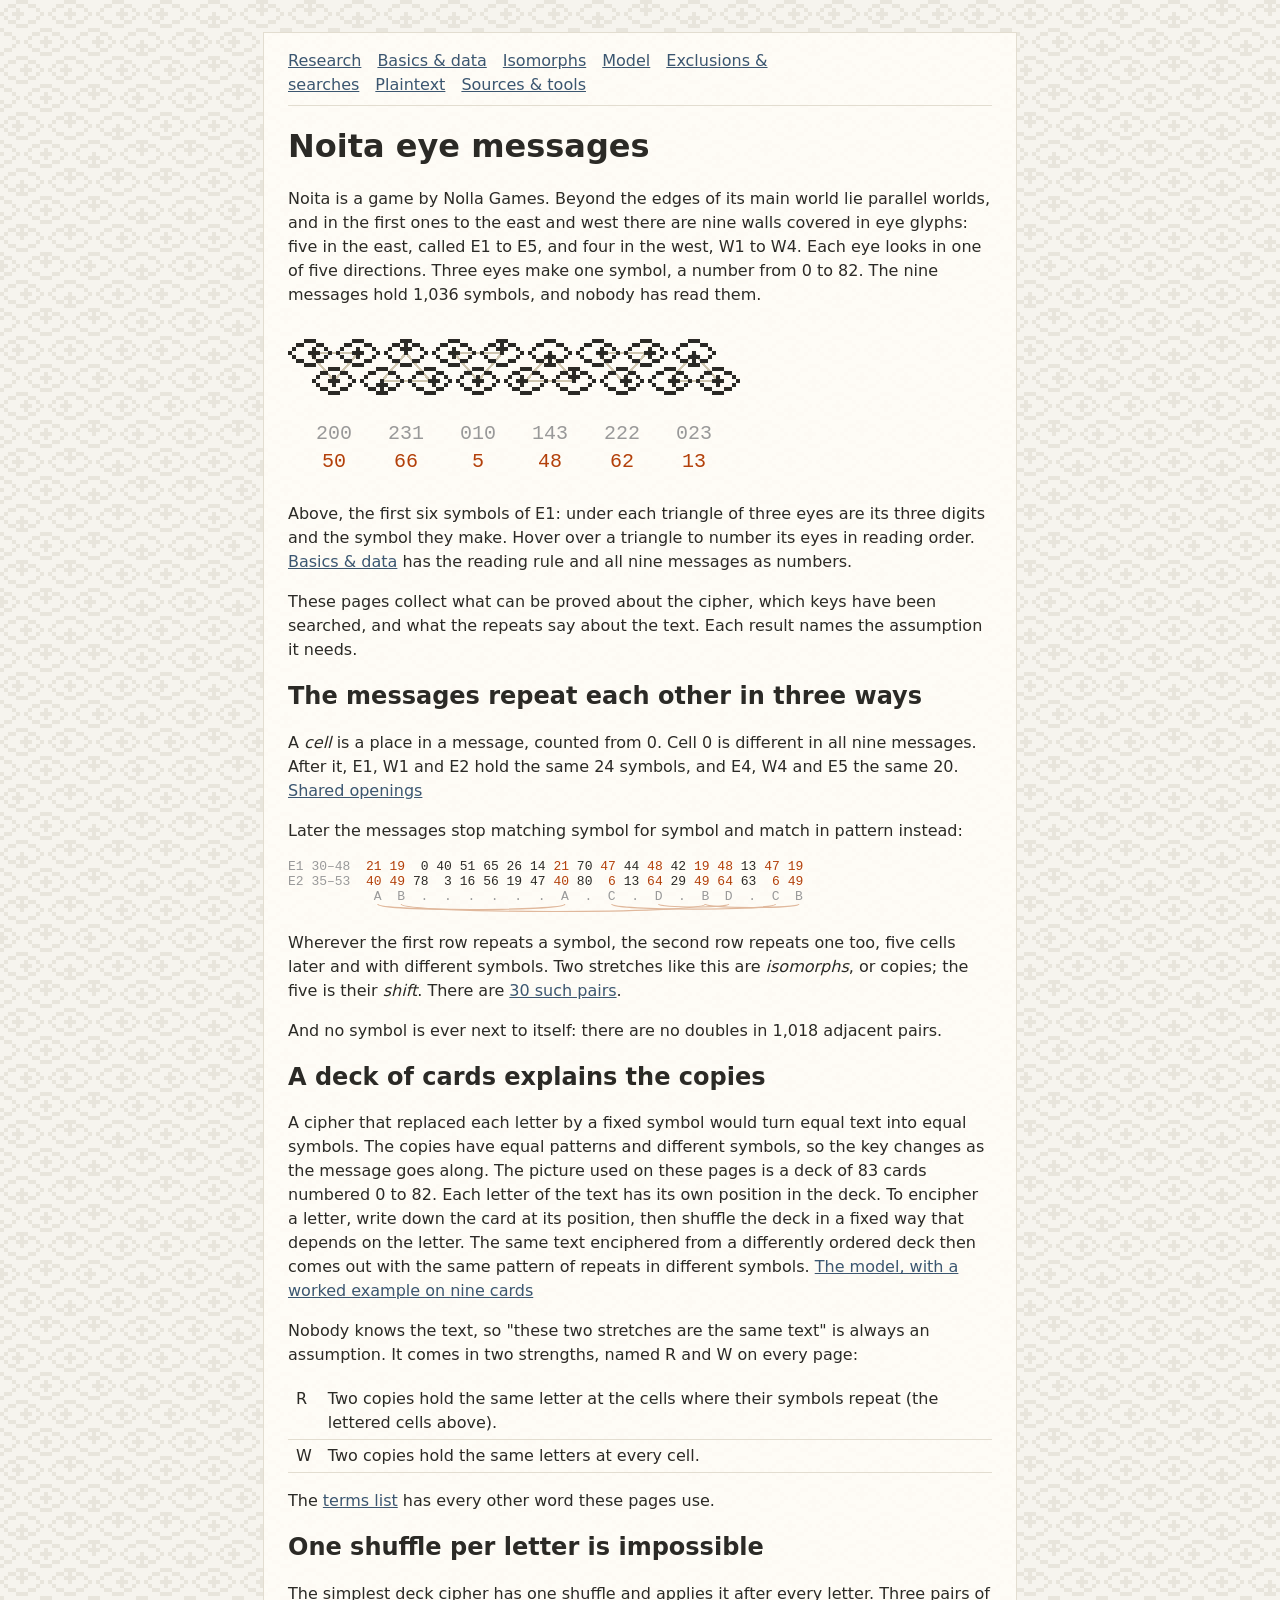
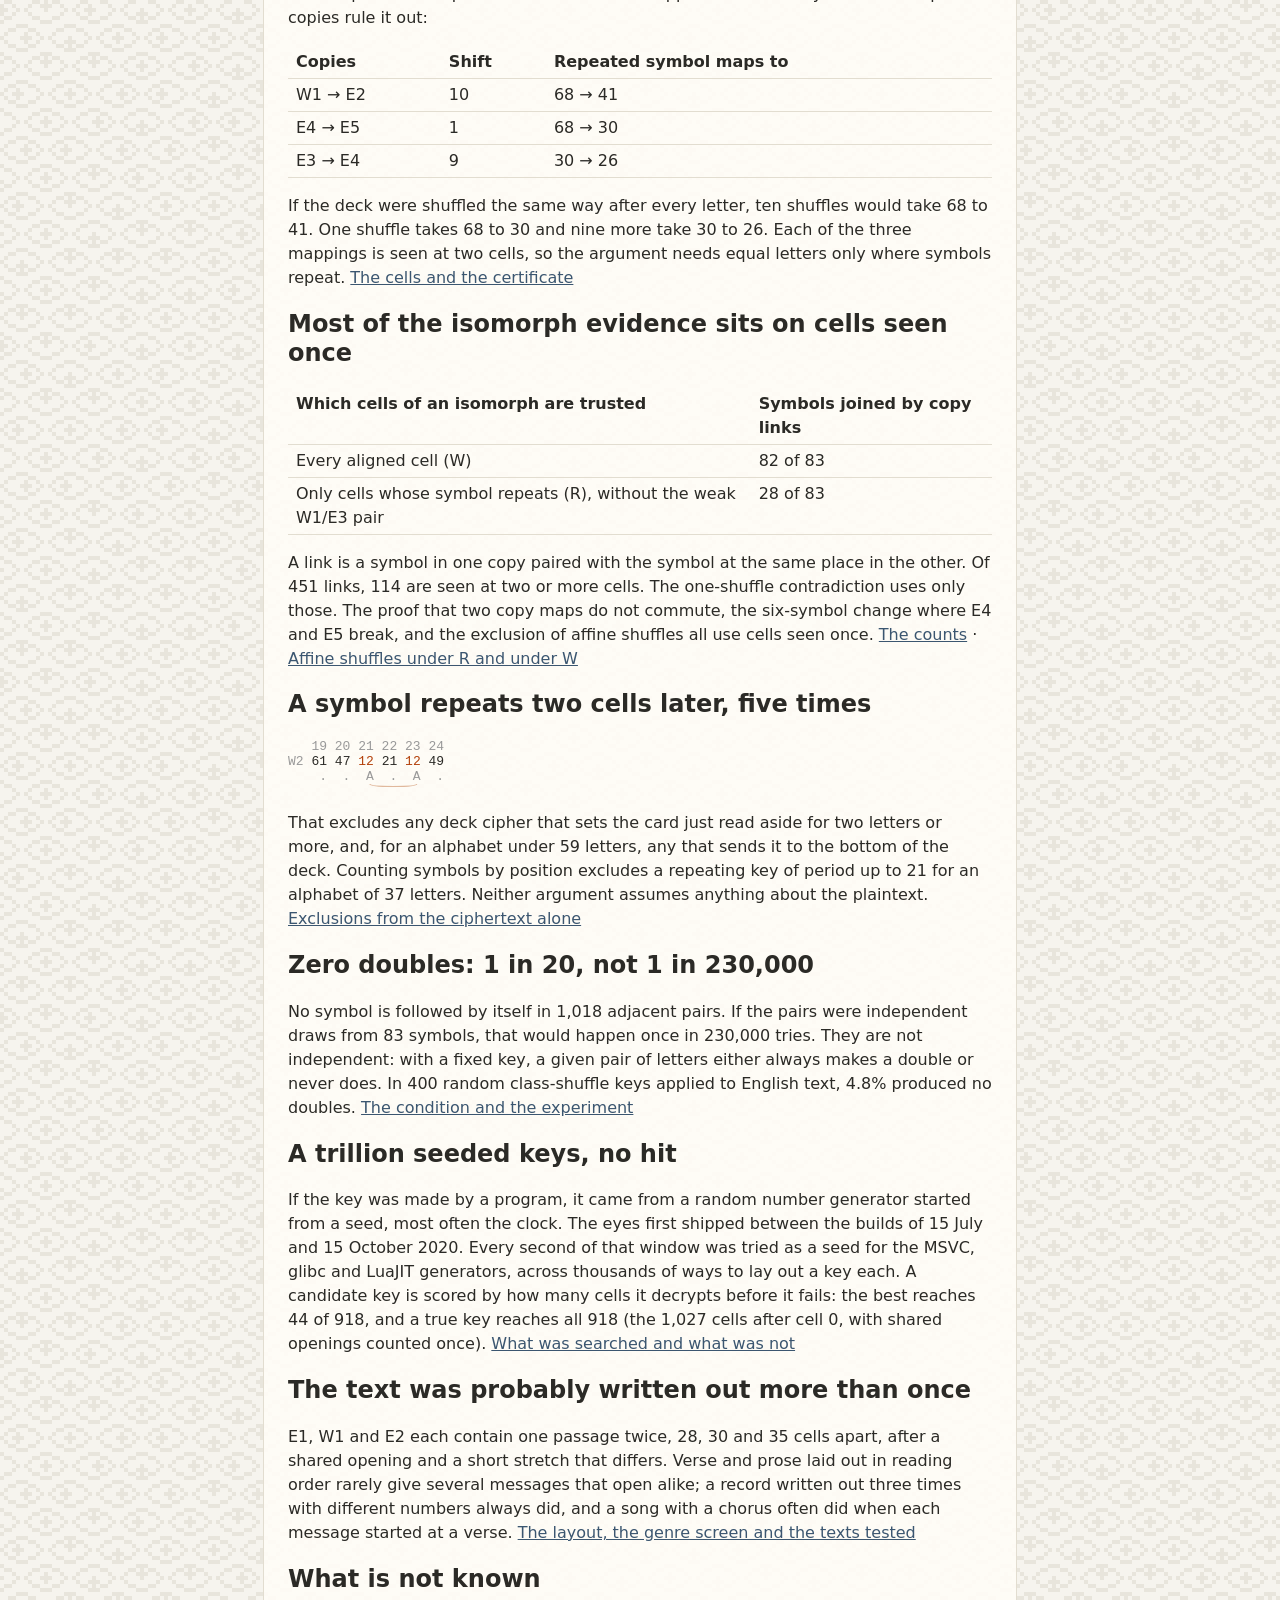
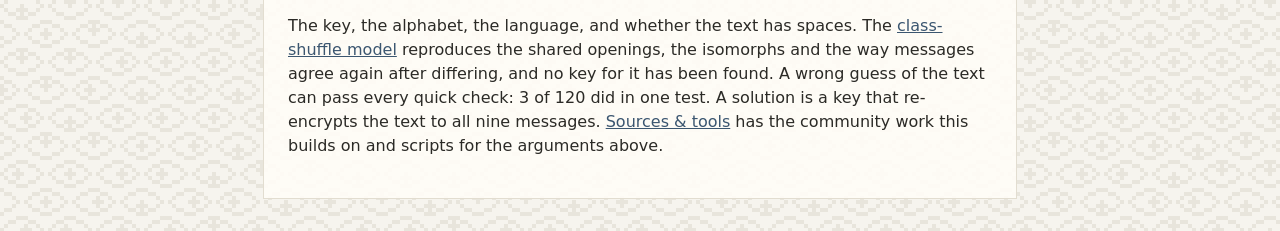
<file: index.html>
<!doctype html>
<html lang="en">
<meta charset="utf-8">
<meta name="viewport" content="width=device-width, initial-scale=1">
<title>Noita eye messages: research</title>
<link rel="icon" href="favicon.ico">
<link rel="stylesheet" href="style.css?v=6540533e">

<main>
<nav><a href="index.html">Research</a><a href="messages.html">Basics &amp; data</a><a href="isomorphs.html">Isomorphs</a><a href="model.html">Model</a><a href="ruled-out.html">Exclusions &amp; searches</a><a href="plaintext.html">Plaintext</a><a href="sources.html">Sources &amp; tools</a></nav>

<h1>Noita eye messages</h1>

<p>Noita is a game by Nolla Games. Beyond the edges of its main world lie parallel worlds, and
in the first ones to the east and west there are nine walls covered in eye glyphs: five in the
east, called E1 to E5, and four in the west, W1 to W4. Each eye looks in one of five directions.
Three eyes make one symbol, a number from 0 to 82. The nine messages hold 1,036 symbols, and
nobody has read them.</p>

<figure class="glyphs"><svg viewBox="0 0 114 39" width="456" height="156" role="img" aria-label="E1 cells 0 to 5 as eyes"><g class="cell up" tabindex="0"><title>cell 0: digits 2, 0, 0 make 50</title><polygon points="5.5,7.5 17.5,7.5 11.5,14.5"/><path d="M4 4h1v1h-1zM5 4h1v1h-1zM6 4h1v1h-1zM2 5h1v1h-1zM3 5h1v1h-1zM7 5h1v1h-1zM8 5h1v1h-1zM1 6h1v1h-1zM9 6h1v1h-1zM0 7h1v1h-1zM10 7h1v1h-1zM1 8h1v1h-1zM9 8h1v1h-1zM2 9h1v1h-1zM3 9h1v1h-1zM7 9h1v1h-1zM8 9h1v1h-1zM4 10h1v1h-1zM5 10h1v1h-1zM6 10h1v1h-1zM6 6h1v1h-1zM5 7h1v1h-1zM6 7h1v1h-1zM7 7h1v1h-1zM6 8h1v1h-1zM16 4h1v1h-1zM17 4h1v1h-1zM18 4h1v1h-1zM14 5h1v1h-1zM15 5h1v1h-1zM19 5h1v1h-1zM20 5h1v1h-1zM13 6h1v1h-1zM21 6h1v1h-1zM12 7h1v1h-1zM22 7h1v1h-1zM13 8h1v1h-1zM21 8h1v1h-1zM14 9h1v1h-1zM15 9h1v1h-1zM19 9h1v1h-1zM20 9h1v1h-1zM16 10h1v1h-1zM17 10h1v1h-1zM18 10h1v1h-1zM17 6h1v1h-1zM16 7h1v1h-1zM17 7h1v1h-1zM18 7h1v1h-1zM17 8h1v1h-1zM10 11h1v1h-1zM11 11h1v1h-1zM12 11h1v1h-1zM8 12h1v1h-1zM9 12h1v1h-1zM13 12h1v1h-1zM14 12h1v1h-1zM7 13h1v1h-1zM15 13h1v1h-1zM6 14h1v1h-1zM16 14h1v1h-1zM7 15h1v1h-1zM15 15h1v1h-1zM8 16h1v1h-1zM9 16h1v1h-1zM13 16h1v1h-1zM14 16h1v1h-1zM10 17h1v1h-1zM11 17h1v1h-1zM12 17h1v1h-1zM11 13h1v1h-1zM10 14h1v1h-1zM11 14h1v1h-1zM12 14h1v1h-1zM11 15h1v1h-1z"/><text class="order" x="5.5" y="3.0">1</text><text class="order" x="17.5" y="3.0">2</text><text class="order" x="11.5" y="21.5">3</text><text class="digits" x="11.5" y="29">200</text><text x="11.5" y="36">50</text></g><g class="cell down" tabindex="0"><title>cell 1: digits 2, 3, 1 make 66</title><polygon points="35.5,14.5 23.5,14.5 29.5,7.5"/><path d="M34 11h1v1h-1zM35 11h1v1h-1zM36 11h1v1h-1zM32 12h1v1h-1zM33 12h1v1h-1zM37 12h1v1h-1zM38 12h1v1h-1zM31 13h1v1h-1zM39 13h1v1h-1zM30 14h1v1h-1zM40 14h1v1h-1zM31 15h1v1h-1zM39 15h1v1h-1zM32 16h1v1h-1zM33 16h1v1h-1zM37 16h1v1h-1zM38 16h1v1h-1zM34 17h1v1h-1zM35 17h1v1h-1zM36 17h1v1h-1zM36 13h1v1h-1zM35 14h1v1h-1zM36 14h1v1h-1zM37 14h1v1h-1zM36 15h1v1h-1zM22 11h1v1h-1zM23 11h1v1h-1zM24 11h1v1h-1zM20 12h1v1h-1zM21 12h1v1h-1zM25 12h1v1h-1zM26 12h1v1h-1zM19 13h1v1h-1zM27 13h1v1h-1zM18 14h1v1h-1zM28 14h1v1h-1zM19 15h1v1h-1zM27 15h1v1h-1zM20 16h1v1h-1zM21 16h1v1h-1zM25 16h1v1h-1zM26 16h1v1h-1zM22 17h1v1h-1zM23 17h1v1h-1zM24 17h1v1h-1zM23 14h1v1h-1zM22 15h1v1h-1zM23 15h1v1h-1zM24 15h1v1h-1zM23 16h1v1h-1zM28 4h1v1h-1zM29 4h1v1h-1zM30 4h1v1h-1zM26 5h1v1h-1zM27 5h1v1h-1zM31 5h1v1h-1zM32 5h1v1h-1zM25 6h1v1h-1zM33 6h1v1h-1zM24 7h1v1h-1zM34 7h1v1h-1zM25 8h1v1h-1zM33 8h1v1h-1zM26 9h1v1h-1zM27 9h1v1h-1zM31 9h1v1h-1zM32 9h1v1h-1zM28 10h1v1h-1zM29 10h1v1h-1zM30 10h1v1h-1zM29 5h1v1h-1zM28 6h1v1h-1zM29 6h1v1h-1zM30 6h1v1h-1zM29 7h1v1h-1z"/><text class="order" x="35.5" y="21.5">1</text><text class="order" x="23.5" y="21.5">2</text><text class="order" x="29.5" y="3.0">3</text><text class="digits" x="29.5" y="29">231</text><text x="29.5" y="36">66</text></g><g class="cell up" tabindex="0"><title>cell 2: digits 0, 1, 0 make 5</title><polygon points="41.5,7.5 53.5,7.5 47.5,14.5"/><path d="M40 4h1v1h-1zM41 4h1v1h-1zM42 4h1v1h-1zM38 5h1v1h-1zM39 5h1v1h-1zM43 5h1v1h-1zM44 5h1v1h-1zM37 6h1v1h-1zM45 6h1v1h-1zM36 7h1v1h-1zM46 7h1v1h-1zM37 8h1v1h-1zM45 8h1v1h-1zM38 9h1v1h-1zM39 9h1v1h-1zM43 9h1v1h-1zM44 9h1v1h-1zM40 10h1v1h-1zM41 10h1v1h-1zM42 10h1v1h-1zM41 6h1v1h-1zM40 7h1v1h-1zM41 7h1v1h-1zM42 7h1v1h-1zM41 8h1v1h-1zM52 4h1v1h-1zM53 4h1v1h-1zM54 4h1v1h-1zM50 5h1v1h-1zM51 5h1v1h-1zM55 5h1v1h-1zM56 5h1v1h-1zM49 6h1v1h-1zM57 6h1v1h-1zM48 7h1v1h-1zM58 7h1v1h-1zM49 8h1v1h-1zM57 8h1v1h-1zM50 9h1v1h-1zM51 9h1v1h-1zM55 9h1v1h-1zM56 9h1v1h-1zM52 10h1v1h-1zM53 10h1v1h-1zM54 10h1v1h-1zM53 5h1v1h-1zM52 6h1v1h-1zM53 6h1v1h-1zM54 6h1v1h-1zM53 7h1v1h-1zM46 11h1v1h-1zM47 11h1v1h-1zM48 11h1v1h-1zM44 12h1v1h-1zM45 12h1v1h-1zM49 12h1v1h-1zM50 12h1v1h-1zM43 13h1v1h-1zM51 13h1v1h-1zM42 14h1v1h-1zM52 14h1v1h-1zM43 15h1v1h-1zM51 15h1v1h-1zM44 16h1v1h-1zM45 16h1v1h-1zM49 16h1v1h-1zM50 16h1v1h-1zM46 17h1v1h-1zM47 17h1v1h-1zM48 17h1v1h-1zM47 13h1v1h-1zM46 14h1v1h-1zM47 14h1v1h-1zM48 14h1v1h-1zM47 15h1v1h-1z"/><text class="order" x="41.5" y="3.0">1</text><text class="order" x="53.5" y="3.0">2</text><text class="order" x="47.5" y="21.5">3</text><text class="digits" x="47.5" y="29">010</text><text x="47.5" y="36">5</text></g><g class="cell down" tabindex="0"><title>cell 3: digits 1, 4, 3 make 48</title><polygon points="71.5,14.5 59.5,14.5 65.5,7.5"/><path d="M70 11h1v1h-1zM71 11h1v1h-1zM72 11h1v1h-1zM68 12h1v1h-1zM69 12h1v1h-1zM73 12h1v1h-1zM74 12h1v1h-1zM67 13h1v1h-1zM75 13h1v1h-1zM66 14h1v1h-1zM76 14h1v1h-1zM67 15h1v1h-1zM75 15h1v1h-1zM68 16h1v1h-1zM69 16h1v1h-1zM73 16h1v1h-1zM74 16h1v1h-1zM70 17h1v1h-1zM71 17h1v1h-1zM72 17h1v1h-1zM71 12h1v1h-1zM70 13h1v1h-1zM71 13h1v1h-1zM72 13h1v1h-1zM71 14h1v1h-1zM58 11h1v1h-1zM59 11h1v1h-1zM60 11h1v1h-1zM56 12h1v1h-1zM57 12h1v1h-1zM61 12h1v1h-1zM62 12h1v1h-1zM55 13h1v1h-1zM63 13h1v1h-1zM54 14h1v1h-1zM64 14h1v1h-1zM55 15h1v1h-1zM63 15h1v1h-1zM56 16h1v1h-1zM57 16h1v1h-1zM61 16h1v1h-1zM62 16h1v1h-1zM58 17h1v1h-1zM59 17h1v1h-1zM60 17h1v1h-1zM58 13h1v1h-1zM57 14h1v1h-1zM58 14h1v1h-1zM59 14h1v1h-1zM58 15h1v1h-1zM64 4h1v1h-1zM65 4h1v1h-1zM66 4h1v1h-1zM62 5h1v1h-1zM63 5h1v1h-1zM67 5h1v1h-1zM68 5h1v1h-1zM61 6h1v1h-1zM69 6h1v1h-1zM60 7h1v1h-1zM70 7h1v1h-1zM61 8h1v1h-1zM69 8h1v1h-1zM62 9h1v1h-1zM63 9h1v1h-1zM67 9h1v1h-1zM68 9h1v1h-1zM64 10h1v1h-1zM65 10h1v1h-1zM66 10h1v1h-1zM65 7h1v1h-1zM64 8h1v1h-1zM65 8h1v1h-1zM66 8h1v1h-1zM65 9h1v1h-1z"/><text class="order" x="71.5" y="21.5">1</text><text class="order" x="59.5" y="21.5">2</text><text class="order" x="65.5" y="3.0">3</text><text class="digits" x="65.5" y="29">143</text><text x="65.5" y="36">48</text></g><g class="cell up" tabindex="0"><title>cell 4: digits 2, 2, 2 make 62</title><polygon points="77.5,7.5 89.5,7.5 83.5,14.5"/><path d="M76 4h1v1h-1zM77 4h1v1h-1zM78 4h1v1h-1zM74 5h1v1h-1zM75 5h1v1h-1zM79 5h1v1h-1zM80 5h1v1h-1zM73 6h1v1h-1zM81 6h1v1h-1zM72 7h1v1h-1zM82 7h1v1h-1zM73 8h1v1h-1zM81 8h1v1h-1zM74 9h1v1h-1zM75 9h1v1h-1zM79 9h1v1h-1zM80 9h1v1h-1zM76 10h1v1h-1zM77 10h1v1h-1zM78 10h1v1h-1zM78 6h1v1h-1zM77 7h1v1h-1zM78 7h1v1h-1zM79 7h1v1h-1zM78 8h1v1h-1zM88 4h1v1h-1zM89 4h1v1h-1zM90 4h1v1h-1zM86 5h1v1h-1zM87 5h1v1h-1zM91 5h1v1h-1zM92 5h1v1h-1zM85 6h1v1h-1zM93 6h1v1h-1zM84 7h1v1h-1zM94 7h1v1h-1zM85 8h1v1h-1zM93 8h1v1h-1zM86 9h1v1h-1zM87 9h1v1h-1zM91 9h1v1h-1zM92 9h1v1h-1zM88 10h1v1h-1zM89 10h1v1h-1zM90 10h1v1h-1zM90 6h1v1h-1zM89 7h1v1h-1zM90 7h1v1h-1zM91 7h1v1h-1zM90 8h1v1h-1zM82 11h1v1h-1zM83 11h1v1h-1zM84 11h1v1h-1zM80 12h1v1h-1zM81 12h1v1h-1zM85 12h1v1h-1zM86 12h1v1h-1zM79 13h1v1h-1zM87 13h1v1h-1zM78 14h1v1h-1zM88 14h1v1h-1zM79 15h1v1h-1zM87 15h1v1h-1zM80 16h1v1h-1zM81 16h1v1h-1zM85 16h1v1h-1zM86 16h1v1h-1zM82 17h1v1h-1zM83 17h1v1h-1zM84 17h1v1h-1zM84 13h1v1h-1zM83 14h1v1h-1zM84 14h1v1h-1zM85 14h1v1h-1zM84 15h1v1h-1z"/><text class="order" x="77.5" y="3.0">1</text><text class="order" x="89.5" y="3.0">2</text><text class="order" x="83.5" y="21.5">3</text><text class="digits" x="83.5" y="29">222</text><text x="83.5" y="36">62</text></g><g class="cell down" tabindex="0"><title>cell 5: digits 0, 2, 3 make 13</title><polygon points="107.5,14.5 95.5,14.5 101.5,7.5"/><path d="M106 11h1v1h-1zM107 11h1v1h-1zM108 11h1v1h-1zM104 12h1v1h-1zM105 12h1v1h-1zM109 12h1v1h-1zM110 12h1v1h-1zM103 13h1v1h-1zM111 13h1v1h-1zM102 14h1v1h-1zM112 14h1v1h-1zM103 15h1v1h-1zM111 15h1v1h-1zM104 16h1v1h-1zM105 16h1v1h-1zM109 16h1v1h-1zM110 16h1v1h-1zM106 17h1v1h-1zM107 17h1v1h-1zM108 17h1v1h-1zM107 13h1v1h-1zM106 14h1v1h-1zM107 14h1v1h-1zM108 14h1v1h-1zM107 15h1v1h-1zM94 11h1v1h-1zM95 11h1v1h-1zM96 11h1v1h-1zM92 12h1v1h-1zM93 12h1v1h-1zM97 12h1v1h-1zM98 12h1v1h-1zM91 13h1v1h-1zM99 13h1v1h-1zM90 14h1v1h-1zM100 14h1v1h-1zM91 15h1v1h-1zM99 15h1v1h-1zM92 16h1v1h-1zM93 16h1v1h-1zM97 16h1v1h-1zM98 16h1v1h-1zM94 17h1v1h-1zM95 17h1v1h-1zM96 17h1v1h-1zM96 13h1v1h-1zM95 14h1v1h-1zM96 14h1v1h-1zM97 14h1v1h-1zM96 15h1v1h-1zM100 4h1v1h-1zM101 4h1v1h-1zM102 4h1v1h-1zM98 5h1v1h-1zM99 5h1v1h-1zM103 5h1v1h-1zM104 5h1v1h-1zM97 6h1v1h-1zM105 6h1v1h-1zM96 7h1v1h-1zM106 7h1v1h-1zM97 8h1v1h-1zM105 8h1v1h-1zM98 9h1v1h-1zM99 9h1v1h-1zM103 9h1v1h-1zM104 9h1v1h-1zM100 10h1v1h-1zM101 10h1v1h-1zM102 10h1v1h-1zM101 7h1v1h-1zM100 8h1v1h-1zM101 8h1v1h-1zM102 8h1v1h-1zM101 9h1v1h-1z"/><text class="order" x="107.5" y="21.5">1</text><text class="order" x="95.5" y="21.5">2</text><text class="order" x="101.5" y="3.0">3</text><text class="digits" x="101.5" y="29">023</text><text x="101.5" y="36">13</text></g></svg></figure>

<p>Above, the first six symbols of E1: under each triangle of three eyes are its three digits and
the symbol they make. Hover over a triangle to number its eyes in reading order.
<a href="messages.html">Basics &amp; data</a> has the reading rule and all
nine messages as numbers.</p>

<p>These pages collect what can be proved about the cipher, which keys have been searched, and
what the repeats say about the text. Each result names the assumption it needs.</p>

<h2>The messages repeat each other in three ways</h2>

<p>A <i>cell</i> is a place in a message, counted from 0. Cell 0 is different in all nine
messages. After it, E1, W1 and E2 hold the same 24 symbols, and E4, W4 and E5 the same 20.
<a href="messages.html#openings">Shared openings</a></p>

<p>Later the messages stop matching symbol for symbol and match in pattern instead:</p>

<pre class="exhibit"><span class="dim">E1 30–48 </span> <span data-i="0" data-k="0"><b>21</b></span> <span data-i="1" data-k="1"><b>19</b></span> <span data-i="2"> 0</span> <span data-i="3">40</span> <span data-i="4">51</span> <span data-i="5">65</span> <span data-i="6">26</span> <span data-i="7">14</span> <span data-i="8" data-k="0"><b>21</b></span> <span data-i="9">70</span> <span data-i="10" data-k="9"><b>47</b></span> <span data-i="11">44</span> <span data-i="12" data-k="11"><b>48</b></span> <span data-i="13">42</span> <span data-i="14" data-k="1"><b>19</b></span> <span data-i="15" data-k="11"><b>48</b></span> <span data-i="16">13</span> <span data-i="17" data-k="9"><b>47</b></span> <span data-i="18" data-k="1"><b>19</b></span>
<span class="dim">E2 35–53 </span> <span data-i="0" data-k="0"><b>40</b></span> <span data-i="1" data-k="1"><b>49</b></span> <span data-i="2">78</span> <span data-i="3"> 3</span> <span data-i="4">16</span> <span data-i="5">56</span> <span data-i="6">19</span> <span data-i="7">47</span> <span data-i="8" data-k="0"><b>40</b></span> <span data-i="9">80</span> <span data-i="10" data-k="9"><b> 6</b></span> <span data-i="11">13</span> <span data-i="12" data-k="11"><b>64</b></span> <span data-i="13">29</span> <span data-i="14" data-k="1"><b>49</b></span> <span data-i="15" data-k="11"><b>64</b></span> <span data-i="16">63</span> <span data-i="17" data-k="9"><b> 6</b></span> <span data-i="18" data-k="1"><b>49</b></span>
<span class="dim">           A  B  .  .  .  .  .  .  A  .  C  .  D  .  B  D  .  C  B</span>
<svg class="arcs" viewBox="0 0 66 11" preserveAspectRatio="none" style="width:66ch" aria-hidden="true"><path data-k="0" d="M11.5 0C11.5 7.3 35.5 7.3 35.5 0"/><path data-k="1" d="M14.5 0C14.5 10.0 53.5 10.0 53.5 0"/><path data-k="9" d="M41.5 0C41.5 6.7 62.5 6.7 62.5 0"/><path data-k="11" d="M47.5 0C47.5 4.0 56.5 4.0 56.5 0"/><path data-k="1" d="M53.5 0C53.5 4.7 65.5 4.7 65.5 0"/></svg></pre>

<p>Wherever the first row repeats a symbol, the second row repeats one too, five cells later and
with different symbols. Two stretches like this are <i>isomorphs</i>, or copies; the five is their
<i>shift</i>. There are <a href="isomorphs.html">30 such pairs</a>.</p>

<p>And no symbol is ever next to itself: there are no doubles in 1,018 adjacent pairs.</p>

<h2>A deck of cards explains the copies</h2>

<p>A cipher that replaced each letter by a fixed symbol would turn equal text into equal symbols.
The copies have equal patterns and different symbols, so the key changes as the message goes
along. The picture used on these pages is a deck of 83 cards numbered 0 to 82. Each letter of
the text has its own position in the deck. To encipher a letter, write down the card at its
position, then shuffle the deck in a fixed way that depends on the letter. The same text
enciphered from a differently ordered deck then comes out with the same pattern of repeats in
different symbols. <a href="model.html">The model, with a worked example on nine cards</a></p>

<p>Nobody knows the text, so "these two stretches are the same text" is always an assumption. It
comes in two strengths, named R and W on every page:</p>

<table>
  <tr><td>R</td><td>Two copies hold the same letter at the cells where their symbols repeat
    (the lettered cells above).</td></tr>
  <tr><td>W</td><td>Two copies hold the same letters at every cell.</td></tr>
</table>

<p>The <a href="model.html#terms">terms list</a> has every other word these pages use.</p>

<h2>One shuffle per letter is impossible</h2>

<p>The simplest deck cipher has one shuffle and applies it after every letter. Three pairs of
copies rule it out:</p>

<table>
  <tr><th>Copies</th><th>Shift</th><th>Repeated symbol maps to</th></tr>
  <tr><td>W1 → E2</td><td>10</td><td>68 → 41</td></tr>
  <tr><td>E4 → E5</td><td>1</td><td>68 → 30</td></tr>
  <tr><td>E3 → E4</td><td>9</td><td>30 → 26</td></tr>
</table>

<p>If the deck were shuffled the same way after every letter, ten shuffles would take 68 to 41.
One shuffle takes 68 to 30 and nine more take 30 to 26. Each of the three mappings is seen at two
cells, so the argument needs equal letters only where symbols repeat.
<a href="isomorphs.html#one-shuffle">The cells and the certificate</a></p>

<h2>Most of the isomorph evidence sits on cells seen once</h2>

<table>
  <tr><th>Which cells of an isomorph are trusted</th><th>Symbols joined by copy links</th></tr>
  <tr><td>Every aligned cell (W)</td><td>82 of 83</td></tr>
  <tr><td>Only cells whose symbol repeats (R), without the weak W1/E3 pair</td><td>28 of 83</td></tr>
</table>

<p>A link is a symbol in one copy paired with the symbol at the same place in the other. Of 451
links, 114 are seen at two or more cells. The one-shuffle
contradiction uses only those. The proof that two copy maps do not commute, the six-symbol change
where E4 and E5 break, and the exclusion of affine shuffles all use cells seen once.
<a href="isomorphs.html#support">The counts</a> ·
<a href="ruled-out.html#affine">Affine shuffles under R and under W</a></p>

<h2>A symbol repeats two cells later, five times</h2>

<pre class="exhibit"><span class="dim">   19 20 21 22 23 24</span>
<span class="dim">W2</span> <span data-i="0">61</span> <span data-i="1">47</span> <span data-i="2" data-k="2"><b>12</b></span> <span data-i="3">21</span> <span data-i="4" data-k="2"><b>12</b></span> <span data-i="5">49</span>
<span class="dim">    .  .  A  .  A  .</span>
<svg class="arcs" viewBox="0 0 20 11" preserveAspectRatio="none" style="width:20ch" aria-hidden="true"><path data-k="2" d="M10.5 0C10.5 3.3 16.5 3.3 16.5 0"/></svg></pre>

<p>That excludes any deck cipher that sets the card just read aside for two letters or more, and,
for an alphabet under 59 letters, any that sends it to the bottom of the deck. Counting symbols by position excludes a repeating key of period
up to 21 for an alphabet of 37 letters. Neither argument assumes anything about the plaintext.
<a href="ruled-out.html#free">Exclusions from the ciphertext alone</a></p>

<h2>Zero doubles: 1 in 20, not 1 in 230,000</h2>

<p>No symbol is followed by itself in 1,018 adjacent pairs. If the pairs were independent draws
from 83 symbols, that would happen once in 230,000 tries. They are not independent: with a fixed
key, a given pair of letters either always makes a double or never does. In 400 random
class-shuffle keys applied to English text, 4.8% produced no doubles.
<a href="model.html#doubles">The condition and the experiment</a></p>

<h2>A trillion seeded keys, no hit</h2>

<p>If the key was made by a program, it came from a random number generator started from a seed,
most often the clock. The eyes first shipped between the builds of 15 July and 15 October 2020.
Every second of that window was tried as a seed for the MSVC, glibc and LuaJIT generators, across
thousands of ways to lay out a key each. A candidate key is scored by how many cells it decrypts
before it fails: the best reaches 44 of 918, and a true key reaches all 918 (the 1,027 cells
after cell 0, with shared openings counted once).
<a href="ruled-out.html#searches">What was searched and what was not</a></p>

<h2>The text was probably written out more than once</h2>

<p>E1, W1 and E2 each contain one passage twice, 28, 30 and 35 cells apart, after a shared opening
and a short stretch that differs. Verse and prose laid out in reading order rarely give several
messages that open alike; a record written out three times with different numbers always did,
and a song with a chorus often did when each message started at a verse.
<a href="plaintext.html">The layout, the genre screen and the texts tested</a></p>

<h2>What is not known</h2>

<p>The key, the alphabet, the language, and whether the text has spaces. The
<a href="model.html">class-shuffle model</a> reproduces the shared openings, the isomorphs and the
way messages agree again after differing, and no key for it has been found. A wrong guess of
the text can pass every quick check: 3 of 120 did in one test. A solution is a key that
re-encrypts the text to all nine messages. <a href="sources.html">Sources &amp; tools</a> has the
community work this builds on and scripts for the arguments above.</p>
</main>
<script src="eyes-bg.js?v=bd0eac51" data-mode="random"></script>
<script src="site.js?v=1ce5df36"></script>
</file>
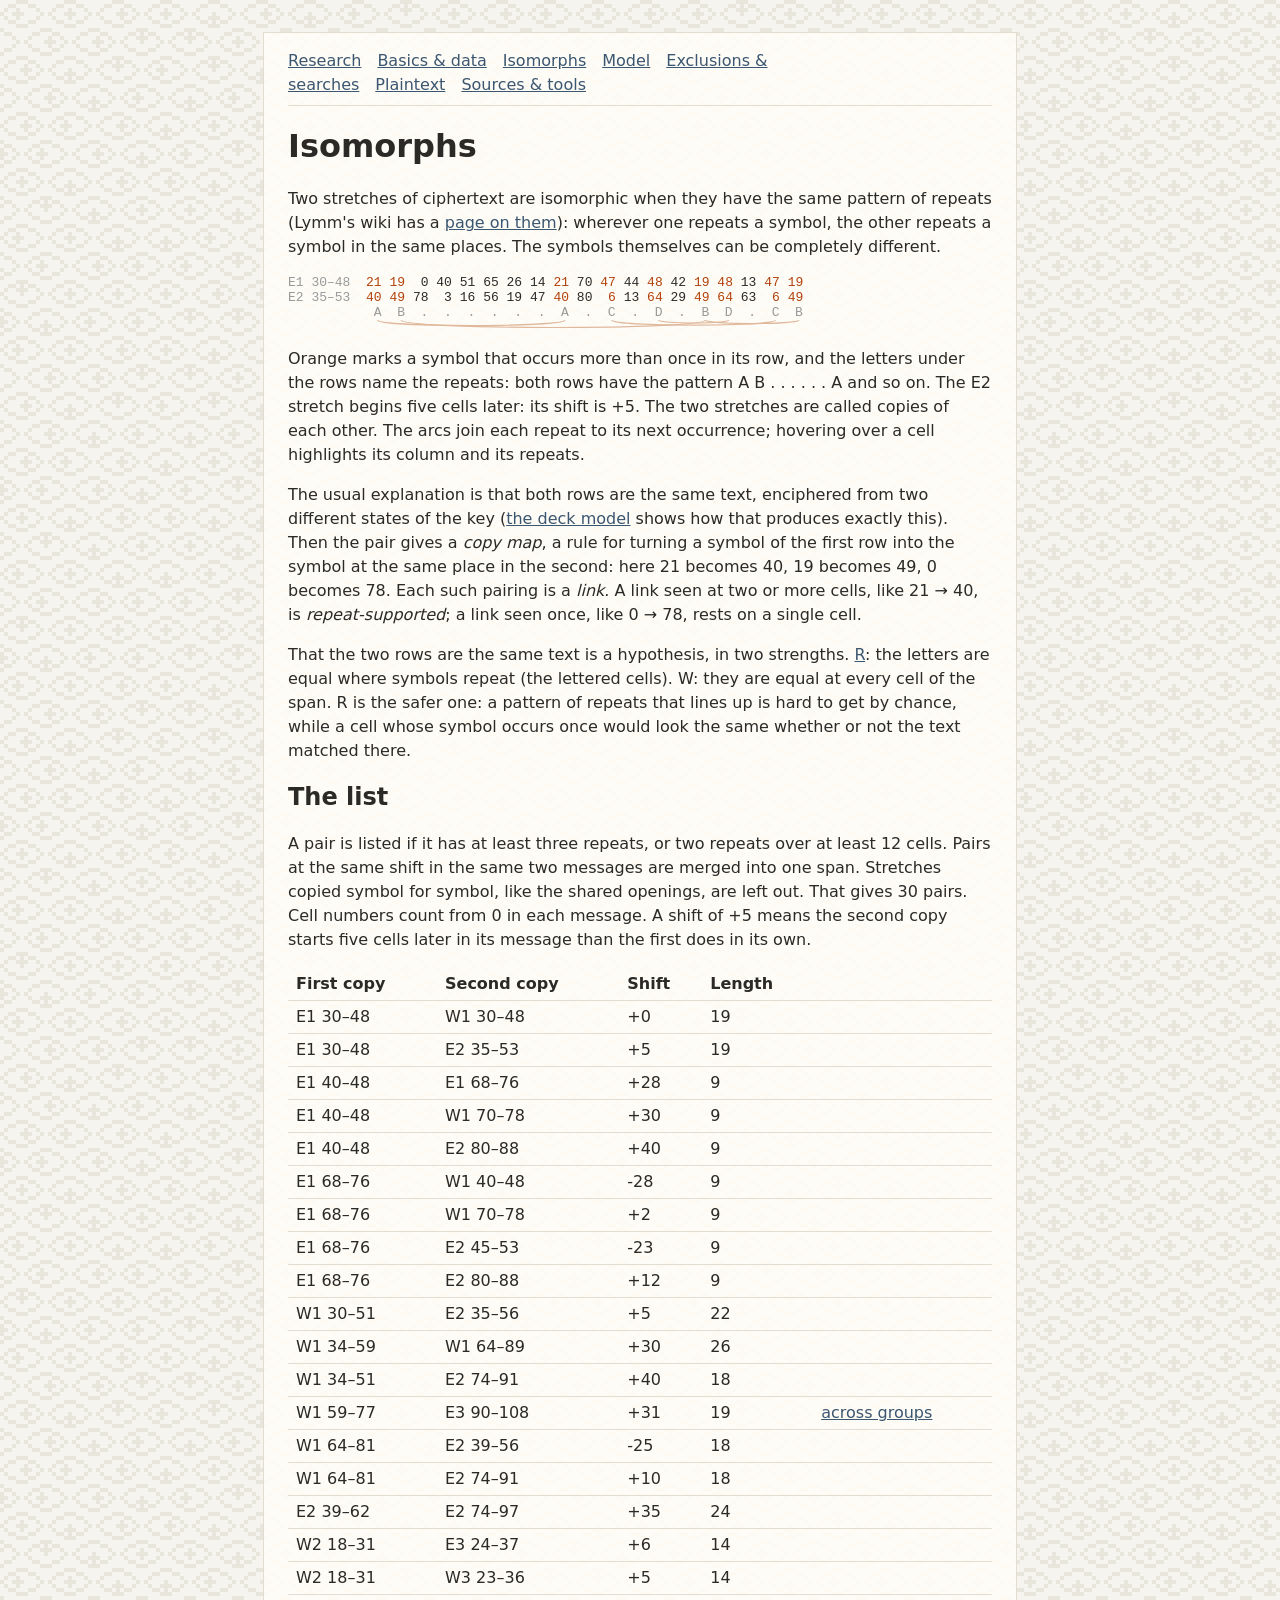
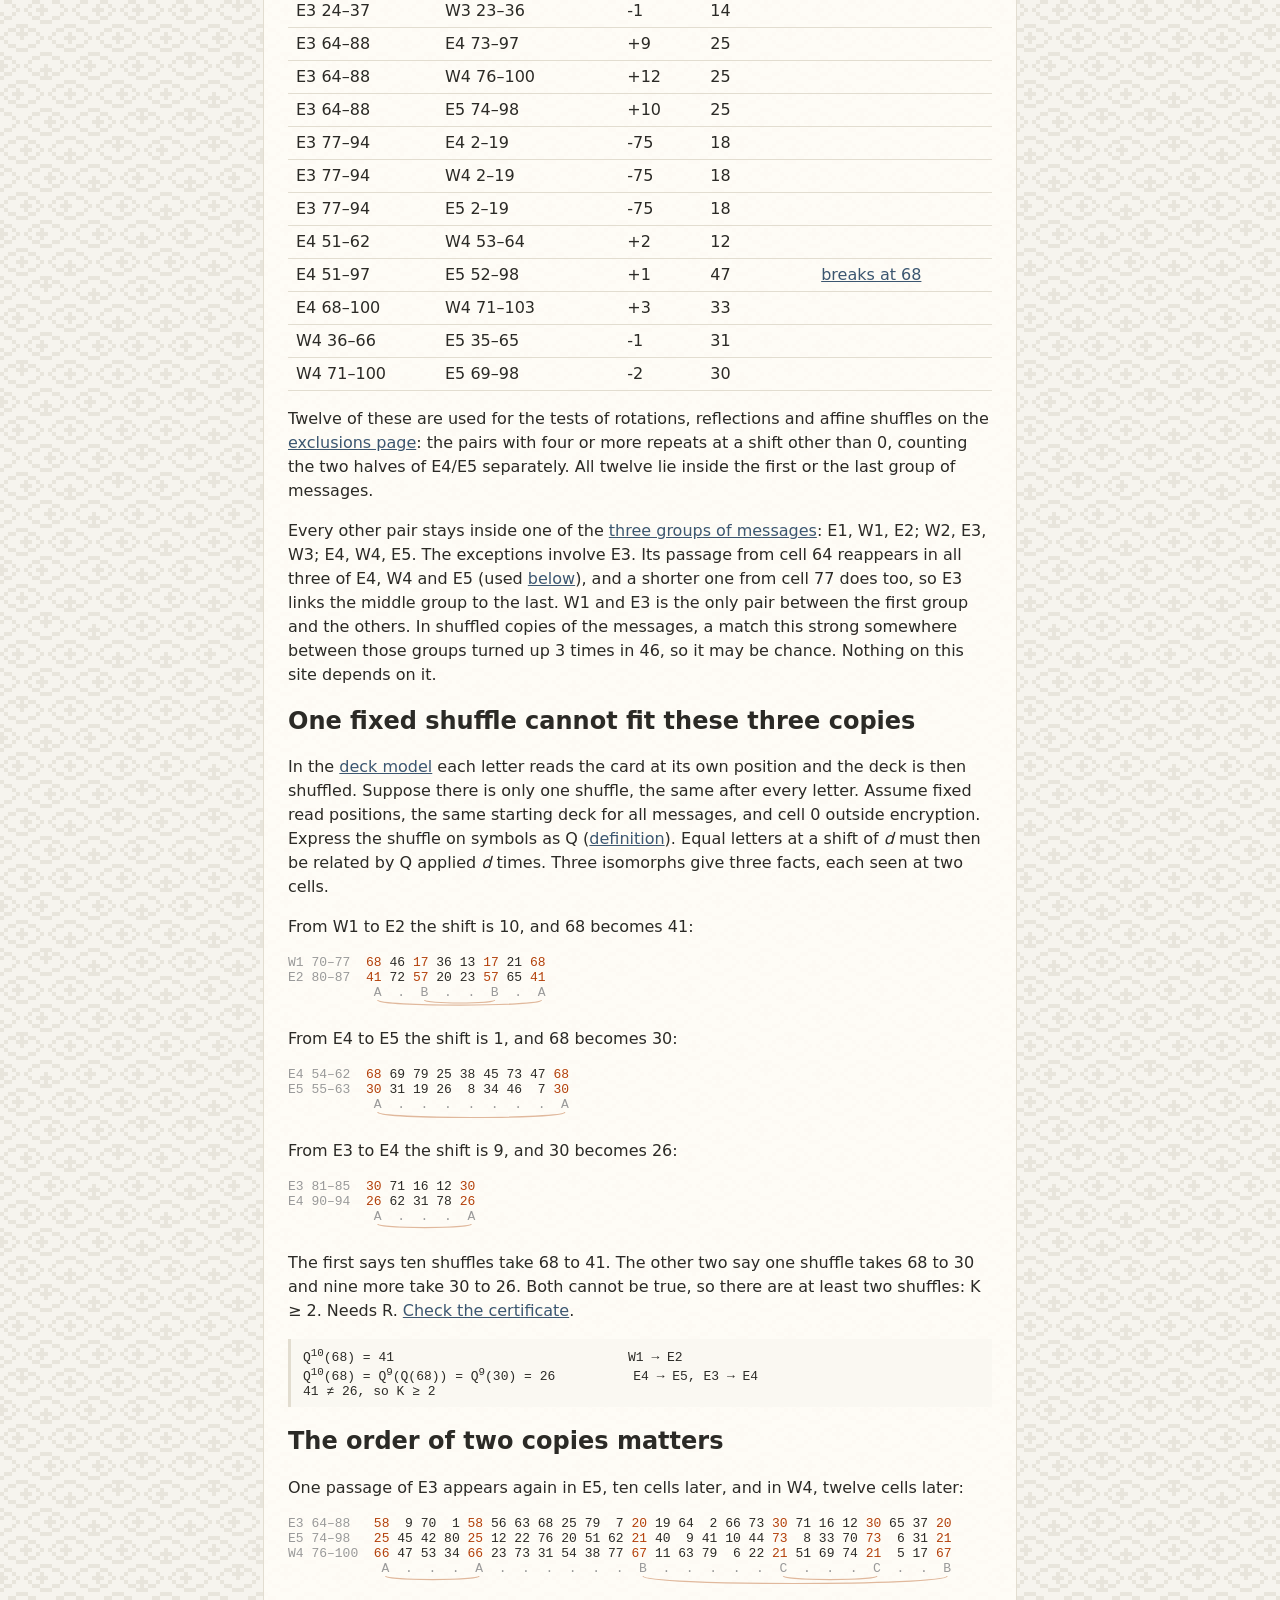
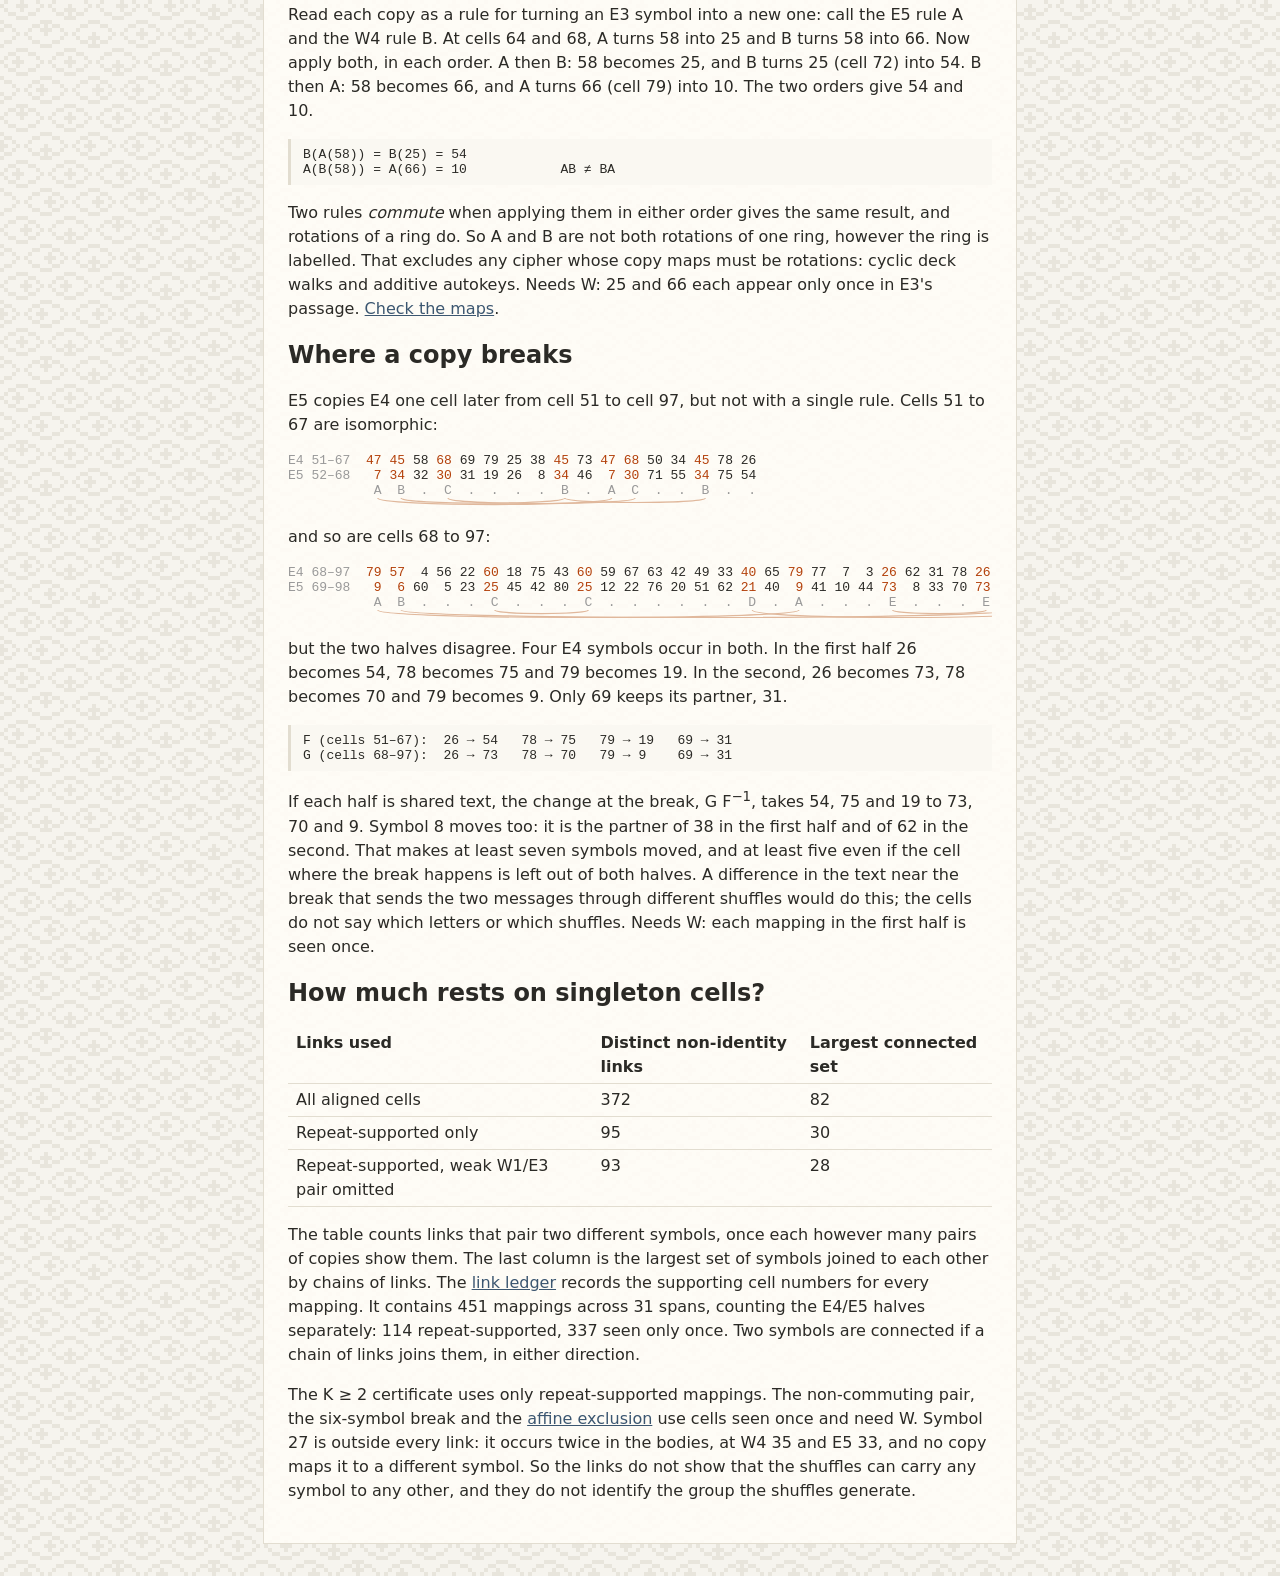
<file: isomorphs.html>
<!doctype html>
<html lang="en">
<meta charset="utf-8">
<meta name="viewport" content="width=device-width, initial-scale=1">
<title>Isomorphs: Noita eye messages</title>
<link rel="icon" href="favicon.ico">
<link rel="stylesheet" href="style.css?v=6540533e">

<main>
<nav><a href="index.html">Research</a><a href="messages.html">Basics &amp; data</a><a href="isomorphs.html">Isomorphs</a><a href="model.html">Model</a><a href="ruled-out.html">Exclusions &amp; searches</a><a href="plaintext.html">Plaintext</a><a href="sources.html">Sources &amp; tools</a></nav>

<h1>Isomorphs</h1>

<p>Two stretches of ciphertext are isomorphic when they have the same pattern of repeats
(Lymm's wiki has a
<a href="https://github.com/Lymm37/eye-messages/wiki/Isomorphs-(Gap-Patterns)">page on them</a>): wherever
one repeats a symbol, the other repeats a symbol in the same places. The symbols themselves can be
completely different.</p>

<pre class="exhibit"><span class="dim">E1 30–48 </span> <span data-i="0" data-k="0"><b>21</b></span> <span data-i="1" data-k="1"><b>19</b></span> <span data-i="2"> 0</span> <span data-i="3">40</span> <span data-i="4">51</span> <span data-i="5">65</span> <span data-i="6">26</span> <span data-i="7">14</span> <span data-i="8" data-k="0"><b>21</b></span> <span data-i="9">70</span> <span data-i="10" data-k="9"><b>47</b></span> <span data-i="11">44</span> <span data-i="12" data-k="11"><b>48</b></span> <span data-i="13">42</span> <span data-i="14" data-k="1"><b>19</b></span> <span data-i="15" data-k="11"><b>48</b></span> <span data-i="16">13</span> <span data-i="17" data-k="9"><b>47</b></span> <span data-i="18" data-k="1"><b>19</b></span>
<span class="dim">E2 35–53 </span> <span data-i="0" data-k="0"><b>40</b></span> <span data-i="1" data-k="1"><b>49</b></span> <span data-i="2">78</span> <span data-i="3"> 3</span> <span data-i="4">16</span> <span data-i="5">56</span> <span data-i="6">19</span> <span data-i="7">47</span> <span data-i="8" data-k="0"><b>40</b></span> <span data-i="9">80</span> <span data-i="10" data-k="9"><b> 6</b></span> <span data-i="11">13</span> <span data-i="12" data-k="11"><b>64</b></span> <span data-i="13">29</span> <span data-i="14" data-k="1"><b>49</b></span> <span data-i="15" data-k="11"><b>64</b></span> <span data-i="16">63</span> <span data-i="17" data-k="9"><b> 6</b></span> <span data-i="18" data-k="1"><b>49</b></span>
<span class="dim">           A  B  .  .  .  .  .  .  A  .  C  .  D  .  B  D  .  C  B</span>
<svg class="arcs" viewBox="0 0 66 11" preserveAspectRatio="none" style="width:66ch" aria-hidden="true"><path data-k="0" d="M11.5 0C11.5 7.3 35.5 7.3 35.5 0"/><path data-k="1" d="M14.5 0C14.5 10.0 53.5 10.0 53.5 0"/><path data-k="9" d="M41.5 0C41.5 6.7 62.5 6.7 62.5 0"/><path data-k="11" d="M47.5 0C47.5 4.0 56.5 4.0 56.5 0"/><path data-k="1" d="M53.5 0C53.5 4.7 65.5 4.7 65.5 0"/></svg></pre>

<p>Orange marks a symbol that occurs more than once in its row, and the letters under the rows
name the repeats: both rows have the pattern A B . . . . . . A and so on. The E2 stretch begins
five cells later: its shift is +5. The two stretches are called copies of each other. The arcs
join each repeat to its next occurrence; hovering over a cell highlights its column and its repeats.</p>

<p>The usual explanation is that both rows are the same text, enciphered from two different
states of the key (<a href="model.html#toy">the deck model</a> shows how that produces exactly
this). Then the pair gives a <i>copy map</i>, a rule for turning a symbol of the first row into
the symbol at the same place in the second: here 21 becomes 40, 19 becomes 49, 0 becomes 78. Each
such pairing is a <i>link</i>. A link seen at two or more cells, like 21 → 40, is
<i>repeat-supported</i>; a link seen once, like 0 → 78, rests on a single cell.</p>

<p>That the two rows are the same text is a hypothesis, in two strengths.
<a href="model.html#assumptions">R</a>: the letters are equal where symbols repeat (the lettered
cells). W: they are equal at every cell of the span. R is the safer one: a pattern of repeats
that lines up is hard to get by chance, while a cell whose symbol occurs once would look the
same whether or not the text matched there.</p>

<h2>The list</h2>

<p>A pair is listed if it has at least three repeats, or two repeats over at least 12 cells. Pairs
at the same shift in the same two messages are merged into one span. Stretches copied symbol for
symbol, like the shared openings, are left out. That gives 30 pairs. Cell numbers count from 0 in
each message. A shift of +5 means the second copy starts five cells later in its message than
the first does in its own.</p>

<table>
<tr><th>First copy</th><th>Second copy</th><th>Shift</th><th>Length</th><th></th></tr>
<tr><td>E1 30–48</td><td>W1 30–48</td><td>+0</td><td>19</td><td></td></tr>
<tr><td>E1 30–48</td><td>E2 35–53</td><td>+5</td><td>19</td><td></td></tr>
<tr><td>E1 40–48</td><td>E1 68–76</td><td>+28</td><td>9</td><td></td></tr>
<tr><td>E1 40–48</td><td>W1 70–78</td><td>+30</td><td>9</td><td></td></tr>
<tr><td>E1 40–48</td><td>E2 80–88</td><td>+40</td><td>9</td><td></td></tr>
<tr><td>E1 68–76</td><td>W1 40–48</td><td>-28</td><td>9</td><td></td></tr>
<tr><td>E1 68–76</td><td>W1 70–78</td><td>+2</td><td>9</td><td></td></tr>
<tr><td>E1 68–76</td><td>E2 45–53</td><td>-23</td><td>9</td><td></td></tr>
<tr><td>E1 68–76</td><td>E2 80–88</td><td>+12</td><td>9</td><td></td></tr>
<tr><td>W1 30–51</td><td>E2 35–56</td><td>+5</td><td>22</td><td></td></tr>
<tr><td>W1 34–59</td><td>W1 64–89</td><td>+30</td><td>26</td><td></td></tr>
<tr><td>W1 34–51</td><td>E2 74–91</td><td>+40</td><td>18</td><td></td></tr>
<tr><td>W1 59–77</td><td>E3 90–108</td><td>+31</td><td>19</td><td><a href="#weak">across groups</a></td></tr>
<tr><td>W1 64–81</td><td>E2 39–56</td><td>-25</td><td>18</td><td></td></tr>
<tr><td>W1 64–81</td><td>E2 74–91</td><td>+10</td><td>18</td><td></td></tr>
<tr><td>E2 39–62</td><td>E2 74–97</td><td>+35</td><td>24</td><td></td></tr>
<tr><td>W2 18–31</td><td>E3 24–37</td><td>+6</td><td>14</td><td></td></tr>
<tr><td>W2 18–31</td><td>W3 23–36</td><td>+5</td><td>14</td><td></td></tr>
<tr><td>E3 24–37</td><td>W3 23–36</td><td>-1</td><td>14</td><td></td></tr>
<tr><td>E3 64–88</td><td>E4 73–97</td><td>+9</td><td>25</td><td></td></tr>
<tr><td>E3 64–88</td><td>W4 76–100</td><td>+12</td><td>25</td><td></td></tr>
<tr><td>E3 64–88</td><td>E5 74–98</td><td>+10</td><td>25</td><td></td></tr>
<tr><td>E3 77–94</td><td>E4 2–19</td><td>-75</td><td>18</td><td></td></tr>
<tr><td>E3 77–94</td><td>W4 2–19</td><td>-75</td><td>18</td><td></td></tr>
<tr><td>E3 77–94</td><td>E5 2–19</td><td>-75</td><td>18</td><td></td></tr>
<tr><td>E4 51–62</td><td>W4 53–64</td><td>+2</td><td>12</td><td></td></tr>
<tr><td>E4 51–97</td><td>E5 52–98</td><td>+1</td><td>47</td><td><a href="#break">breaks at 68</a></td></tr>
<tr><td>E4 68–100</td><td>W4 71–103</td><td>+3</td><td>33</td><td></td></tr>
<tr><td>W4 36–66</td><td>E5 35–65</td><td>-1</td><td>31</td><td></td></tr>
<tr><td>W4 71–100</td><td>E5 69–98</td><td>-2</td><td>30</td><td></td></tr>
</table>

<p id="twelve">Twelve of these are used for the tests of rotations, reflections and affine
shuffles on the <a href="ruled-out.html#w">exclusions page</a>: the pairs with four or more
repeats at a shift other than 0, counting the two halves of E4/E5 separately. All twelve lie
inside the first or the last group of messages.</p>

<p id="weak">Every other pair stays inside one of the
<a href="messages.html#openings">three groups of messages</a>: E1, W1, E2; W2, E3, W3; E4, W4, E5.
The exceptions involve E3. Its passage from cell 64 reappears in all three of E4, W4 and E5
(used <a href="#commute">below</a>), and a shorter one from cell 77 does too, so E3 links the middle
group to the last. W1 and E3 is the only pair between the first group and the others.
In shuffled copies of the messages, a match this strong somewhere between those groups turned up 3
times in 46, so it may be chance. Nothing on this site depends on it.</p>

<h2 id="one-shuffle">One fixed shuffle cannot fit these three copies</h2>

<p>In the <a href="model.html">deck model</a> each letter reads the card at its own position and
the deck is then shuffled. Suppose there is only one shuffle, the same after every letter.
Assume fixed read positions, the same starting deck for all
messages, and cell 0 outside encryption. Express the shuffle on symbols as Q
(<a href="model.html#notation">definition</a>). Equal letters at a shift of <i>d</i> must then
be related by Q applied <i>d</i> times. Three isomorphs give three facts, each seen at two cells.</p>

<p>From W1 to E2 the shift is 10, and 68 becomes 41:</p>
<pre class="exhibit"><span class="dim">W1 70–77 </span> <span data-i="0" data-k="0"><b>68</b></span> <span data-i="1">46</span> <span data-i="2" data-k="2"><b>17</b></span> <span data-i="3">36</span> <span data-i="4">13</span> <span data-i="5" data-k="2"><b>17</b></span> <span data-i="6">21</span> <span data-i="7" data-k="0"><b>68</b></span>
<span class="dim">E2 80–87 </span> <span data-i="0" data-k="0"><b>41</b></span> <span data-i="1">72</span> <span data-i="2" data-k="2"><b>57</b></span> <span data-i="3">20</span> <span data-i="4">23</span> <span data-i="5" data-k="2"><b>57</b></span> <span data-i="6">65</span> <span data-i="7" data-k="0"><b>41</b></span>
<span class="dim">           A  .  B  .  .  B  .  A</span>
<svg class="arcs" viewBox="0 0 33 11" preserveAspectRatio="none" style="width:33ch" aria-hidden="true"><path data-k="0" d="M11.5 0C11.5 6.7 32.5 6.7 32.5 0"/><path data-k="2" d="M17.5 0C17.5 4.0 26.5 4.0 26.5 0"/></svg></pre>

<p>From E4 to E5 the shift is 1, and 68 becomes 30:</p>
<pre class="exhibit"><span class="dim">E4 54–62 </span> <span data-i="0" data-k="0"><b>68</b></span> <span data-i="1">69</span> <span data-i="2">79</span> <span data-i="3">25</span> <span data-i="4">38</span> <span data-i="5">45</span> <span data-i="6">73</span> <span data-i="7">47</span> <span data-i="8" data-k="0"><b>68</b></span>
<span class="dim">E5 55–63 </span> <span data-i="0" data-k="0"><b>30</b></span> <span data-i="1">31</span> <span data-i="2">19</span> <span data-i="3">26</span> <span data-i="4"> 8</span> <span data-i="5">34</span> <span data-i="6">46</span> <span data-i="7"> 7</span> <span data-i="8" data-k="0"><b>30</b></span>
<span class="dim">           A  .  .  .  .  .  .  .  A</span>
<svg class="arcs" viewBox="0 0 36 11" preserveAspectRatio="none" style="width:36ch" aria-hidden="true"><path data-k="0" d="M11.5 0C11.5 7.3 35.5 7.3 35.5 0"/></svg></pre>

<p>From E3 to E4 the shift is 9, and 30 becomes 26:</p>
<pre class="exhibit"><span class="dim">E3 81–85 </span> <span data-i="0" data-k="0"><b>30</b></span> <span data-i="1">71</span> <span data-i="2">16</span> <span data-i="3">12</span> <span data-i="4" data-k="0"><b>30</b></span>
<span class="dim">E4 90–94 </span> <span data-i="0" data-k="0"><b>26</b></span> <span data-i="1">62</span> <span data-i="2">31</span> <span data-i="3">78</span> <span data-i="4" data-k="0"><b>26</b></span>
<span class="dim">           A  .  .  .  A</span>
<svg class="arcs" viewBox="0 0 24 11" preserveAspectRatio="none" style="width:24ch" aria-hidden="true"><path data-k="0" d="M11.5 0C11.5 4.7 23.5 4.7 23.5 0"/></svg></pre>

<p>The first says ten shuffles take 68 to 41. The other two say one shuffle takes 68 to 30 and nine
more take 30 to 26. Both cannot be true, so there are at least two shuffles: K ≥ 2. Needs R.
<a href="tools/one_shuffle.py">Check the certificate</a>.</p>

<pre class="formal">
Q<sup>10</sup>(68) = 41                              W1 → E2
Q<sup>10</sup>(68) = Q<sup>9</sup>(Q(68)) = Q<sup>9</sup>(30) = 26          E4 → E5, E3 → E4
41 ≠ 26, so K ≥ 2
</pre>

<h2 id="commute">The order of two copies matters</h2>

<p>One passage of E3 appears again in E5, ten cells later, and in W4, twelve cells later:</p>

<pre class="exhibit"><span class="dim">E3 64–88  </span> <span data-i="0" data-k="0"><b>58</b></span> <span data-i="1"> 9</span> <span data-i="2">70</span> <span data-i="3"> 1</span> <span data-i="4" data-k="0"><b>58</b></span> <span data-i="5">56</span> <span data-i="6">63</span> <span data-i="7">68</span> <span data-i="8">25</span> <span data-i="9">79</span> <span data-i="10"> 7</span> <span data-i="11" data-k="10"><b>20</b></span> <span data-i="12">19</span> <span data-i="13">64</span> <span data-i="14"> 2</span> <span data-i="15">66</span> <span data-i="16">73</span> <span data-i="17" data-k="16"><b>30</b></span> <span data-i="18">71</span> <span data-i="19">16</span> <span data-i="20">12</span> <span data-i="21" data-k="16"><b>30</b></span> <span data-i="22">65</span> <span data-i="23">37</span> <span data-i="24" data-k="10"><b>20</b></span>
<span class="dim">E5 74–98  </span> <span data-i="0" data-k="0"><b>25</b></span> <span data-i="1">45</span> <span data-i="2">42</span> <span data-i="3">80</span> <span data-i="4" data-k="0"><b>25</b></span> <span data-i="5">12</span> <span data-i="6">22</span> <span data-i="7">76</span> <span data-i="8">20</span> <span data-i="9">51</span> <span data-i="10">62</span> <span data-i="11" data-k="10"><b>21</b></span> <span data-i="12">40</span> <span data-i="13"> 9</span> <span data-i="14">41</span> <span data-i="15">10</span> <span data-i="16">44</span> <span data-i="17" data-k="16"><b>73</b></span> <span data-i="18"> 8</span> <span data-i="19">33</span> <span data-i="20">70</span> <span data-i="21" data-k="16"><b>73</b></span> <span data-i="22"> 6</span> <span data-i="23">31</span> <span data-i="24" data-k="10"><b>21</b></span>
<span class="dim">W4 76–100 </span> <span data-i="0" data-k="0"><b>66</b></span> <span data-i="1">47</span> <span data-i="2">53</span> <span data-i="3">34</span> <span data-i="4" data-k="0"><b>66</b></span> <span data-i="5">23</span> <span data-i="6">73</span> <span data-i="7">31</span> <span data-i="8">54</span> <span data-i="9">38</span> <span data-i="10">77</span> <span data-i="11" data-k="10"><b>67</b></span> <span data-i="12">11</span> <span data-i="13">63</span> <span data-i="14">79</span> <span data-i="15"> 6</span> <span data-i="16">22</span> <span data-i="17" data-k="16"><b>21</b></span> <span data-i="18">51</span> <span data-i="19">69</span> <span data-i="20">74</span> <span data-i="21" data-k="16"><b>21</b></span> <span data-i="22"> 5</span> <span data-i="23">17</span> <span data-i="24" data-k="10"><b>67</b></span>
<span class="dim">            A  .  .  .  A  .  .  .  .  .  .  B  .  .  .  .  .  C  .  .  .  C  .  .  B</span>
<svg class="arcs" viewBox="0 0 85 11" preserveAspectRatio="none" style="width:85ch" aria-hidden="true"><path data-k="0" d="M12.5 0C12.5 4.7 24.5 4.7 24.5 0"/><path data-k="10" d="M45.5 0C45.5 10.0 84.5 10.0 84.5 0"/><path data-k="16" d="M63.5 0C63.5 4.7 75.5 4.7 75.5 0"/></svg></pre>

<p>Read each copy as a rule for turning an E3 symbol into a new one: call the E5 rule A and the W4
rule B. At cells 64 and 68, A turns 58 into 25 and B turns 58 into 66. Now apply both, in each
order. A then B: 58 becomes 25, and B turns 25 (cell 72) into 54. B then A: 58 becomes 66, and A
turns 66 (cell 79) into 10. The two orders give 54 and 10.</p>

<pre class="formal">
B(A(58)) = B(25) = 54
A(B(58)) = A(66) = 10            AB ≠ BA
</pre>

<p>Two rules <i>commute</i> when applying them in either order gives the same result, and
rotations of a ring do. So A and B are not both
rotations of one ring, however the ring is labelled. That excludes any cipher whose copy maps
must be rotations: cyclic deck walks and additive autokeys. Needs W:
25 and 66 each appear only once in E3's passage. <a href="tools/commute.py">Check the maps</a>.</p>

<h2 id="break">Where a copy breaks</h2>

<p>E5 copies E4 one cell later from cell 51 to cell 97, but not with a single rule. Cells 51 to 67
are isomorphic:</p>

<pre class="exhibit"><span class="dim">E4 51–67 </span> <span data-i="0" data-k="0"><b>47</b></span> <span data-i="1" data-k="1"><b>45</b></span> <span data-i="2">58</span> <span data-i="3" data-k="3"><b>68</b></span> <span data-i="4">69</span> <span data-i="5">79</span> <span data-i="6">25</span> <span data-i="7">38</span> <span data-i="8" data-k="1"><b>45</b></span> <span data-i="9">73</span> <span data-i="10" data-k="0"><b>47</b></span> <span data-i="11" data-k="3"><b>68</b></span> <span data-i="12">50</span> <span data-i="13">34</span> <span data-i="14" data-k="1"><b>45</b></span> <span data-i="15">78</span> <span data-i="16">26</span>
<span class="dim">E5 52–68 </span> <span data-i="0" data-k="0"><b> 7</b></span> <span data-i="1" data-k="1"><b>34</b></span> <span data-i="2">32</span> <span data-i="3" data-k="3"><b>30</b></span> <span data-i="4">31</span> <span data-i="5">19</span> <span data-i="6">26</span> <span data-i="7"> 8</span> <span data-i="8" data-k="1"><b>34</b></span> <span data-i="9">46</span> <span data-i="10" data-k="0"><b> 7</b></span> <span data-i="11" data-k="3"><b>30</b></span> <span data-i="12">71</span> <span data-i="13">55</span> <span data-i="14" data-k="1"><b>34</b></span> <span data-i="15">75</span> <span data-i="16">54</span>
<span class="dim">           A  B  .  C  .  .  .  .  B  .  A  C  .  .  B  .  .</span>
<svg class="arcs" viewBox="0 0 60 11" preserveAspectRatio="none" style="width:60ch" aria-hidden="true"><path data-k="0" d="M11.5 0C11.5 8.7 41.5 8.7 41.5 0"/><path data-k="1" d="M14.5 0C14.5 6.7 35.5 6.7 35.5 0"/><path data-k="3" d="M20.5 0C20.5 7.3 44.5 7.3 44.5 0"/><path data-k="1" d="M35.5 0C35.5 6.0 53.5 6.0 53.5 0"/></svg></pre>

<p>and so are cells 68 to 97:</p>

<pre class="exhibit"><span class="dim">E4 68–97 </span> <span data-i="0" data-k="0"><b>79</b></span> <span data-i="1" data-k="1"><b>57</b></span> <span data-i="2"> 4</span> <span data-i="3">56</span> <span data-i="4">22</span> <span data-i="5" data-k="5"><b>60</b></span> <span data-i="6">18</span> <span data-i="7">75</span> <span data-i="8">43</span> <span data-i="9" data-k="5"><b>60</b></span> <span data-i="10">59</span> <span data-i="11">67</span> <span data-i="12">63</span> <span data-i="13">42</span> <span data-i="14">49</span> <span data-i="15">33</span> <span data-i="16" data-k="15"><b>40</b></span> <span data-i="17">65</span> <span data-i="18" data-k="0"><b>79</b></span> <span data-i="19">77</span> <span data-i="20"> 7</span> <span data-i="21"> 3</span> <span data-i="22" data-k="20"><b>26</b></span> <span data-i="23">62</span> <span data-i="24">31</span> <span data-i="25">78</span> <span data-i="26" data-k="20"><b>26</b></span> <span data-i="27" data-k="1"><b>57</b></span> <span data-i="28">69</span> <span data-i="29" data-k="15"><b>40</b></span>
<span class="dim">E5 69–98 </span> <span data-i="0" data-k="0"><b> 9</b></span> <span data-i="1" data-k="1"><b> 6</b></span> <span data-i="2">60</span> <span data-i="3"> 5</span> <span data-i="4">23</span> <span data-i="5" data-k="5"><b>25</b></span> <span data-i="6">45</span> <span data-i="7">42</span> <span data-i="8">80</span> <span data-i="9" data-k="5"><b>25</b></span> <span data-i="10">12</span> <span data-i="11">22</span> <span data-i="12">76</span> <span data-i="13">20</span> <span data-i="14">51</span> <span data-i="15">62</span> <span data-i="16" data-k="15"><b>21</b></span> <span data-i="17">40</span> <span data-i="18" data-k="0"><b> 9</b></span> <span data-i="19">41</span> <span data-i="20">10</span> <span data-i="21">44</span> <span data-i="22" data-k="20"><b>73</b></span> <span data-i="23"> 8</span> <span data-i="24">33</span> <span data-i="25">70</span> <span data-i="26" data-k="20"><b>73</b></span> <span data-i="27" data-k="1"><b> 6</b></span> <span data-i="28">31</span> <span data-i="29" data-k="15"><b>21</b></span>
<span class="dim">           A  B  .  .  .  C  .  .  .  C  .  .  .  .  .  .  D  .  A  .  .  .  E  .  .  .  E  B  .  D</span>
<svg class="arcs" viewBox="0 0 99 11" preserveAspectRatio="none" style="width:99ch" aria-hidden="true"><path data-k="0" d="M11.5 0C11.5 10.0 65.5 10.0 65.5 0"/><path data-k="1" d="M14.5 0C14.5 10.0 92.5 10.0 92.5 0"/><path data-k="5" d="M26.5 0C26.5 4.7 38.5 4.7 38.5 0"/><path data-k="15" d="M59.5 0C59.5 10.0 98.5 10.0 98.5 0"/><path data-k="20" d="M77.5 0C77.5 4.7 89.5 4.7 89.5 0"/></svg></pre>

<p>but the two halves disagree. Four E4 symbols occur in both. In the first half 26 becomes 54, 78
becomes 75 and 79 becomes 19. In the second, 26 becomes 73, 78 becomes 70 and 79 becomes 9. Only
69 keeps its partner, 31.</p>

<pre class="formal">
F (cells 51–67):  26 → 54   78 → 75   79 → 19   69 → 31
G (cells 68–97):  26 → 73   78 → 70   79 → 9    69 → 31
</pre>

<p>If each half is shared text, the change at the break, G F<sup>−1</sup>, takes 54, 75 and 19 to
73, 70 and 9. Symbol 8 moves too: it is the partner of 38 in the first half and of 62 in the
second. That makes at least seven symbols moved, and at least five even if the cell where the
break happens is left out of both halves. A difference in the text near the break that sends the
two messages through different shuffles would do this; the cells do not say which letters or
which shuffles. Needs W: each mapping in the first half is seen once.</p>

<h2 id="support">How much rests on singleton cells?</h2>

<table>
  <tr><th>Links used</th><th>Distinct non-identity links</th><th>Largest connected set</th></tr>
  <tr><td>All aligned cells</td><td>372</td><td>82</td></tr>
  <tr><td>Repeat-supported only</td><td>95</td><td>30</td></tr>
  <tr><td>Repeat-supported, weak W1/E3 pair omitted</td><td>93</td><td>28</td></tr>
</table>

<p>The table counts links that pair two different symbols, once each however many pairs of
copies show them. The last column is the largest set of symbols joined to each other by chains
of links. The <a href="evidence/arrow-ledger-v1.json">link ledger</a> records the supporting cell
numbers for every mapping. It contains 451 mappings across 31 spans, counting the E4/E5 halves separately:
114 repeat-supported, 337 seen only once. Two symbols are connected if a chain of links joins
them, in either direction.</p>

<p>The K ≥ 2 certificate uses only repeat-supported mappings. The non-commuting pair, the
six-symbol break and the <a href="ruled-out.html#affine">affine exclusion</a> use cells seen
once and need W. Symbol 27 is outside every link: it occurs twice in the bodies, at W4 35 and
E5 33, and no copy maps it to a different symbol. So the links do not show that the shuffles can carry any
symbol to any other, and they do not identify the group the shuffles generate.</p>
</main>
<script src="eyes-bg.js?v=bd0eac51" data-mode="random"></script>
<script src="site.js?v=1ce5df36"></script>
</file>
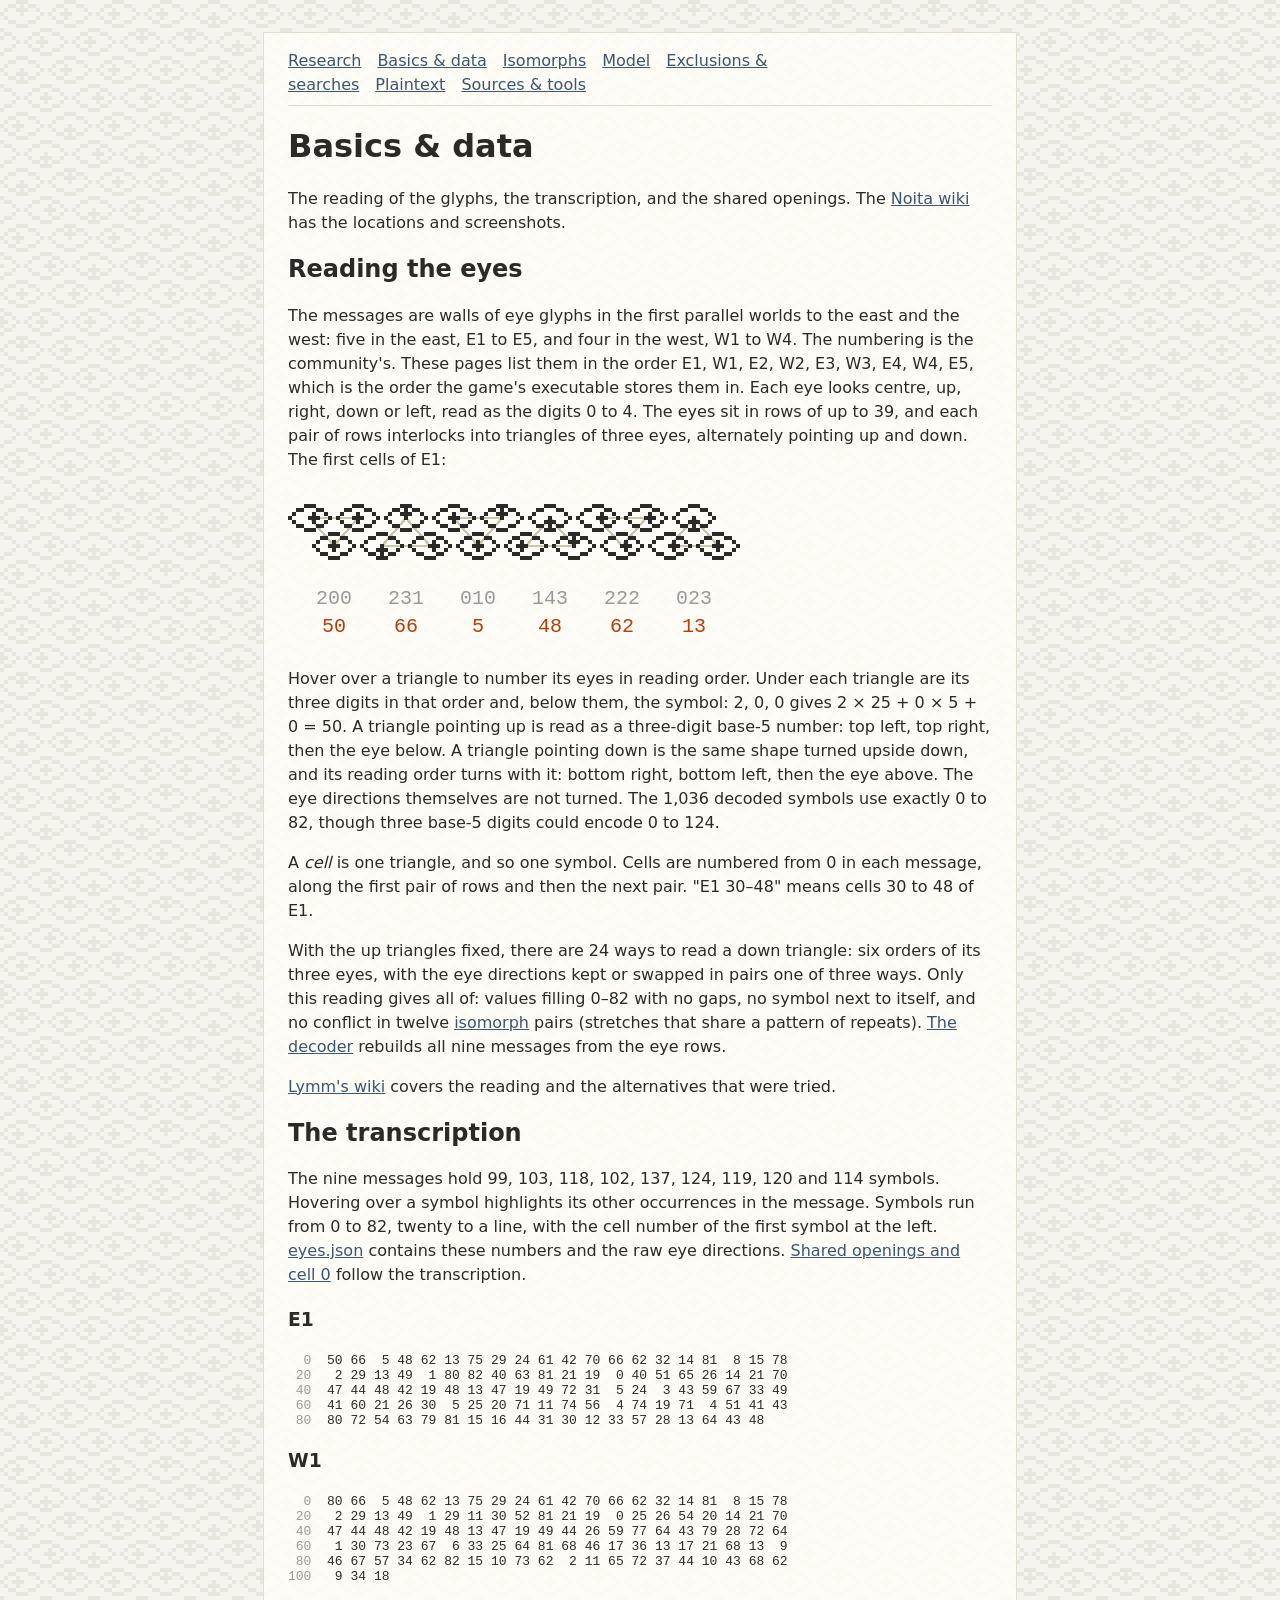
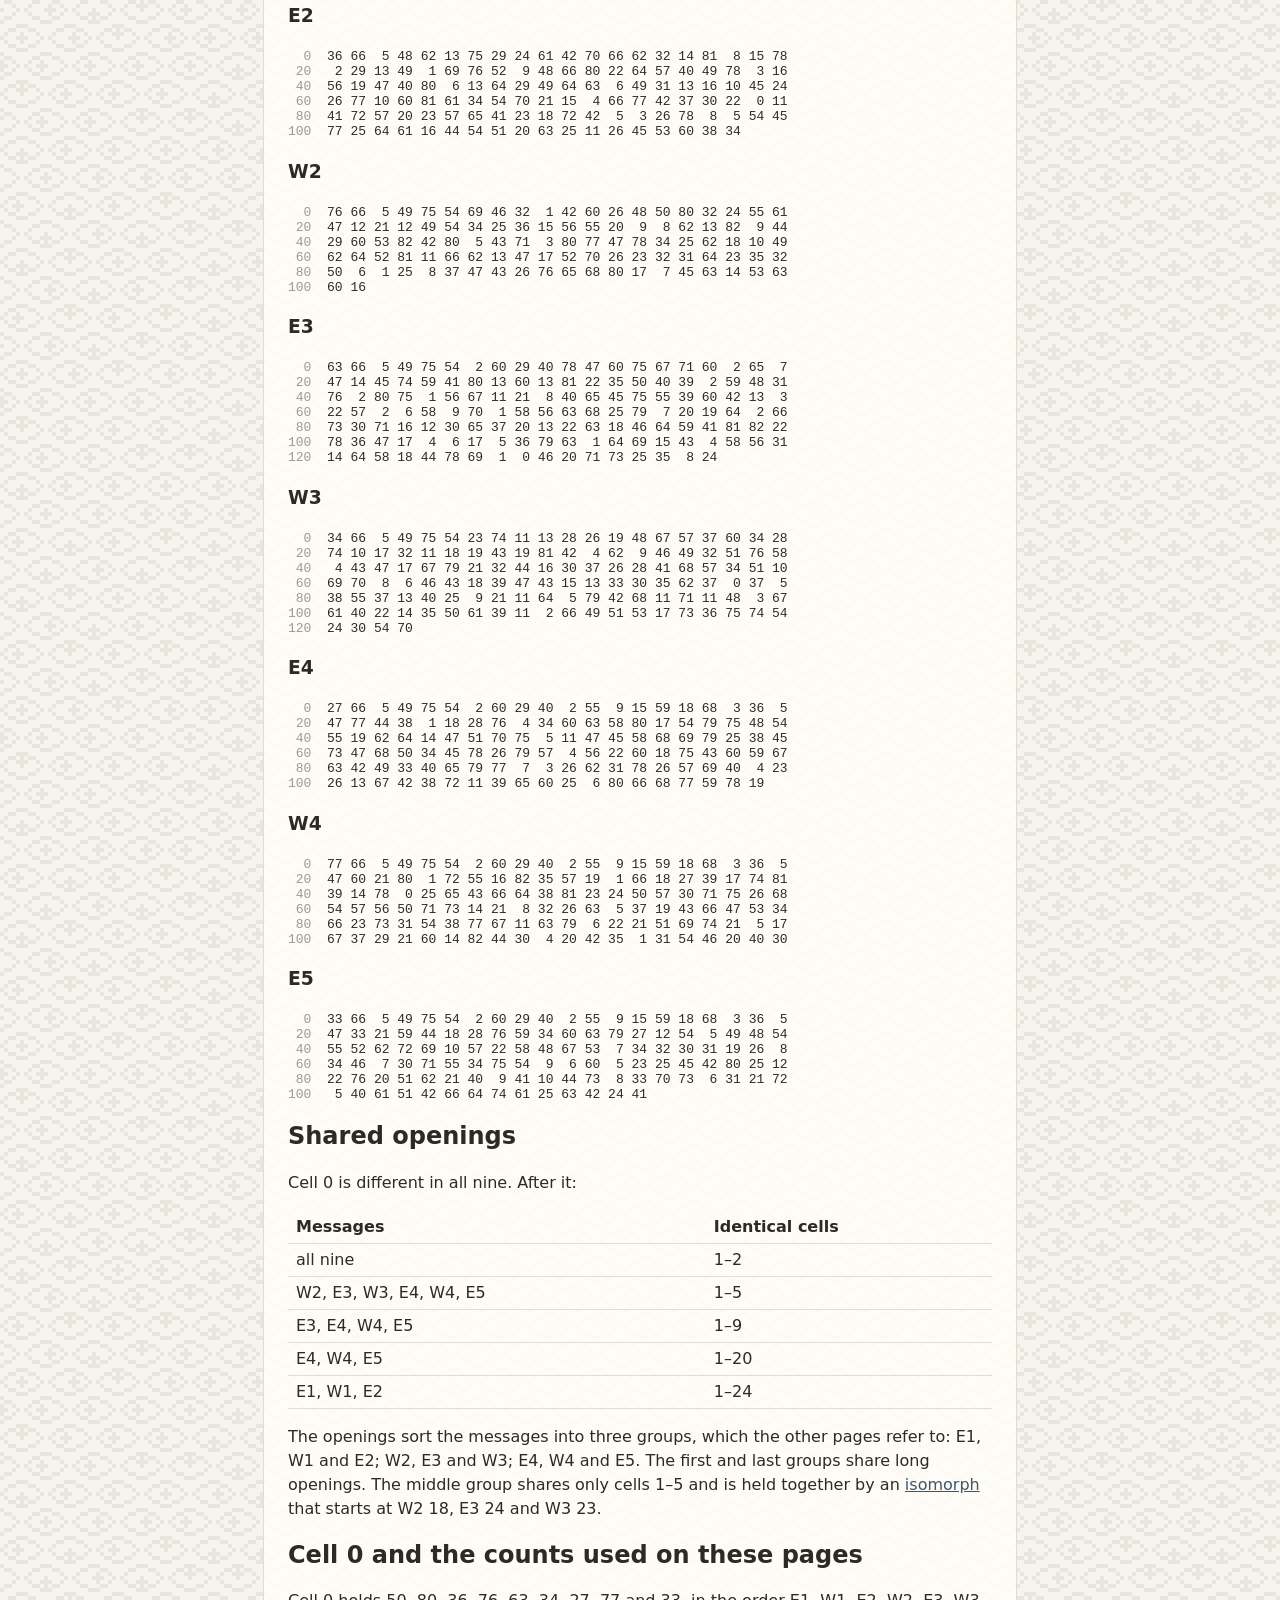
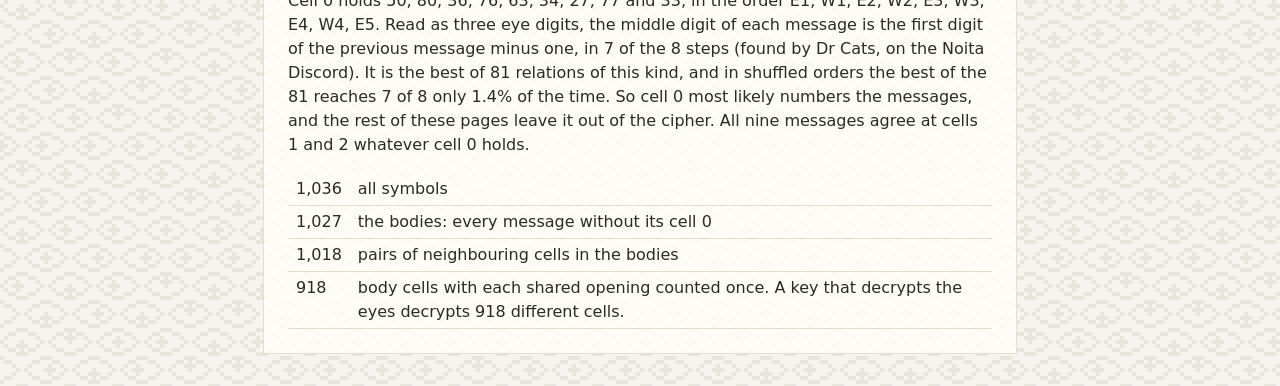
<file: messages.html>
<!doctype html>
<html lang="en">
<meta charset="utf-8">
<meta name="viewport" content="width=device-width, initial-scale=1">
<title>Basics and data: Noita eye messages</title>
<link rel="icon" href="favicon.ico">
<link rel="stylesheet" href="style.css?v=6540533e">

<main>
<nav><a href="index.html">Research</a><a href="messages.html">Basics &amp; data</a><a href="isomorphs.html">Isomorphs</a><a href="model.html">Model</a><a href="ruled-out.html">Exclusions &amp; searches</a><a href="plaintext.html">Plaintext</a><a href="sources.html">Sources &amp; tools</a></nav>

<h1>Basics &amp; data</h1>

<p>The reading of the glyphs, the transcription, and the shared openings. The
<a href="https://noita.wiki.gg/wiki/Eye_Messages">Noita wiki</a> has the locations and
screenshots.</p>

<h2>Reading the eyes</h2>

<p>The messages are walls of eye glyphs in the first parallel worlds to the east and the west:
five in the east, E1 to E5, and four in the west, W1 to W4. The numbering is the community's.
These pages list them in the order E1, W1, E2, W2, E3, W3, E4, W4, E5, which is the order the
game's executable stores them in.
Each eye looks centre, up, right, down or left, read as the digits 0 to 4. The eyes sit in rows
of up to 39, and each pair of rows interlocks into triangles of three eyes, alternately pointing up
and down. The first cells of E1:</p>

<figure class="glyphs"><svg viewBox="0 0 114 39" width="456" height="156" role="img" aria-label="E1 cells 0 to 5 as eyes"><g class="cell up" tabindex="0"><title>cell 0: digits 2, 0, 0 make 50</title><polygon points="5.5,7.5 17.5,7.5 11.5,14.5"/><path d="M4 4h1v1h-1zM5 4h1v1h-1zM6 4h1v1h-1zM2 5h1v1h-1zM3 5h1v1h-1zM7 5h1v1h-1zM8 5h1v1h-1zM1 6h1v1h-1zM9 6h1v1h-1zM0 7h1v1h-1zM10 7h1v1h-1zM1 8h1v1h-1zM9 8h1v1h-1zM2 9h1v1h-1zM3 9h1v1h-1zM7 9h1v1h-1zM8 9h1v1h-1zM4 10h1v1h-1zM5 10h1v1h-1zM6 10h1v1h-1zM6 6h1v1h-1zM5 7h1v1h-1zM6 7h1v1h-1zM7 7h1v1h-1zM6 8h1v1h-1zM16 4h1v1h-1zM17 4h1v1h-1zM18 4h1v1h-1zM14 5h1v1h-1zM15 5h1v1h-1zM19 5h1v1h-1zM20 5h1v1h-1zM13 6h1v1h-1zM21 6h1v1h-1zM12 7h1v1h-1zM22 7h1v1h-1zM13 8h1v1h-1zM21 8h1v1h-1zM14 9h1v1h-1zM15 9h1v1h-1zM19 9h1v1h-1zM20 9h1v1h-1zM16 10h1v1h-1zM17 10h1v1h-1zM18 10h1v1h-1zM17 6h1v1h-1zM16 7h1v1h-1zM17 7h1v1h-1zM18 7h1v1h-1zM17 8h1v1h-1zM10 11h1v1h-1zM11 11h1v1h-1zM12 11h1v1h-1zM8 12h1v1h-1zM9 12h1v1h-1zM13 12h1v1h-1zM14 12h1v1h-1zM7 13h1v1h-1zM15 13h1v1h-1zM6 14h1v1h-1zM16 14h1v1h-1zM7 15h1v1h-1zM15 15h1v1h-1zM8 16h1v1h-1zM9 16h1v1h-1zM13 16h1v1h-1zM14 16h1v1h-1zM10 17h1v1h-1zM11 17h1v1h-1zM12 17h1v1h-1zM11 13h1v1h-1zM10 14h1v1h-1zM11 14h1v1h-1zM12 14h1v1h-1zM11 15h1v1h-1z"/><text class="order" x="5.5" y="3.0">1</text><text class="order" x="17.5" y="3.0">2</text><text class="order" x="11.5" y="21.5">3</text><text class="digits" x="11.5" y="29">200</text><text x="11.5" y="36">50</text></g><g class="cell down" tabindex="0"><title>cell 1: digits 2, 3, 1 make 66</title><polygon points="35.5,14.5 23.5,14.5 29.5,7.5"/><path d="M34 11h1v1h-1zM35 11h1v1h-1zM36 11h1v1h-1zM32 12h1v1h-1zM33 12h1v1h-1zM37 12h1v1h-1zM38 12h1v1h-1zM31 13h1v1h-1zM39 13h1v1h-1zM30 14h1v1h-1zM40 14h1v1h-1zM31 15h1v1h-1zM39 15h1v1h-1zM32 16h1v1h-1zM33 16h1v1h-1zM37 16h1v1h-1zM38 16h1v1h-1zM34 17h1v1h-1zM35 17h1v1h-1zM36 17h1v1h-1zM36 13h1v1h-1zM35 14h1v1h-1zM36 14h1v1h-1zM37 14h1v1h-1zM36 15h1v1h-1zM22 11h1v1h-1zM23 11h1v1h-1zM24 11h1v1h-1zM20 12h1v1h-1zM21 12h1v1h-1zM25 12h1v1h-1zM26 12h1v1h-1zM19 13h1v1h-1zM27 13h1v1h-1zM18 14h1v1h-1zM28 14h1v1h-1zM19 15h1v1h-1zM27 15h1v1h-1zM20 16h1v1h-1zM21 16h1v1h-1zM25 16h1v1h-1zM26 16h1v1h-1zM22 17h1v1h-1zM23 17h1v1h-1zM24 17h1v1h-1zM23 14h1v1h-1zM22 15h1v1h-1zM23 15h1v1h-1zM24 15h1v1h-1zM23 16h1v1h-1zM28 4h1v1h-1zM29 4h1v1h-1zM30 4h1v1h-1zM26 5h1v1h-1zM27 5h1v1h-1zM31 5h1v1h-1zM32 5h1v1h-1zM25 6h1v1h-1zM33 6h1v1h-1zM24 7h1v1h-1zM34 7h1v1h-1zM25 8h1v1h-1zM33 8h1v1h-1zM26 9h1v1h-1zM27 9h1v1h-1zM31 9h1v1h-1zM32 9h1v1h-1zM28 10h1v1h-1zM29 10h1v1h-1zM30 10h1v1h-1zM29 5h1v1h-1zM28 6h1v1h-1zM29 6h1v1h-1zM30 6h1v1h-1zM29 7h1v1h-1z"/><text class="order" x="35.5" y="21.5">1</text><text class="order" x="23.5" y="21.5">2</text><text class="order" x="29.5" y="3.0">3</text><text class="digits" x="29.5" y="29">231</text><text x="29.5" y="36">66</text></g><g class="cell up" tabindex="0"><title>cell 2: digits 0, 1, 0 make 5</title><polygon points="41.5,7.5 53.5,7.5 47.5,14.5"/><path d="M40 4h1v1h-1zM41 4h1v1h-1zM42 4h1v1h-1zM38 5h1v1h-1zM39 5h1v1h-1zM43 5h1v1h-1zM44 5h1v1h-1zM37 6h1v1h-1zM45 6h1v1h-1zM36 7h1v1h-1zM46 7h1v1h-1zM37 8h1v1h-1zM45 8h1v1h-1zM38 9h1v1h-1zM39 9h1v1h-1zM43 9h1v1h-1zM44 9h1v1h-1zM40 10h1v1h-1zM41 10h1v1h-1zM42 10h1v1h-1zM41 6h1v1h-1zM40 7h1v1h-1zM41 7h1v1h-1zM42 7h1v1h-1zM41 8h1v1h-1zM52 4h1v1h-1zM53 4h1v1h-1zM54 4h1v1h-1zM50 5h1v1h-1zM51 5h1v1h-1zM55 5h1v1h-1zM56 5h1v1h-1zM49 6h1v1h-1zM57 6h1v1h-1zM48 7h1v1h-1zM58 7h1v1h-1zM49 8h1v1h-1zM57 8h1v1h-1zM50 9h1v1h-1zM51 9h1v1h-1zM55 9h1v1h-1zM56 9h1v1h-1zM52 10h1v1h-1zM53 10h1v1h-1zM54 10h1v1h-1zM53 5h1v1h-1zM52 6h1v1h-1zM53 6h1v1h-1zM54 6h1v1h-1zM53 7h1v1h-1zM46 11h1v1h-1zM47 11h1v1h-1zM48 11h1v1h-1zM44 12h1v1h-1zM45 12h1v1h-1zM49 12h1v1h-1zM50 12h1v1h-1zM43 13h1v1h-1zM51 13h1v1h-1zM42 14h1v1h-1zM52 14h1v1h-1zM43 15h1v1h-1zM51 15h1v1h-1zM44 16h1v1h-1zM45 16h1v1h-1zM49 16h1v1h-1zM50 16h1v1h-1zM46 17h1v1h-1zM47 17h1v1h-1zM48 17h1v1h-1zM47 13h1v1h-1zM46 14h1v1h-1zM47 14h1v1h-1zM48 14h1v1h-1zM47 15h1v1h-1z"/><text class="order" x="41.5" y="3.0">1</text><text class="order" x="53.5" y="3.0">2</text><text class="order" x="47.5" y="21.5">3</text><text class="digits" x="47.5" y="29">010</text><text x="47.5" y="36">5</text></g><g class="cell down" tabindex="0"><title>cell 3: digits 1, 4, 3 make 48</title><polygon points="71.5,14.5 59.5,14.5 65.5,7.5"/><path d="M70 11h1v1h-1zM71 11h1v1h-1zM72 11h1v1h-1zM68 12h1v1h-1zM69 12h1v1h-1zM73 12h1v1h-1zM74 12h1v1h-1zM67 13h1v1h-1zM75 13h1v1h-1zM66 14h1v1h-1zM76 14h1v1h-1zM67 15h1v1h-1zM75 15h1v1h-1zM68 16h1v1h-1zM69 16h1v1h-1zM73 16h1v1h-1zM74 16h1v1h-1zM70 17h1v1h-1zM71 17h1v1h-1zM72 17h1v1h-1zM71 12h1v1h-1zM70 13h1v1h-1zM71 13h1v1h-1zM72 13h1v1h-1zM71 14h1v1h-1zM58 11h1v1h-1zM59 11h1v1h-1zM60 11h1v1h-1zM56 12h1v1h-1zM57 12h1v1h-1zM61 12h1v1h-1zM62 12h1v1h-1zM55 13h1v1h-1zM63 13h1v1h-1zM54 14h1v1h-1zM64 14h1v1h-1zM55 15h1v1h-1zM63 15h1v1h-1zM56 16h1v1h-1zM57 16h1v1h-1zM61 16h1v1h-1zM62 16h1v1h-1zM58 17h1v1h-1zM59 17h1v1h-1zM60 17h1v1h-1zM58 13h1v1h-1zM57 14h1v1h-1zM58 14h1v1h-1zM59 14h1v1h-1zM58 15h1v1h-1zM64 4h1v1h-1zM65 4h1v1h-1zM66 4h1v1h-1zM62 5h1v1h-1zM63 5h1v1h-1zM67 5h1v1h-1zM68 5h1v1h-1zM61 6h1v1h-1zM69 6h1v1h-1zM60 7h1v1h-1zM70 7h1v1h-1zM61 8h1v1h-1zM69 8h1v1h-1zM62 9h1v1h-1zM63 9h1v1h-1zM67 9h1v1h-1zM68 9h1v1h-1zM64 10h1v1h-1zM65 10h1v1h-1zM66 10h1v1h-1zM65 7h1v1h-1zM64 8h1v1h-1zM65 8h1v1h-1zM66 8h1v1h-1zM65 9h1v1h-1z"/><text class="order" x="71.5" y="21.5">1</text><text class="order" x="59.5" y="21.5">2</text><text class="order" x="65.5" y="3.0">3</text><text class="digits" x="65.5" y="29">143</text><text x="65.5" y="36">48</text></g><g class="cell up" tabindex="0"><title>cell 4: digits 2, 2, 2 make 62</title><polygon points="77.5,7.5 89.5,7.5 83.5,14.5"/><path d="M76 4h1v1h-1zM77 4h1v1h-1zM78 4h1v1h-1zM74 5h1v1h-1zM75 5h1v1h-1zM79 5h1v1h-1zM80 5h1v1h-1zM73 6h1v1h-1zM81 6h1v1h-1zM72 7h1v1h-1zM82 7h1v1h-1zM73 8h1v1h-1zM81 8h1v1h-1zM74 9h1v1h-1zM75 9h1v1h-1zM79 9h1v1h-1zM80 9h1v1h-1zM76 10h1v1h-1zM77 10h1v1h-1zM78 10h1v1h-1zM78 6h1v1h-1zM77 7h1v1h-1zM78 7h1v1h-1zM79 7h1v1h-1zM78 8h1v1h-1zM88 4h1v1h-1zM89 4h1v1h-1zM90 4h1v1h-1zM86 5h1v1h-1zM87 5h1v1h-1zM91 5h1v1h-1zM92 5h1v1h-1zM85 6h1v1h-1zM93 6h1v1h-1zM84 7h1v1h-1zM94 7h1v1h-1zM85 8h1v1h-1zM93 8h1v1h-1zM86 9h1v1h-1zM87 9h1v1h-1zM91 9h1v1h-1zM92 9h1v1h-1zM88 10h1v1h-1zM89 10h1v1h-1zM90 10h1v1h-1zM90 6h1v1h-1zM89 7h1v1h-1zM90 7h1v1h-1zM91 7h1v1h-1zM90 8h1v1h-1zM82 11h1v1h-1zM83 11h1v1h-1zM84 11h1v1h-1zM80 12h1v1h-1zM81 12h1v1h-1zM85 12h1v1h-1zM86 12h1v1h-1zM79 13h1v1h-1zM87 13h1v1h-1zM78 14h1v1h-1zM88 14h1v1h-1zM79 15h1v1h-1zM87 15h1v1h-1zM80 16h1v1h-1zM81 16h1v1h-1zM85 16h1v1h-1zM86 16h1v1h-1zM82 17h1v1h-1zM83 17h1v1h-1zM84 17h1v1h-1zM84 13h1v1h-1zM83 14h1v1h-1zM84 14h1v1h-1zM85 14h1v1h-1zM84 15h1v1h-1z"/><text class="order" x="77.5" y="3.0">1</text><text class="order" x="89.5" y="3.0">2</text><text class="order" x="83.5" y="21.5">3</text><text class="digits" x="83.5" y="29">222</text><text x="83.5" y="36">62</text></g><g class="cell down" tabindex="0"><title>cell 5: digits 0, 2, 3 make 13</title><polygon points="107.5,14.5 95.5,14.5 101.5,7.5"/><path d="M106 11h1v1h-1zM107 11h1v1h-1zM108 11h1v1h-1zM104 12h1v1h-1zM105 12h1v1h-1zM109 12h1v1h-1zM110 12h1v1h-1zM103 13h1v1h-1zM111 13h1v1h-1zM102 14h1v1h-1zM112 14h1v1h-1zM103 15h1v1h-1zM111 15h1v1h-1zM104 16h1v1h-1zM105 16h1v1h-1zM109 16h1v1h-1zM110 16h1v1h-1zM106 17h1v1h-1zM107 17h1v1h-1zM108 17h1v1h-1zM107 13h1v1h-1zM106 14h1v1h-1zM107 14h1v1h-1zM108 14h1v1h-1zM107 15h1v1h-1zM94 11h1v1h-1zM95 11h1v1h-1zM96 11h1v1h-1zM92 12h1v1h-1zM93 12h1v1h-1zM97 12h1v1h-1zM98 12h1v1h-1zM91 13h1v1h-1zM99 13h1v1h-1zM90 14h1v1h-1zM100 14h1v1h-1zM91 15h1v1h-1zM99 15h1v1h-1zM92 16h1v1h-1zM93 16h1v1h-1zM97 16h1v1h-1zM98 16h1v1h-1zM94 17h1v1h-1zM95 17h1v1h-1zM96 17h1v1h-1zM96 13h1v1h-1zM95 14h1v1h-1zM96 14h1v1h-1zM97 14h1v1h-1zM96 15h1v1h-1zM100 4h1v1h-1zM101 4h1v1h-1zM102 4h1v1h-1zM98 5h1v1h-1zM99 5h1v1h-1zM103 5h1v1h-1zM104 5h1v1h-1zM97 6h1v1h-1zM105 6h1v1h-1zM96 7h1v1h-1zM106 7h1v1h-1zM97 8h1v1h-1zM105 8h1v1h-1zM98 9h1v1h-1zM99 9h1v1h-1zM103 9h1v1h-1zM104 9h1v1h-1zM100 10h1v1h-1zM101 10h1v1h-1zM102 10h1v1h-1zM101 7h1v1h-1zM100 8h1v1h-1zM101 8h1v1h-1zM102 8h1v1h-1zM101 9h1v1h-1z"/><text class="order" x="107.5" y="21.5">1</text><text class="order" x="95.5" y="21.5">2</text><text class="order" x="101.5" y="3.0">3</text><text class="digits" x="101.5" y="29">023</text><text x="101.5" y="36">13</text></g></svg></figure>

<p>Hover over a triangle to number its eyes in reading order. Under each triangle are its three
digits in that order and, below them, the symbol:
2, 0, 0 gives 2 × 25 + 0 × 5 + 0 = 50.
A triangle pointing up is read as a three-digit base-5 number: top left, top right, then the
eye below. A triangle pointing down is the same shape turned upside down, and its reading order
turns with it: bottom right, bottom left, then the eye above. The eye directions themselves are
not turned. The 1,036 decoded symbols use exactly 0 to 82, though three base-5 digits could encode
0 to 124.</p>

<p>A <i>cell</i> is one triangle, and so one symbol. Cells are numbered from 0 in each message,
along the first pair of rows and then the next pair. "E1 30–48" means cells 30 to 48 of E1.</p>

<p>With the up triangles fixed, there are 24 ways to read a down triangle: six orders of its
three eyes, with the eye directions kept or swapped in pairs one of three ways. Only this reading
gives all of: values filling 0–82 with no gaps, no symbol next to itself, and no conflict in twelve
<a href="isomorphs.html">isomorph</a> pairs (stretches that share a pattern of repeats). <a href="tools/eyes.py">The decoder</a> rebuilds all nine messages from the eye
rows.</p>

<p><a href="https://github.com/Lymm37/eye-messages/wiki">Lymm's wiki</a> covers the reading and
the alternatives that were tried.</p>

<h2 id="transcription">The transcription</h2>

<p>The nine messages hold 99, 103, 118, 102, 137, 124, 119, 120 and 114 symbols.
Hovering over a symbol highlights its other occurrences in the message. Symbols run from 0 to 82, twenty to a line, with the cell number of the first symbol at the
left. <a href="eyes.json">eyes.json</a> contains these numbers and the raw eye directions.
<a href="#openings">Shared openings and cell 0</a> follow the transcription.</p>

<h3>E1</h3>
<pre class="exhibit"><span class="dim">  0 </span> <span data-k="50">50</span> <span data-k="66">66</span> <span data-k="5"> 5</span> <span data-k="48">48</span> <span data-k="62">62</span> <span data-k="13">13</span> <span data-k="75">75</span> <span data-k="29">29</span> <span data-k="24">24</span> <span data-k="61">61</span> <span data-k="42">42</span> <span data-k="70">70</span> <span data-k="66">66</span> <span data-k="62">62</span> <span data-k="32">32</span> <span data-k="14">14</span> <span data-k="81">81</span> <span data-k="8"> 8</span> <span data-k="15">15</span> <span data-k="78">78</span>
<span class="dim"> 20 </span> <span data-k="2"> 2</span> <span data-k="29">29</span> <span data-k="13">13</span> <span data-k="49">49</span> <span data-k="1"> 1</span> <span data-k="80">80</span> <span data-k="82">82</span> <span data-k="40">40</span> <span data-k="63">63</span> <span data-k="81">81</span> <span data-k="21">21</span> <span data-k="19">19</span> <span data-k="0"> 0</span> <span data-k="40">40</span> <span data-k="51">51</span> <span data-k="65">65</span> <span data-k="26">26</span> <span data-k="14">14</span> <span data-k="21">21</span> <span data-k="70">70</span>
<span class="dim"> 40 </span> <span data-k="47">47</span> <span data-k="44">44</span> <span data-k="48">48</span> <span data-k="42">42</span> <span data-k="19">19</span> <span data-k="48">48</span> <span data-k="13">13</span> <span data-k="47">47</span> <span data-k="19">19</span> <span data-k="49">49</span> <span data-k="72">72</span> <span data-k="31">31</span> <span data-k="5"> 5</span> <span data-k="24">24</span> <span data-k="3"> 3</span> <span data-k="43">43</span> <span data-k="59">59</span> <span data-k="67">67</span> <span data-k="33">33</span> <span data-k="49">49</span>
<span class="dim"> 60 </span> <span data-k="41">41</span> <span data-k="60">60</span> <span data-k="21">21</span> <span data-k="26">26</span> <span data-k="30">30</span> <span data-k="5"> 5</span> <span data-k="25">25</span> <span data-k="20">20</span> <span data-k="71">71</span> <span data-k="11">11</span> <span data-k="74">74</span> <span data-k="56">56</span> <span data-k="4"> 4</span> <span data-k="74">74</span> <span data-k="19">19</span> <span data-k="71">71</span> <span data-k="4"> 4</span> <span data-k="51">51</span> <span data-k="41">41</span> <span data-k="43">43</span>
<span class="dim"> 80 </span> <span data-k="80">80</span> <span data-k="72">72</span> <span data-k="54">54</span> <span data-k="63">63</span> <span data-k="79">79</span> <span data-k="81">81</span> <span data-k="15">15</span> <span data-k="16">16</span> <span data-k="44">44</span> <span data-k="31">31</span> <span data-k="30">30</span> <span data-k="12">12</span> <span data-k="33">33</span> <span data-k="57">57</span> <span data-k="28">28</span> <span data-k="13">13</span> <span data-k="64">64</span> <span data-k="43">43</span> <span data-k="48">48</span></pre>
<h3>W1</h3>
<pre class="exhibit"><span class="dim">  0 </span> <span data-k="80">80</span> <span data-k="66">66</span> <span data-k="5"> 5</span> <span data-k="48">48</span> <span data-k="62">62</span> <span data-k="13">13</span> <span data-k="75">75</span> <span data-k="29">29</span> <span data-k="24">24</span> <span data-k="61">61</span> <span data-k="42">42</span> <span data-k="70">70</span> <span data-k="66">66</span> <span data-k="62">62</span> <span data-k="32">32</span> <span data-k="14">14</span> <span data-k="81">81</span> <span data-k="8"> 8</span> <span data-k="15">15</span> <span data-k="78">78</span>
<span class="dim"> 20 </span> <span data-k="2"> 2</span> <span data-k="29">29</span> <span data-k="13">13</span> <span data-k="49">49</span> <span data-k="1"> 1</span> <span data-k="29">29</span> <span data-k="11">11</span> <span data-k="30">30</span> <span data-k="52">52</span> <span data-k="81">81</span> <span data-k="21">21</span> <span data-k="19">19</span> <span data-k="0"> 0</span> <span data-k="25">25</span> <span data-k="26">26</span> <span data-k="54">54</span> <span data-k="20">20</span> <span data-k="14">14</span> <span data-k="21">21</span> <span data-k="70">70</span>
<span class="dim"> 40 </span> <span data-k="47">47</span> <span data-k="44">44</span> <span data-k="48">48</span> <span data-k="42">42</span> <span data-k="19">19</span> <span data-k="48">48</span> <span data-k="13">13</span> <span data-k="47">47</span> <span data-k="19">19</span> <span data-k="49">49</span> <span data-k="44">44</span> <span data-k="26">26</span> <span data-k="59">59</span> <span data-k="77">77</span> <span data-k="64">64</span> <span data-k="43">43</span> <span data-k="79">79</span> <span data-k="28">28</span> <span data-k="72">72</span> <span data-k="64">64</span>
<span class="dim"> 60 </span> <span data-k="1"> 1</span> <span data-k="30">30</span> <span data-k="73">73</span> <span data-k="23">23</span> <span data-k="67">67</span> <span data-k="6"> 6</span> <span data-k="33">33</span> <span data-k="25">25</span> <span data-k="64">64</span> <span data-k="81">81</span> <span data-k="68">68</span> <span data-k="46">46</span> <span data-k="17">17</span> <span data-k="36">36</span> <span data-k="13">13</span> <span data-k="17">17</span> <span data-k="21">21</span> <span data-k="68">68</span> <span data-k="13">13</span> <span data-k="9"> 9</span>
<span class="dim"> 80 </span> <span data-k="46">46</span> <span data-k="67">67</span> <span data-k="57">57</span> <span data-k="34">34</span> <span data-k="62">62</span> <span data-k="82">82</span> <span data-k="15">15</span> <span data-k="10">10</span> <span data-k="73">73</span> <span data-k="62">62</span> <span data-k="2"> 2</span> <span data-k="11">11</span> <span data-k="65">65</span> <span data-k="72">72</span> <span data-k="37">37</span> <span data-k="44">44</span> <span data-k="10">10</span> <span data-k="43">43</span> <span data-k="68">68</span> <span data-k="62">62</span>
<span class="dim">100 </span> <span data-k="9"> 9</span> <span data-k="34">34</span> <span data-k="18">18</span></pre>
<h3>E2</h3>
<pre class="exhibit"><span class="dim">  0 </span> <span data-k="36">36</span> <span data-k="66">66</span> <span data-k="5"> 5</span> <span data-k="48">48</span> <span data-k="62">62</span> <span data-k="13">13</span> <span data-k="75">75</span> <span data-k="29">29</span> <span data-k="24">24</span> <span data-k="61">61</span> <span data-k="42">42</span> <span data-k="70">70</span> <span data-k="66">66</span> <span data-k="62">62</span> <span data-k="32">32</span> <span data-k="14">14</span> <span data-k="81">81</span> <span data-k="8"> 8</span> <span data-k="15">15</span> <span data-k="78">78</span>
<span class="dim"> 20 </span> <span data-k="2"> 2</span> <span data-k="29">29</span> <span data-k="13">13</span> <span data-k="49">49</span> <span data-k="1"> 1</span> <span data-k="69">69</span> <span data-k="76">76</span> <span data-k="52">52</span> <span data-k="9"> 9</span> <span data-k="48">48</span> <span data-k="66">66</span> <span data-k="80">80</span> <span data-k="22">22</span> <span data-k="64">64</span> <span data-k="57">57</span> <span data-k="40">40</span> <span data-k="49">49</span> <span data-k="78">78</span> <span data-k="3"> 3</span> <span data-k="16">16</span>
<span class="dim"> 40 </span> <span data-k="56">56</span> <span data-k="19">19</span> <span data-k="47">47</span> <span data-k="40">40</span> <span data-k="80">80</span> <span data-k="6"> 6</span> <span data-k="13">13</span> <span data-k="64">64</span> <span data-k="29">29</span> <span data-k="49">49</span> <span data-k="64">64</span> <span data-k="63">63</span> <span data-k="6"> 6</span> <span data-k="49">49</span> <span data-k="31">31</span> <span data-k="13">13</span> <span data-k="16">16</span> <span data-k="10">10</span> <span data-k="45">45</span> <span data-k="24">24</span>
<span class="dim"> 60 </span> <span data-k="26">26</span> <span data-k="77">77</span> <span data-k="10">10</span> <span data-k="60">60</span> <span data-k="81">81</span> <span data-k="61">61</span> <span data-k="34">34</span> <span data-k="54">54</span> <span data-k="70">70</span> <span data-k="21">21</span> <span data-k="15">15</span> <span data-k="4"> 4</span> <span data-k="66">66</span> <span data-k="77">77</span> <span data-k="42">42</span> <span data-k="37">37</span> <span data-k="30">30</span> <span data-k="22">22</span> <span data-k="0"> 0</span> <span data-k="11">11</span>
<span class="dim"> 80 </span> <span data-k="41">41</span> <span data-k="72">72</span> <span data-k="57">57</span> <span data-k="20">20</span> <span data-k="23">23</span> <span data-k="57">57</span> <span data-k="65">65</span> <span data-k="41">41</span> <span data-k="23">23</span> <span data-k="18">18</span> <span data-k="72">72</span> <span data-k="42">42</span> <span data-k="5"> 5</span> <span data-k="3"> 3</span> <span data-k="26">26</span> <span data-k="78">78</span> <span data-k="8"> 8</span> <span data-k="5"> 5</span> <span data-k="54">54</span> <span data-k="45">45</span>
<span class="dim">100 </span> <span data-k="77">77</span> <span data-k="25">25</span> <span data-k="64">64</span> <span data-k="61">61</span> <span data-k="16">16</span> <span data-k="44">44</span> <span data-k="54">54</span> <span data-k="51">51</span> <span data-k="20">20</span> <span data-k="63">63</span> <span data-k="25">25</span> <span data-k="11">11</span> <span data-k="26">26</span> <span data-k="45">45</span> <span data-k="53">53</span> <span data-k="60">60</span> <span data-k="38">38</span> <span data-k="34">34</span></pre>
<h3>W2</h3>
<pre class="exhibit"><span class="dim">  0 </span> <span data-k="76">76</span> <span data-k="66">66</span> <span data-k="5"> 5</span> <span data-k="49">49</span> <span data-k="75">75</span> <span data-k="54">54</span> <span data-k="69">69</span> <span data-k="46">46</span> <span data-k="32">32</span> <span data-k="1"> 1</span> <span data-k="42">42</span> <span data-k="60">60</span> <span data-k="26">26</span> <span data-k="48">48</span> <span data-k="50">50</span> <span data-k="80">80</span> <span data-k="32">32</span> <span data-k="24">24</span> <span data-k="55">55</span> <span data-k="61">61</span>
<span class="dim"> 20 </span> <span data-k="47">47</span> <span data-k="12">12</span> <span data-k="21">21</span> <span data-k="12">12</span> <span data-k="49">49</span> <span data-k="54">54</span> <span data-k="34">34</span> <span data-k="25">25</span> <span data-k="36">36</span> <span data-k="15">15</span> <span data-k="56">56</span> <span data-k="55">55</span> <span data-k="20">20</span> <span data-k="9"> 9</span> <span data-k="8"> 8</span> <span data-k="62">62</span> <span data-k="13">13</span> <span data-k="82">82</span> <span data-k="9"> 9</span> <span data-k="44">44</span>
<span class="dim"> 40 </span> <span data-k="29">29</span> <span data-k="60">60</span> <span data-k="53">53</span> <span data-k="82">82</span> <span data-k="42">42</span> <span data-k="80">80</span> <span data-k="5"> 5</span> <span data-k="43">43</span> <span data-k="71">71</span> <span data-k="3"> 3</span> <span data-k="80">80</span> <span data-k="77">77</span> <span data-k="47">47</span> <span data-k="78">78</span> <span data-k="34">34</span> <span data-k="25">25</span> <span data-k="62">62</span> <span data-k="18">18</span> <span data-k="10">10</span> <span data-k="49">49</span>
<span class="dim"> 60 </span> <span data-k="62">62</span> <span data-k="64">64</span> <span data-k="52">52</span> <span data-k="81">81</span> <span data-k="11">11</span> <span data-k="66">66</span> <span data-k="62">62</span> <span data-k="13">13</span> <span data-k="47">47</span> <span data-k="17">17</span> <span data-k="52">52</span> <span data-k="70">70</span> <span data-k="26">26</span> <span data-k="23">23</span> <span data-k="32">32</span> <span data-k="31">31</span> <span data-k="64">64</span> <span data-k="23">23</span> <span data-k="35">35</span> <span data-k="32">32</span>
<span class="dim"> 80 </span> <span data-k="50">50</span> <span data-k="6"> 6</span> <span data-k="1"> 1</span> <span data-k="25">25</span> <span data-k="8"> 8</span> <span data-k="37">37</span> <span data-k="47">47</span> <span data-k="43">43</span> <span data-k="26">26</span> <span data-k="76">76</span> <span data-k="65">65</span> <span data-k="68">68</span> <span data-k="80">80</span> <span data-k="17">17</span> <span data-k="7"> 7</span> <span data-k="45">45</span> <span data-k="63">63</span> <span data-k="14">14</span> <span data-k="53">53</span> <span data-k="63">63</span>
<span class="dim">100 </span> <span data-k="60">60</span> <span data-k="16">16</span></pre>
<h3>E3</h3>
<pre class="exhibit"><span class="dim">  0 </span> <span data-k="63">63</span> <span data-k="66">66</span> <span data-k="5"> 5</span> <span data-k="49">49</span> <span data-k="75">75</span> <span data-k="54">54</span> <span data-k="2"> 2</span> <span data-k="60">60</span> <span data-k="29">29</span> <span data-k="40">40</span> <span data-k="78">78</span> <span data-k="47">47</span> <span data-k="60">60</span> <span data-k="75">75</span> <span data-k="67">67</span> <span data-k="71">71</span> <span data-k="60">60</span> <span data-k="2"> 2</span> <span data-k="65">65</span> <span data-k="7"> 7</span>
<span class="dim"> 20 </span> <span data-k="47">47</span> <span data-k="14">14</span> <span data-k="45">45</span> <span data-k="74">74</span> <span data-k="59">59</span> <span data-k="41">41</span> <span data-k="80">80</span> <span data-k="13">13</span> <span data-k="60">60</span> <span data-k="13">13</span> <span data-k="81">81</span> <span data-k="22">22</span> <span data-k="35">35</span> <span data-k="50">50</span> <span data-k="40">40</span> <span data-k="39">39</span> <span data-k="2"> 2</span> <span data-k="59">59</span> <span data-k="48">48</span> <span data-k="31">31</span>
<span class="dim"> 40 </span> <span data-k="76">76</span> <span data-k="2"> 2</span> <span data-k="80">80</span> <span data-k="75">75</span> <span data-k="1"> 1</span> <span data-k="56">56</span> <span data-k="67">67</span> <span data-k="11">11</span> <span data-k="21">21</span> <span data-k="8"> 8</span> <span data-k="40">40</span> <span data-k="65">65</span> <span data-k="45">45</span> <span data-k="75">75</span> <span data-k="55">55</span> <span data-k="39">39</span> <span data-k="60">60</span> <span data-k="42">42</span> <span data-k="13">13</span> <span data-k="3"> 3</span>
<span class="dim"> 60 </span> <span data-k="22">22</span> <span data-k="57">57</span> <span data-k="2"> 2</span> <span data-k="6"> 6</span> <span data-k="58">58</span> <span data-k="9"> 9</span> <span data-k="70">70</span> <span data-k="1"> 1</span> <span data-k="58">58</span> <span data-k="56">56</span> <span data-k="63">63</span> <span data-k="68">68</span> <span data-k="25">25</span> <span data-k="79">79</span> <span data-k="7"> 7</span> <span data-k="20">20</span> <span data-k="19">19</span> <span data-k="64">64</span> <span data-k="2"> 2</span> <span data-k="66">66</span>
<span class="dim"> 80 </span> <span data-k="73">73</span> <span data-k="30">30</span> <span data-k="71">71</span> <span data-k="16">16</span> <span data-k="12">12</span> <span data-k="30">30</span> <span data-k="65">65</span> <span data-k="37">37</span> <span data-k="20">20</span> <span data-k="13">13</span> <span data-k="22">22</span> <span data-k="63">63</span> <span data-k="18">18</span> <span data-k="46">46</span> <span data-k="64">64</span> <span data-k="59">59</span> <span data-k="41">41</span> <span data-k="81">81</span> <span data-k="82">82</span> <span data-k="22">22</span>
<span class="dim">100 </span> <span data-k="78">78</span> <span data-k="36">36</span> <span data-k="47">47</span> <span data-k="17">17</span> <span data-k="4"> 4</span> <span data-k="6"> 6</span> <span data-k="17">17</span> <span data-k="5"> 5</span> <span data-k="36">36</span> <span data-k="79">79</span> <span data-k="63">63</span> <span data-k="1"> 1</span> <span data-k="64">64</span> <span data-k="69">69</span> <span data-k="15">15</span> <span data-k="43">43</span> <span data-k="4"> 4</span> <span data-k="58">58</span> <span data-k="56">56</span> <span data-k="31">31</span>
<span class="dim">120 </span> <span data-k="14">14</span> <span data-k="64">64</span> <span data-k="58">58</span> <span data-k="18">18</span> <span data-k="44">44</span> <span data-k="78">78</span> <span data-k="69">69</span> <span data-k="1"> 1</span> <span data-k="0"> 0</span> <span data-k="46">46</span> <span data-k="20">20</span> <span data-k="71">71</span> <span data-k="73">73</span> <span data-k="25">25</span> <span data-k="35">35</span> <span data-k="8"> 8</span> <span data-k="24">24</span></pre>
<h3>W3</h3>
<pre class="exhibit"><span class="dim">  0 </span> <span data-k="34">34</span> <span data-k="66">66</span> <span data-k="5"> 5</span> <span data-k="49">49</span> <span data-k="75">75</span> <span data-k="54">54</span> <span data-k="23">23</span> <span data-k="74">74</span> <span data-k="11">11</span> <span data-k="13">13</span> <span data-k="28">28</span> <span data-k="26">26</span> <span data-k="19">19</span> <span data-k="48">48</span> <span data-k="67">67</span> <span data-k="57">57</span> <span data-k="37">37</span> <span data-k="60">60</span> <span data-k="34">34</span> <span data-k="28">28</span>
<span class="dim"> 20 </span> <span data-k="74">74</span> <span data-k="10">10</span> <span data-k="17">17</span> <span data-k="32">32</span> <span data-k="11">11</span> <span data-k="18">18</span> <span data-k="19">19</span> <span data-k="43">43</span> <span data-k="19">19</span> <span data-k="81">81</span> <span data-k="42">42</span> <span data-k="4"> 4</span> <span data-k="62">62</span> <span data-k="9"> 9</span> <span data-k="46">46</span> <span data-k="49">49</span> <span data-k="32">32</span> <span data-k="51">51</span> <span data-k="76">76</span> <span data-k="58">58</span>
<span class="dim"> 40 </span> <span data-k="4"> 4</span> <span data-k="43">43</span> <span data-k="47">47</span> <span data-k="17">17</span> <span data-k="67">67</span> <span data-k="79">79</span> <span data-k="21">21</span> <span data-k="32">32</span> <span data-k="44">44</span> <span data-k="16">16</span> <span data-k="30">30</span> <span data-k="37">37</span> <span data-k="26">26</span> <span data-k="28">28</span> <span data-k="41">41</span> <span data-k="68">68</span> <span data-k="57">57</span> <span data-k="34">34</span> <span data-k="51">51</span> <span data-k="10">10</span>
<span class="dim"> 60 </span> <span data-k="69">69</span> <span data-k="70">70</span> <span data-k="8"> 8</span> <span data-k="6"> 6</span> <span data-k="46">46</span> <span data-k="43">43</span> <span data-k="18">18</span> <span data-k="39">39</span> <span data-k="47">47</span> <span data-k="43">43</span> <span data-k="15">15</span> <span data-k="13">13</span> <span data-k="33">33</span> <span data-k="30">30</span> <span data-k="35">35</span> <span data-k="62">62</span> <span data-k="37">37</span> <span data-k="0"> 0</span> <span data-k="37">37</span> <span data-k="5"> 5</span>
<span class="dim"> 80 </span> <span data-k="38">38</span> <span data-k="55">55</span> <span data-k="37">37</span> <span data-k="13">13</span> <span data-k="40">40</span> <span data-k="25">25</span> <span data-k="9"> 9</span> <span data-k="21">21</span> <span data-k="11">11</span> <span data-k="64">64</span> <span data-k="5"> 5</span> <span data-k="79">79</span> <span data-k="42">42</span> <span data-k="68">68</span> <span data-k="11">11</span> <span data-k="71">71</span> <span data-k="11">11</span> <span data-k="48">48</span> <span data-k="3"> 3</span> <span data-k="67">67</span>
<span class="dim">100 </span> <span data-k="61">61</span> <span data-k="40">40</span> <span data-k="22">22</span> <span data-k="14">14</span> <span data-k="35">35</span> <span data-k="50">50</span> <span data-k="61">61</span> <span data-k="39">39</span> <span data-k="11">11</span> <span data-k="2"> 2</span> <span data-k="66">66</span> <span data-k="49">49</span> <span data-k="51">51</span> <span data-k="53">53</span> <span data-k="17">17</span> <span data-k="73">73</span> <span data-k="36">36</span> <span data-k="75">75</span> <span data-k="74">74</span> <span data-k="54">54</span>
<span class="dim">120 </span> <span data-k="24">24</span> <span data-k="30">30</span> <span data-k="54">54</span> <span data-k="70">70</span></pre>
<h3>E4</h3>
<pre class="exhibit"><span class="dim">  0 </span> <span data-k="27">27</span> <span data-k="66">66</span> <span data-k="5"> 5</span> <span data-k="49">49</span> <span data-k="75">75</span> <span data-k="54">54</span> <span data-k="2"> 2</span> <span data-k="60">60</span> <span data-k="29">29</span> <span data-k="40">40</span> <span data-k="2"> 2</span> <span data-k="55">55</span> <span data-k="9"> 9</span> <span data-k="15">15</span> <span data-k="59">59</span> <span data-k="18">18</span> <span data-k="68">68</span> <span data-k="3"> 3</span> <span data-k="36">36</span> <span data-k="5"> 5</span>
<span class="dim"> 20 </span> <span data-k="47">47</span> <span data-k="77">77</span> <span data-k="44">44</span> <span data-k="38">38</span> <span data-k="1"> 1</span> <span data-k="18">18</span> <span data-k="28">28</span> <span data-k="76">76</span> <span data-k="4"> 4</span> <span data-k="34">34</span> <span data-k="60">60</span> <span data-k="63">63</span> <span data-k="58">58</span> <span data-k="80">80</span> <span data-k="17">17</span> <span data-k="54">54</span> <span data-k="79">79</span> <span data-k="75">75</span> <span data-k="48">48</span> <span data-k="54">54</span>
<span class="dim"> 40 </span> <span data-k="55">55</span> <span data-k="19">19</span> <span data-k="62">62</span> <span data-k="64">64</span> <span data-k="14">14</span> <span data-k="47">47</span> <span data-k="51">51</span> <span data-k="70">70</span> <span data-k="75">75</span> <span data-k="5"> 5</span> <span data-k="11">11</span> <span data-k="47">47</span> <span data-k="45">45</span> <span data-k="58">58</span> <span data-k="68">68</span> <span data-k="69">69</span> <span data-k="79">79</span> <span data-k="25">25</span> <span data-k="38">38</span> <span data-k="45">45</span>
<span class="dim"> 60 </span> <span data-k="73">73</span> <span data-k="47">47</span> <span data-k="68">68</span> <span data-k="50">50</span> <span data-k="34">34</span> <span data-k="45">45</span> <span data-k="78">78</span> <span data-k="26">26</span> <span data-k="79">79</span> <span data-k="57">57</span> <span data-k="4"> 4</span> <span data-k="56">56</span> <span data-k="22">22</span> <span data-k="60">60</span> <span data-k="18">18</span> <span data-k="75">75</span> <span data-k="43">43</span> <span data-k="60">60</span> <span data-k="59">59</span> <span data-k="67">67</span>
<span class="dim"> 80 </span> <span data-k="63">63</span> <span data-k="42">42</span> <span data-k="49">49</span> <span data-k="33">33</span> <span data-k="40">40</span> <span data-k="65">65</span> <span data-k="79">79</span> <span data-k="77">77</span> <span data-k="7"> 7</span> <span data-k="3"> 3</span> <span data-k="26">26</span> <span data-k="62">62</span> <span data-k="31">31</span> <span data-k="78">78</span> <span data-k="26">26</span> <span data-k="57">57</span> <span data-k="69">69</span> <span data-k="40">40</span> <span data-k="4"> 4</span> <span data-k="23">23</span>
<span class="dim">100 </span> <span data-k="26">26</span> <span data-k="13">13</span> <span data-k="67">67</span> <span data-k="42">42</span> <span data-k="38">38</span> <span data-k="72">72</span> <span data-k="11">11</span> <span data-k="39">39</span> <span data-k="65">65</span> <span data-k="60">60</span> <span data-k="25">25</span> <span data-k="6"> 6</span> <span data-k="80">80</span> <span data-k="66">66</span> <span data-k="68">68</span> <span data-k="77">77</span> <span data-k="59">59</span> <span data-k="78">78</span> <span data-k="19">19</span></pre>
<h3>W4</h3>
<pre class="exhibit"><span class="dim">  0 </span> <span data-k="77">77</span> <span data-k="66">66</span> <span data-k="5"> 5</span> <span data-k="49">49</span> <span data-k="75">75</span> <span data-k="54">54</span> <span data-k="2"> 2</span> <span data-k="60">60</span> <span data-k="29">29</span> <span data-k="40">40</span> <span data-k="2"> 2</span> <span data-k="55">55</span> <span data-k="9"> 9</span> <span data-k="15">15</span> <span data-k="59">59</span> <span data-k="18">18</span> <span data-k="68">68</span> <span data-k="3"> 3</span> <span data-k="36">36</span> <span data-k="5"> 5</span>
<span class="dim"> 20 </span> <span data-k="47">47</span> <span data-k="60">60</span> <span data-k="21">21</span> <span data-k="80">80</span> <span data-k="1"> 1</span> <span data-k="72">72</span> <span data-k="55">55</span> <span data-k="16">16</span> <span data-k="82">82</span> <span data-k="35">35</span> <span data-k="57">57</span> <span data-k="19">19</span> <span data-k="1"> 1</span> <span data-k="66">66</span> <span data-k="18">18</span> <span data-k="27">27</span> <span data-k="39">39</span> <span data-k="17">17</span> <span data-k="74">74</span> <span data-k="81">81</span>
<span class="dim"> 40 </span> <span data-k="39">39</span> <span data-k="14">14</span> <span data-k="78">78</span> <span data-k="0"> 0</span> <span data-k="25">25</span> <span data-k="65">65</span> <span data-k="43">43</span> <span data-k="66">66</span> <span data-k="64">64</span> <span data-k="38">38</span> <span data-k="81">81</span> <span data-k="23">23</span> <span data-k="24">24</span> <span data-k="50">50</span> <span data-k="57">57</span> <span data-k="30">30</span> <span data-k="71">71</span> <span data-k="75">75</span> <span data-k="26">26</span> <span data-k="68">68</span>
<span class="dim"> 60 </span> <span data-k="54">54</span> <span data-k="57">57</span> <span data-k="56">56</span> <span data-k="50">50</span> <span data-k="71">71</span> <span data-k="73">73</span> <span data-k="14">14</span> <span data-k="21">21</span> <span data-k="8"> 8</span> <span data-k="32">32</span> <span data-k="26">26</span> <span data-k="63">63</span> <span data-k="5"> 5</span> <span data-k="37">37</span> <span data-k="19">19</span> <span data-k="43">43</span> <span data-k="66">66</span> <span data-k="47">47</span> <span data-k="53">53</span> <span data-k="34">34</span>
<span class="dim"> 80 </span> <span data-k="66">66</span> <span data-k="23">23</span> <span data-k="73">73</span> <span data-k="31">31</span> <span data-k="54">54</span> <span data-k="38">38</span> <span data-k="77">77</span> <span data-k="67">67</span> <span data-k="11">11</span> <span data-k="63">63</span> <span data-k="79">79</span> <span data-k="6"> 6</span> <span data-k="22">22</span> <span data-k="21">21</span> <span data-k="51">51</span> <span data-k="69">69</span> <span data-k="74">74</span> <span data-k="21">21</span> <span data-k="5"> 5</span> <span data-k="17">17</span>
<span class="dim">100 </span> <span data-k="67">67</span> <span data-k="37">37</span> <span data-k="29">29</span> <span data-k="21">21</span> <span data-k="60">60</span> <span data-k="14">14</span> <span data-k="82">82</span> <span data-k="44">44</span> <span data-k="30">30</span> <span data-k="4"> 4</span> <span data-k="20">20</span> <span data-k="42">42</span> <span data-k="35">35</span> <span data-k="1"> 1</span> <span data-k="31">31</span> <span data-k="54">54</span> <span data-k="46">46</span> <span data-k="20">20</span> <span data-k="40">40</span> <span data-k="30">30</span></pre>
<h3>E5</h3>
<pre class="exhibit"><span class="dim">  0 </span> <span data-k="33">33</span> <span data-k="66">66</span> <span data-k="5"> 5</span> <span data-k="49">49</span> <span data-k="75">75</span> <span data-k="54">54</span> <span data-k="2"> 2</span> <span data-k="60">60</span> <span data-k="29">29</span> <span data-k="40">40</span> <span data-k="2"> 2</span> <span data-k="55">55</span> <span data-k="9"> 9</span> <span data-k="15">15</span> <span data-k="59">59</span> <span data-k="18">18</span> <span data-k="68">68</span> <span data-k="3"> 3</span> <span data-k="36">36</span> <span data-k="5"> 5</span>
<span class="dim"> 20 </span> <span data-k="47">47</span> <span data-k="33">33</span> <span data-k="21">21</span> <span data-k="59">59</span> <span data-k="44">44</span> <span data-k="18">18</span> <span data-k="28">28</span> <span data-k="76">76</span> <span data-k="59">59</span> <span data-k="34">34</span> <span data-k="60">60</span> <span data-k="63">63</span> <span data-k="79">79</span> <span data-k="27">27</span> <span data-k="12">12</span> <span data-k="54">54</span> <span data-k="5"> 5</span> <span data-k="49">49</span> <span data-k="48">48</span> <span data-k="54">54</span>
<span class="dim"> 40 </span> <span data-k="55">55</span> <span data-k="52">52</span> <span data-k="62">62</span> <span data-k="72">72</span> <span data-k="69">69</span> <span data-k="10">10</span> <span data-k="57">57</span> <span data-k="22">22</span> <span data-k="58">58</span> <span data-k="48">48</span> <span data-k="67">67</span> <span data-k="53">53</span> <span data-k="7"> 7</span> <span data-k="34">34</span> <span data-k="32">32</span> <span data-k="30">30</span> <span data-k="31">31</span> <span data-k="19">19</span> <span data-k="26">26</span> <span data-k="8"> 8</span>
<span class="dim"> 60 </span> <span data-k="34">34</span> <span data-k="46">46</span> <span data-k="7"> 7</span> <span data-k="30">30</span> <span data-k="71">71</span> <span data-k="55">55</span> <span data-k="34">34</span> <span data-k="75">75</span> <span data-k="54">54</span> <span data-k="9"> 9</span> <span data-k="6"> 6</span> <span data-k="60">60</span> <span data-k="5"> 5</span> <span data-k="23">23</span> <span data-k="25">25</span> <span data-k="45">45</span> <span data-k="42">42</span> <span data-k="80">80</span> <span data-k="25">25</span> <span data-k="12">12</span>
<span class="dim"> 80 </span> <span data-k="22">22</span> <span data-k="76">76</span> <span data-k="20">20</span> <span data-k="51">51</span> <span data-k="62">62</span> <span data-k="21">21</span> <span data-k="40">40</span> <span data-k="9"> 9</span> <span data-k="41">41</span> <span data-k="10">10</span> <span data-k="44">44</span> <span data-k="73">73</span> <span data-k="8"> 8</span> <span data-k="33">33</span> <span data-k="70">70</span> <span data-k="73">73</span> <span data-k="6"> 6</span> <span data-k="31">31</span> <span data-k="21">21</span> <span data-k="72">72</span>
<span class="dim">100 </span> <span data-k="5"> 5</span> <span data-k="40">40</span> <span data-k="61">61</span> <span data-k="51">51</span> <span data-k="42">42</span> <span data-k="66">66</span> <span data-k="64">64</span> <span data-k="74">74</span> <span data-k="61">61</span> <span data-k="25">25</span> <span data-k="63">63</span> <span data-k="42">42</span> <span data-k="24">24</span> <span data-k="41">41</span></pre>

<h2 id="openings">Shared openings</h2>

<p>Cell 0 is different in all nine. After it:</p>

<table>
  <tr><th>Messages</th><th>Identical cells</th></tr>
  <tr><td>all nine</td><td>1–2</td></tr>
  <tr><td>W2, E3, W3, E4, W4, E5</td><td>1–5</td></tr>
  <tr><td>E3, E4, W4, E5</td><td>1–9</td></tr>
  <tr><td>E4, W4, E5</td><td>1–20</td></tr>
  <tr><td>E1, W1, E2</td><td>1–24</td></tr>
</table>

<p>The openings sort the messages into three groups, which the other pages refer to: E1, W1 and
E2; W2, E3 and W3; E4, W4 and E5. The first and last groups share long openings. The middle
group shares only cells 1–5 and is held together by an
<a href="isomorphs.html">isomorph</a> that starts at W2 18, E3 24 and W3 23.</p>

<h2 id="counts">Cell 0 and the counts used on these pages</h2>

<p>Cell 0 holds 50, 80, 36, 76, 63, 34, 27, 77 and 33, in the order E1, W1, E2, W2, E3, W3, E4,
W4, E5. Read as three eye digits, the middle digit of each message is the first digit of the
previous message minus one, in 7 of the 8 steps (found by Dr Cats, on the Noita Discord). It
is the best of 81 relations of this kind, and in shuffled orders the best of the 81 reaches 7
of 8 only 1.4% of the time. So cell 0 most likely numbers the messages, and the rest of these
pages leave it out of the cipher. All nine messages agree at cells 1 and 2 whatever cell 0
holds.</p>

<table>
  <tr><td>1,036</td><td>all symbols</td></tr>
  <tr><td>1,027</td><td>the bodies: every message without its cell 0</td></tr>
  <tr><td>1,018</td><td>pairs of neighbouring cells in the bodies</td></tr>
  <tr><td>918</td><td>body cells with each shared opening counted once. A key that decrypts the
    eyes decrypts 918 different cells.</td></tr>
</table>
</main>
<script src="eyes-bg.js?v=bd0eac51" data-mode="random"></script>
<script src="site.js?v=1ce5df36"></script>
</file>
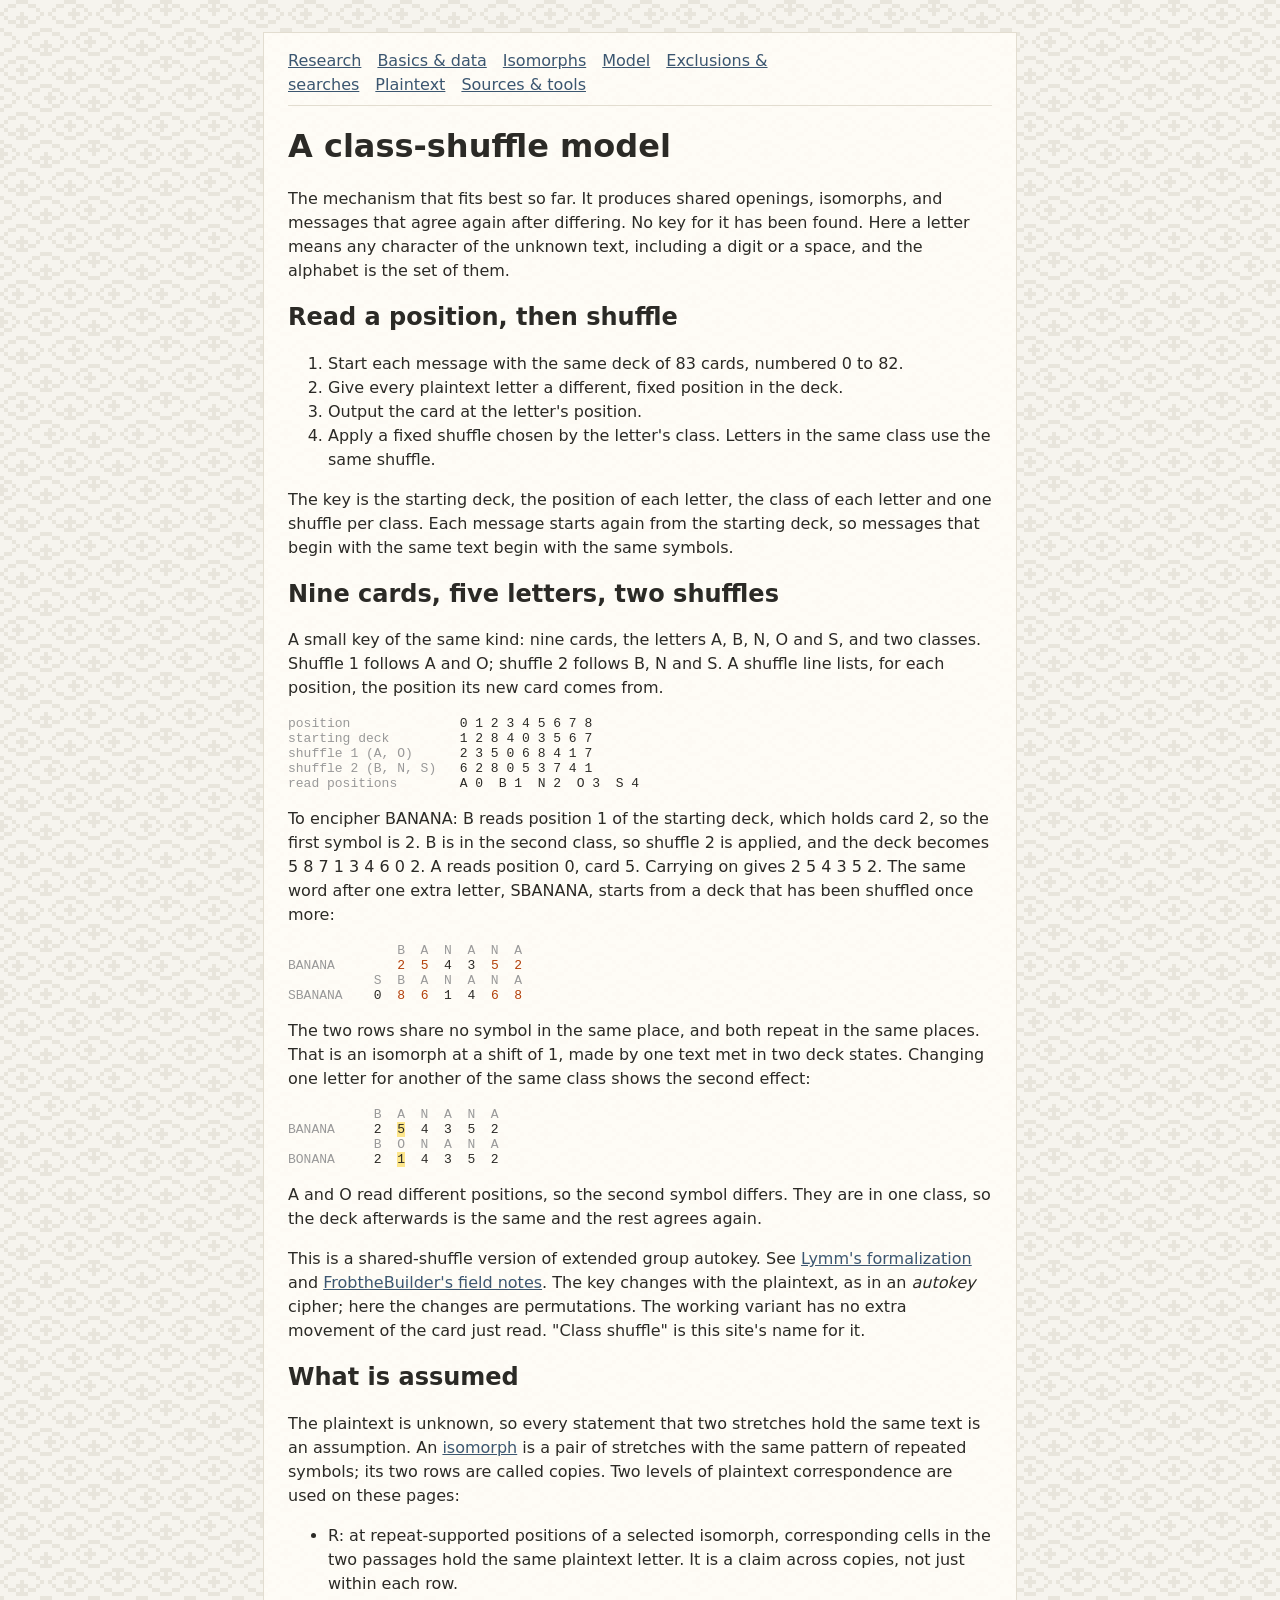
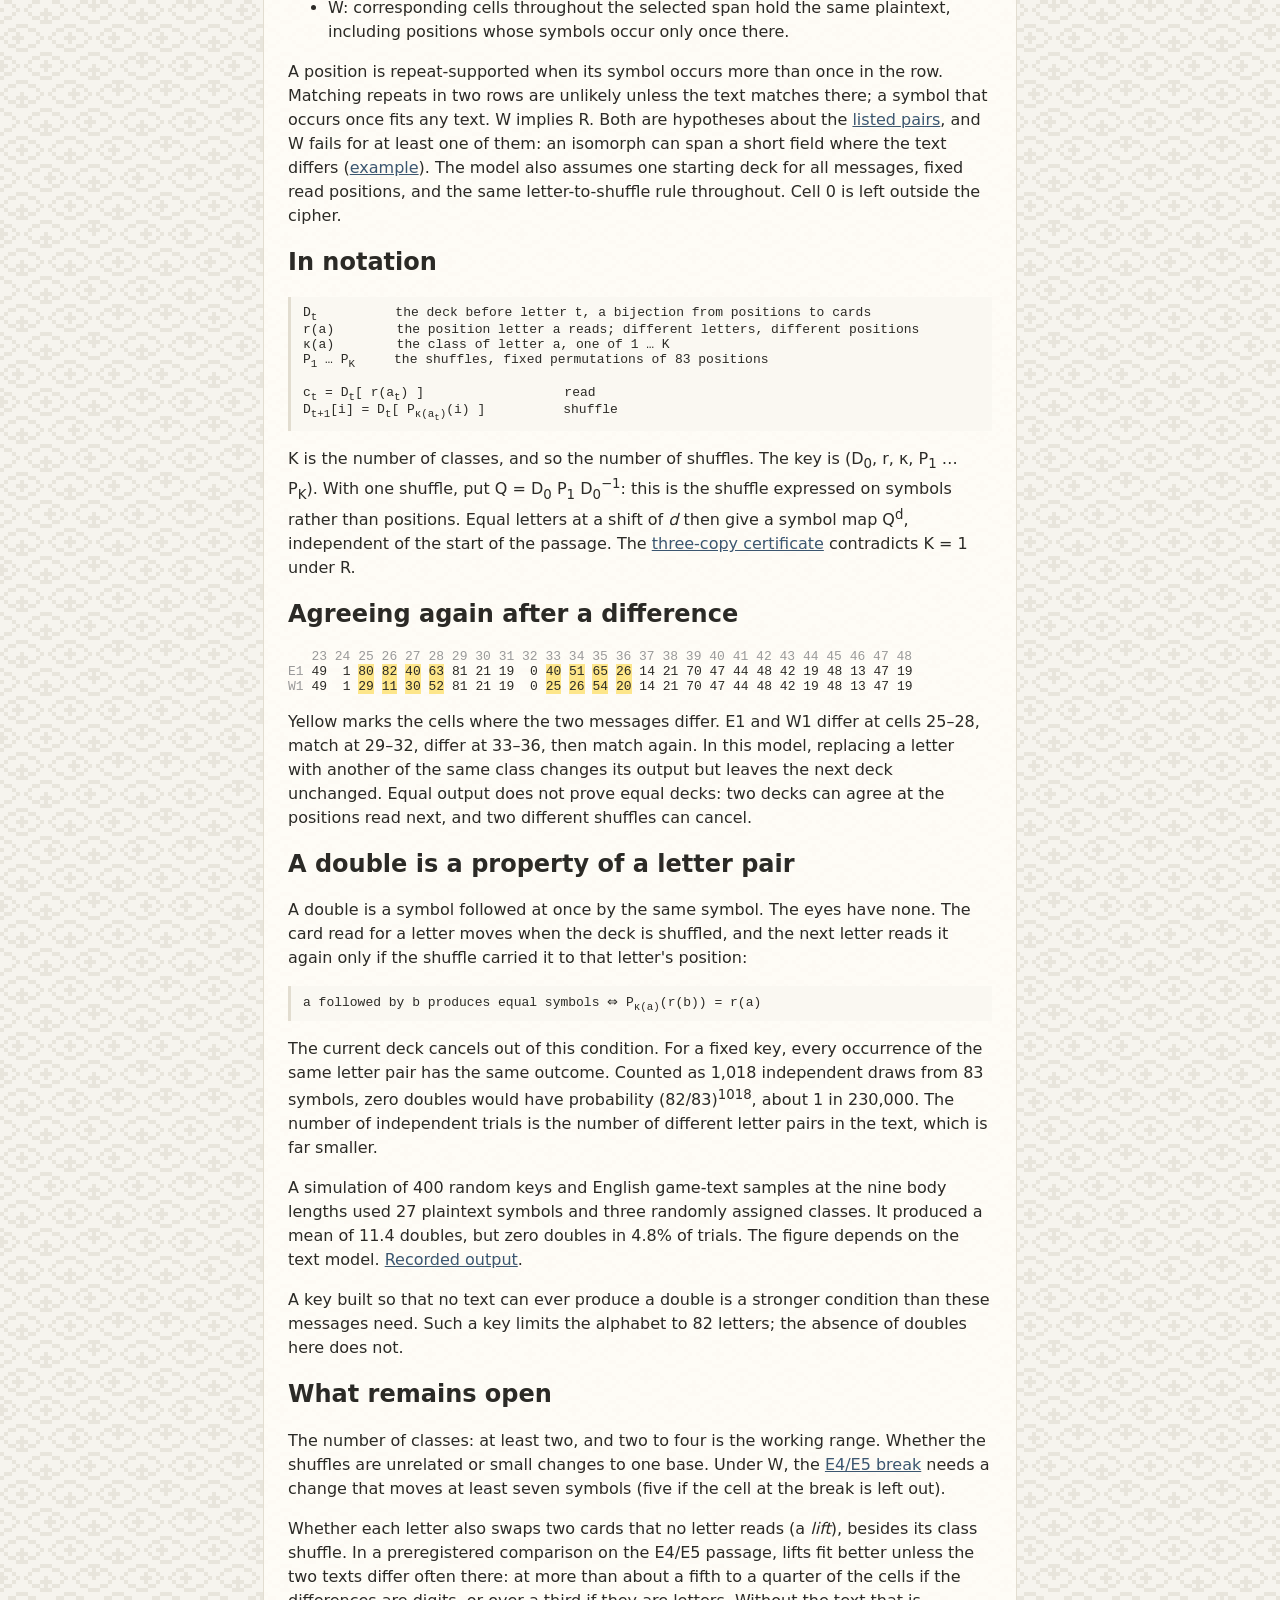
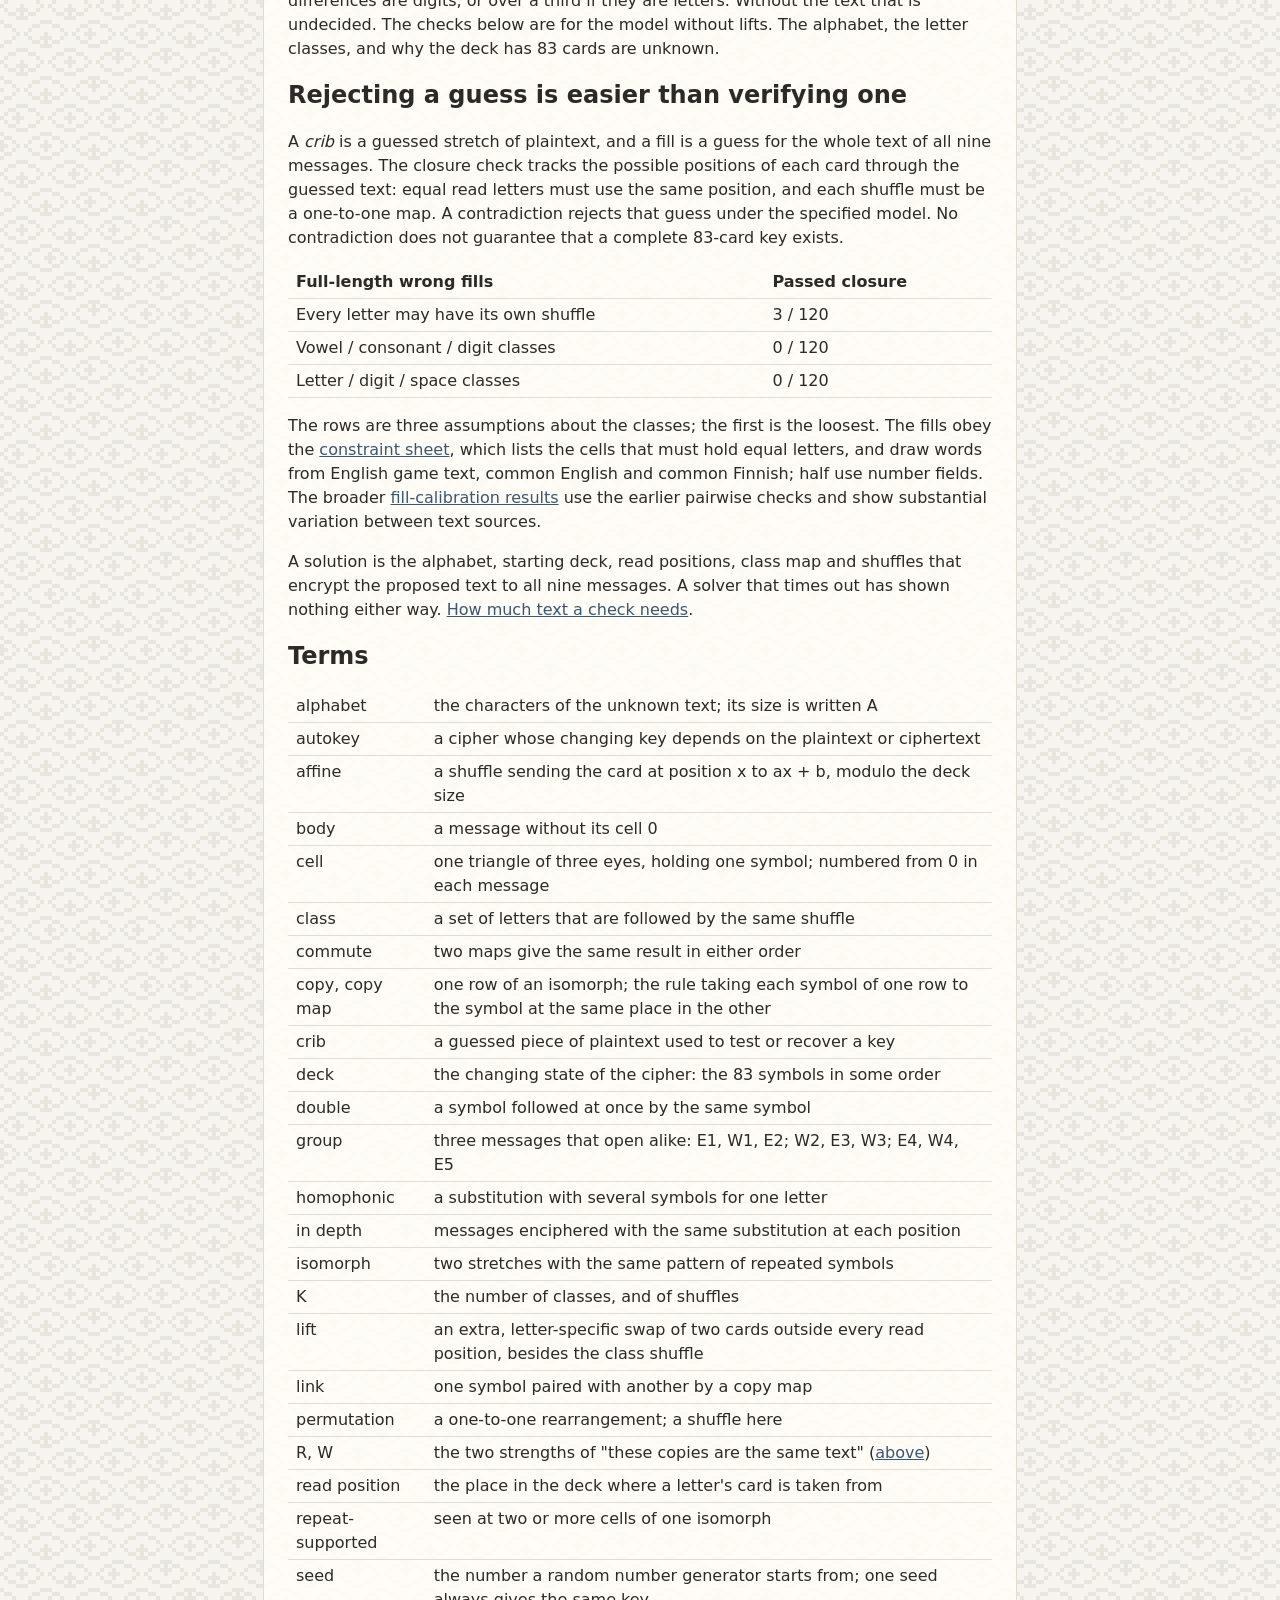
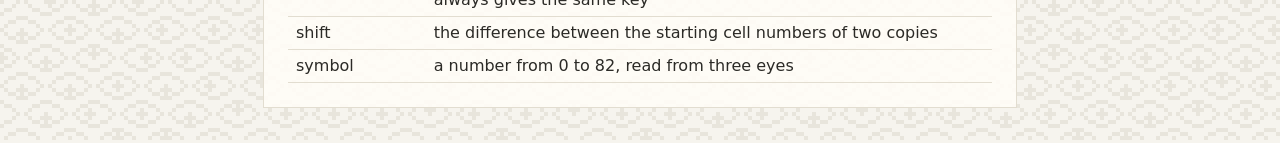
<file: model.html>
<!doctype html>
<html lang="en">
<meta charset="utf-8">
<meta name="viewport" content="width=device-width, initial-scale=1">
<title>A class-shuffle model: Noita eye messages</title>
<link rel="icon" href="favicon.ico">
<link rel="stylesheet" href="style.css?v=6540533e">

<main>
<nav><a href="index.html">Research</a><a href="messages.html">Basics &amp; data</a><a href="isomorphs.html">Isomorphs</a><a href="model.html">Model</a><a href="ruled-out.html">Exclusions &amp; searches</a><a href="plaintext.html">Plaintext</a><a href="sources.html">Sources &amp; tools</a></nav>

<h1>A class-shuffle model</h1>

<p>The mechanism that fits best so far. It produces shared openings, isomorphs, and messages that
agree again after differing. No key for it has been found. Here a letter means any character of
the unknown text, including a digit or a space, and the alphabet is the set of them.</p>

<h2>Read a position, then shuffle</h2>

<ol>
  <li>Start each message with the same deck of 83 cards, numbered 0 to 82.</li>
  <li>Give every plaintext letter a different, fixed position in the deck.</li>
  <li>Output the card at the letter's position.</li>
  <li>Apply a fixed shuffle chosen by the letter's class. Letters in the same class use the same
    shuffle.</li>
</ol>

<p>The key is the starting deck, the position of each letter, the class of each letter and one
shuffle per class. Each message starts again from the starting deck, so messages that begin
with the same text begin with the same symbols.</p>

<h2 id="toy">Nine cards, five letters, two shuffles</h2>

<p>A small key of the same kind: nine cards, the letters A, B, N, O and S, and two classes.
Shuffle 1 follows A and O; shuffle 2 follows B, N and S. A shuffle line lists, for each position,
the position its new card comes from.</p>

<pre><span class="dim">position              </span>0 1 2 3 4 5 6 7 8
<span class="dim">starting deck         </span>1 2 8 4 0 3 5 6 7
<span class="dim">shuffle 1 (A, O)      </span>2 3 5 0 6 8 4 1 7
<span class="dim">shuffle 2 (B, N, S)   </span>6 2 8 0 5 3 7 4 1
<span class="dim">read positions        </span>A 0  B 1  N 2  O 3  S 4</pre>

<p>To encipher BANANA: B reads position 1 of the starting deck, which holds card 2, so the first
symbol is 2. B is in the second class, so shuffle 2 is applied, and the deck becomes
5 8 7 1 3 4 6 0 2. A reads position 0, card 5. Carrying on gives 2 5 4 3 5 2. The same word after
one extra letter, SBANANA, starts from a deck that has been shuffled once more:</p>

<pre><span class="dim">              B  A  N  A  N  A</span>
<span class="dim">BANANA   </span>     <b>2</b>  <b>5</b>  4  3  <b>5</b>  <b>2</b>
<span class="dim">           S  B  A  N  A  N  A</span>
<span class="dim">SBANANA  </span>  0  <b>8</b>  <b>6</b>  1  4  <b>6</b>  <b>8</b></pre>

<p>The two rows share no symbol in the same place, and both repeat in the same places. That is an
isomorph at a shift of 1, made by one text met in two deck states. Changing one letter for
another of the same class shows the second effect:</p>

<pre><span class="dim">           B  A  N  A  N  A</span>
<span class="dim">BANANA   </span>  2  <mark>5</mark>  4  3  5  2
<span class="dim">           B  O  N  A  N  A</span>
<span class="dim">BONANA   </span>  2  <mark>1</mark>  4  3  5  2</pre>

<p>A and O read different positions, so the second symbol differs. They are in one class, so the
deck afterwards is the same and the rest agrees again.</p>

<p>This is a shared-shuffle version of extended group autokey. See
<a href="https://github.com/Lymm37/eye-messages/wiki/Extended-Group-Autokey-(XGAK)">Lymm's
formalization</a> and <a href="https://frobthebuilder.github.io/eye-cipher-field-notes/">FrobtheBuilder's
field notes</a>. The key changes with the plaintext, as in an <i>autokey</i> cipher; here the
changes are permutations. The working variant has no extra movement of the card just read.
"Class shuffle" is this site's name for it.</p>

<h2 id="assumptions">What is assumed</h2>

<p>The plaintext is unknown, so every statement that two stretches hold the same text is an
assumption. An <a href="isomorphs.html">isomorph</a> is a pair of stretches with the same
pattern of repeated symbols; its two rows are called copies. Two levels of plaintext
correspondence are used on these pages:</p>
<ul>
  <li>R: at repeat-supported positions of a selected isomorph, corresponding cells in the two
    passages hold the same plaintext letter. It is a claim across copies, not just within each row.</li>
  <li>W: corresponding cells throughout the selected span hold the same plaintext, including
    positions whose symbols occur only once there.</li>
</ul>
<p>A position is repeat-supported when its symbol occurs more than once in the row. Matching
repeats in two rows are unlikely unless the text matches there; a symbol that occurs once fits
any text. W implies R. Both are hypotheses about the <a href="isomorphs.html">listed pairs</a>, and W
fails for at least one of them: an isomorph can span a short field where the text differs
(<a href="plaintext.html#sheet">example</a>). The model also assumes one starting deck for all
messages, fixed read positions, and the same letter-to-shuffle rule throughout. Cell 0 is left
outside the cipher.</p>

<h2 id="notation">In notation</h2>

<pre class="formal">
D<sub>t</sub>          the deck before letter t, a bijection from positions to cards
r(a)        the position letter a reads; different letters, different positions
κ(a)        the class of letter a, one of 1 … K
P<sub>1</sub> … P<sub>K</sub>     the shuffles, fixed permutations of 83 positions

c<sub>t</sub> = D<sub>t</sub>[ r(a<sub>t</sub>) ]                  read
D<sub>t+1</sub>[i] = D<sub>t</sub>[ P<sub>κ(a<sub>t</sub>)</sub>(i) ]          shuffle
</pre>

<p>K is the number of classes, and so the number of shuffles.
The key is (D<sub>0</sub>, r, κ, P<sub>1</sub> … P<sub>K</sub>). With one shuffle, put
Q = D<sub>0</sub> P<sub>1</sub> D<sub>0</sub><sup>−1</sup>: this is the shuffle expressed on
symbols rather than positions. Equal letters at a shift of <i>d</i> then give a symbol map
Q<sup>d</sup>, independent of the start of the passage. The
<a href="isomorphs.html#one-shuffle">three-copy certificate</a> contradicts K = 1 under R.</p>

<h2 id="resync">Agreeing again after a difference</h2>

<pre class="exhibit"><span class="dim">   23 24 25 26 27 28 29 30 31 32 33 34 35 36 37 38 39 40 41 42 43 44 45 46 47 48</span>
<span class="dim">E1</span> <span data-i="0">49</span> <span data-i="1"> 1</span> <span data-i="2"><mark>80</mark></span> <span data-i="3"><mark>82</mark></span> <span data-i="4"><mark>40</mark></span> <span data-i="5"><mark>63</mark></span> <span data-i="6">81</span> <span data-i="7">21</span> <span data-i="8">19</span> <span data-i="9"> 0</span> <span data-i="10"><mark>40</mark></span> <span data-i="11"><mark>51</mark></span> <span data-i="12"><mark>65</mark></span> <span data-i="13"><mark>26</mark></span> <span data-i="14">14</span> <span data-i="15">21</span> <span data-i="16">70</span> <span data-i="17">47</span> <span data-i="18">44</span> <span data-i="19">48</span> <span data-i="20">42</span> <span data-i="21">19</span> <span data-i="22">48</span> <span data-i="23">13</span> <span data-i="24">47</span> <span data-i="25">19</span>
<span class="dim">W1</span> <span data-i="0">49</span> <span data-i="1"> 1</span> <span data-i="2"><mark>29</mark></span> <span data-i="3"><mark>11</mark></span> <span data-i="4"><mark>30</mark></span> <span data-i="5"><mark>52</mark></span> <span data-i="6">81</span> <span data-i="7">21</span> <span data-i="8">19</span> <span data-i="9"> 0</span> <span data-i="10"><mark>25</mark></span> <span data-i="11"><mark>26</mark></span> <span data-i="12"><mark>54</mark></span> <span data-i="13"><mark>20</mark></span> <span data-i="14">14</span> <span data-i="15">21</span> <span data-i="16">70</span> <span data-i="17">47</span> <span data-i="18">44</span> <span data-i="19">48</span> <span data-i="20">42</span> <span data-i="21">19</span> <span data-i="22">48</span> <span data-i="23">13</span> <span data-i="24">47</span> <span data-i="25">19</span></pre>

<p>Yellow marks the cells where the two messages differ.
E1 and W1 differ at cells 25–28, match at 29–32, differ at 33–36, then match again. In this
model, replacing a letter with another of the same class changes its output but leaves the next
deck unchanged. Equal output does not prove equal decks: two decks can agree at the positions
read next, and two different shuffles can cancel.</p>

<h2 id="doubles">A double is a property of a letter pair</h2>

<p>A double is a symbol followed at once by the same symbol. The eyes have none. The card read
for a letter moves when the deck is shuffled, and the next letter reads it again only if the
shuffle carried it to that letter's position:</p>

<pre class="formal">
a followed by b produces equal symbols ⇔ P<sub>κ(a)</sub>(r(b)) = r(a)
</pre>

<p>The current deck cancels out of this condition. For a fixed key, every occurrence of the same
letter pair has the same outcome. Counted as 1,018 independent draws from 83 symbols, zero
doubles would have probability (82/83)<sup>1018</sup>, about 1 in 230,000. The number of
independent trials is the number of different letter pairs in the text, which is far smaller.</p>

<p>A simulation of 400 random keys and English game-text samples at the nine body lengths used
27 plaintext symbols and three randomly assigned classes. It produced a mean of 11.4 doubles,
but zero doubles in 4.8% of trials. The figure depends on the text model.
<a href="evidence/assumption-p5-v1.txt">Recorded output</a>.</p>

<p>A key built so that no text can ever produce a double is a stronger condition than these
messages need. Such a key limits the alphabet to 82 letters; the absence of doubles here does
not.</p>

<h2>What remains open</h2>

<p>The number of classes: at least two, and two to four is the working range. Whether the
shuffles are unrelated or small changes to one base. Under W, the
<a href="isomorphs.html#break">E4/E5 break</a> needs a change that moves at least seven symbols (five if the cell at the break is left
out).</p>

<p>Whether each letter also swaps two cards that no letter reads (a <i>lift</i>), besides its
class shuffle. In a preregistered comparison on the
E4/E5 passage, lifts fit better unless the two texts differ often there: at more than about a
fifth to a quarter of the cells if the differences are digits, or over a third if they are
letters. Without the
text that is undecided. The checks below are for the model
without lifts. The alphabet, the letter classes, and why the deck has 83 cards are unknown.</p>

<h2 id="checking">Rejecting a guess is easier than verifying one</h2>

<p>A <i>crib</i> is a guessed stretch of plaintext, and a fill is a guess for the whole text of
all nine messages. The closure check tracks the possible positions
of each card through the guessed text: equal read letters must use the same position, and each
shuffle must be a one-to-one map. A contradiction rejects that guess under the specified model.
No contradiction does not guarantee that a complete 83-card key exists.</p>

<table>
  <tr><th>Full-length wrong fills</th><th>Passed closure</th></tr>
  <tr><td>Every letter may have its own shuffle</td><td>3 / 120</td></tr>
  <tr><td>Vowel / consonant / digit classes</td><td>0 / 120</td></tr>
  <tr><td>Letter / digit / space classes</td><td>0 / 120</td></tr>
</table>

<p>The rows are three assumptions about the classes; the first is the loosest. The fills obey
the <a href="plaintext.html#sheet">constraint sheet</a>, which lists the cells that must hold
equal letters, and draw words from
English game text, common English and common Finnish; half use number fields. The broader
<a href="evidence/fill-calibration-v1.json">fill-calibration results</a> use the earlier pairwise
checks and show substantial variation between text sources.</p>

<p>A solution is the alphabet, starting deck, read positions, class map and shuffles that
encrypt the proposed text to all nine messages. A solver that times out has shown nothing either
way. <a href="plaintext.html#size">How much text a check needs</a>.</p>

<h2 id="terms">Terms</h2>
<table>
  <tr><td>alphabet</td><td>the characters of the unknown text; its size is written A</td></tr>
  <tr><td>autokey</td><td>a cipher whose changing key depends on the plaintext or ciphertext</td></tr>
  <tr><td>affine</td><td>a shuffle sending the card at position x to ax + b, modulo the deck size</td></tr>
  <tr><td>body</td><td>a message without its cell 0</td></tr>
  <tr><td>cell</td><td>one triangle of three eyes, holding one symbol; numbered from 0 in each message</td></tr>
  <tr><td>class</td><td>a set of letters that are followed by the same shuffle</td></tr>
  <tr><td>commute</td><td>two maps give the same result in either order</td></tr>
  <tr><td>copy, copy map</td><td>one row of an isomorph; the rule taking each symbol of one row to
    the symbol at the same place in the other</td></tr>
  <tr><td>crib</td><td>a guessed piece of plaintext used to test or recover a key</td></tr>
  <tr><td>deck</td><td>the changing state of the cipher: the 83 symbols in some order</td></tr>
  <tr><td>double</td><td>a symbol followed at once by the same symbol</td></tr>
  <tr><td>group</td><td>three messages that open alike: E1, W1, E2; W2, E3, W3; E4, W4, E5</td></tr>
  <tr><td>homophonic</td><td>a substitution with several symbols for one letter</td></tr>
  <tr><td>in depth</td><td>messages enciphered with the same substitution at each position</td></tr>
  <tr><td>isomorph</td><td>two stretches with the same pattern of repeated symbols</td></tr>
  <tr><td>K</td><td>the number of classes, and of shuffles</td></tr>
  <tr><td>lift</td><td>an extra, letter-specific swap of two cards outside every read position, besides the class shuffle</td></tr>
  <tr><td>link</td><td>one symbol paired with another by a copy map</td></tr>
  <tr><td>permutation</td><td>a one-to-one rearrangement; a shuffle here</td></tr>
  <tr><td>R, W</td><td>the two strengths of "these copies are the same text"
    (<a href="#assumptions">above</a>)</td></tr>
  <tr><td>read position</td><td>the place in the deck where a letter's card is taken from</td></tr>
  <tr><td>repeat-supported</td><td>seen at two or more cells of one isomorph</td></tr>
  <tr><td>seed</td><td>the number a random number generator starts from; one seed always gives the same key</td></tr>
  <tr><td>shift</td><td>the difference between the starting cell numbers of two copies</td></tr>
  <tr><td>symbol</td><td>a number from 0 to 82, read from three eyes</td></tr>
</table>
</main>
<script src="eyes-bg.js?v=bd0eac51" data-mode="random"></script>
<script src="site.js?v=1ce5df36"></script>
</file>
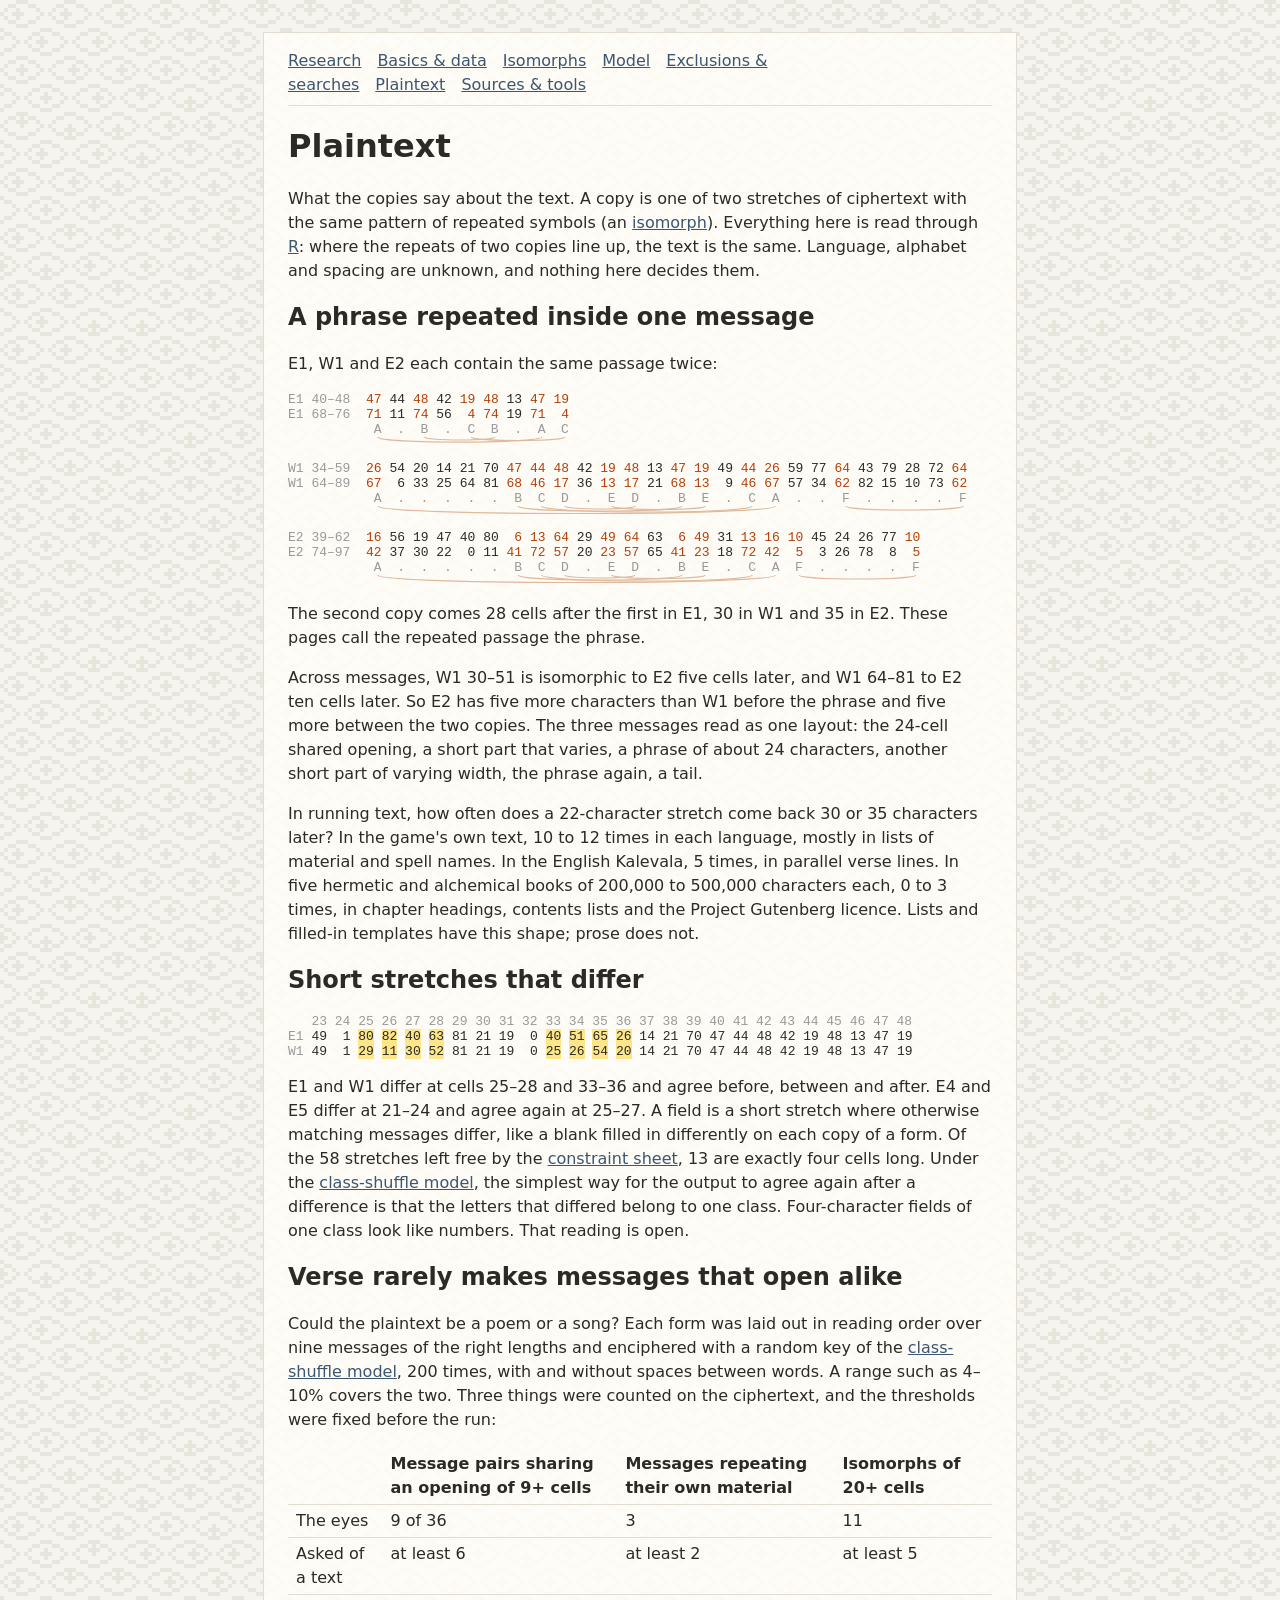
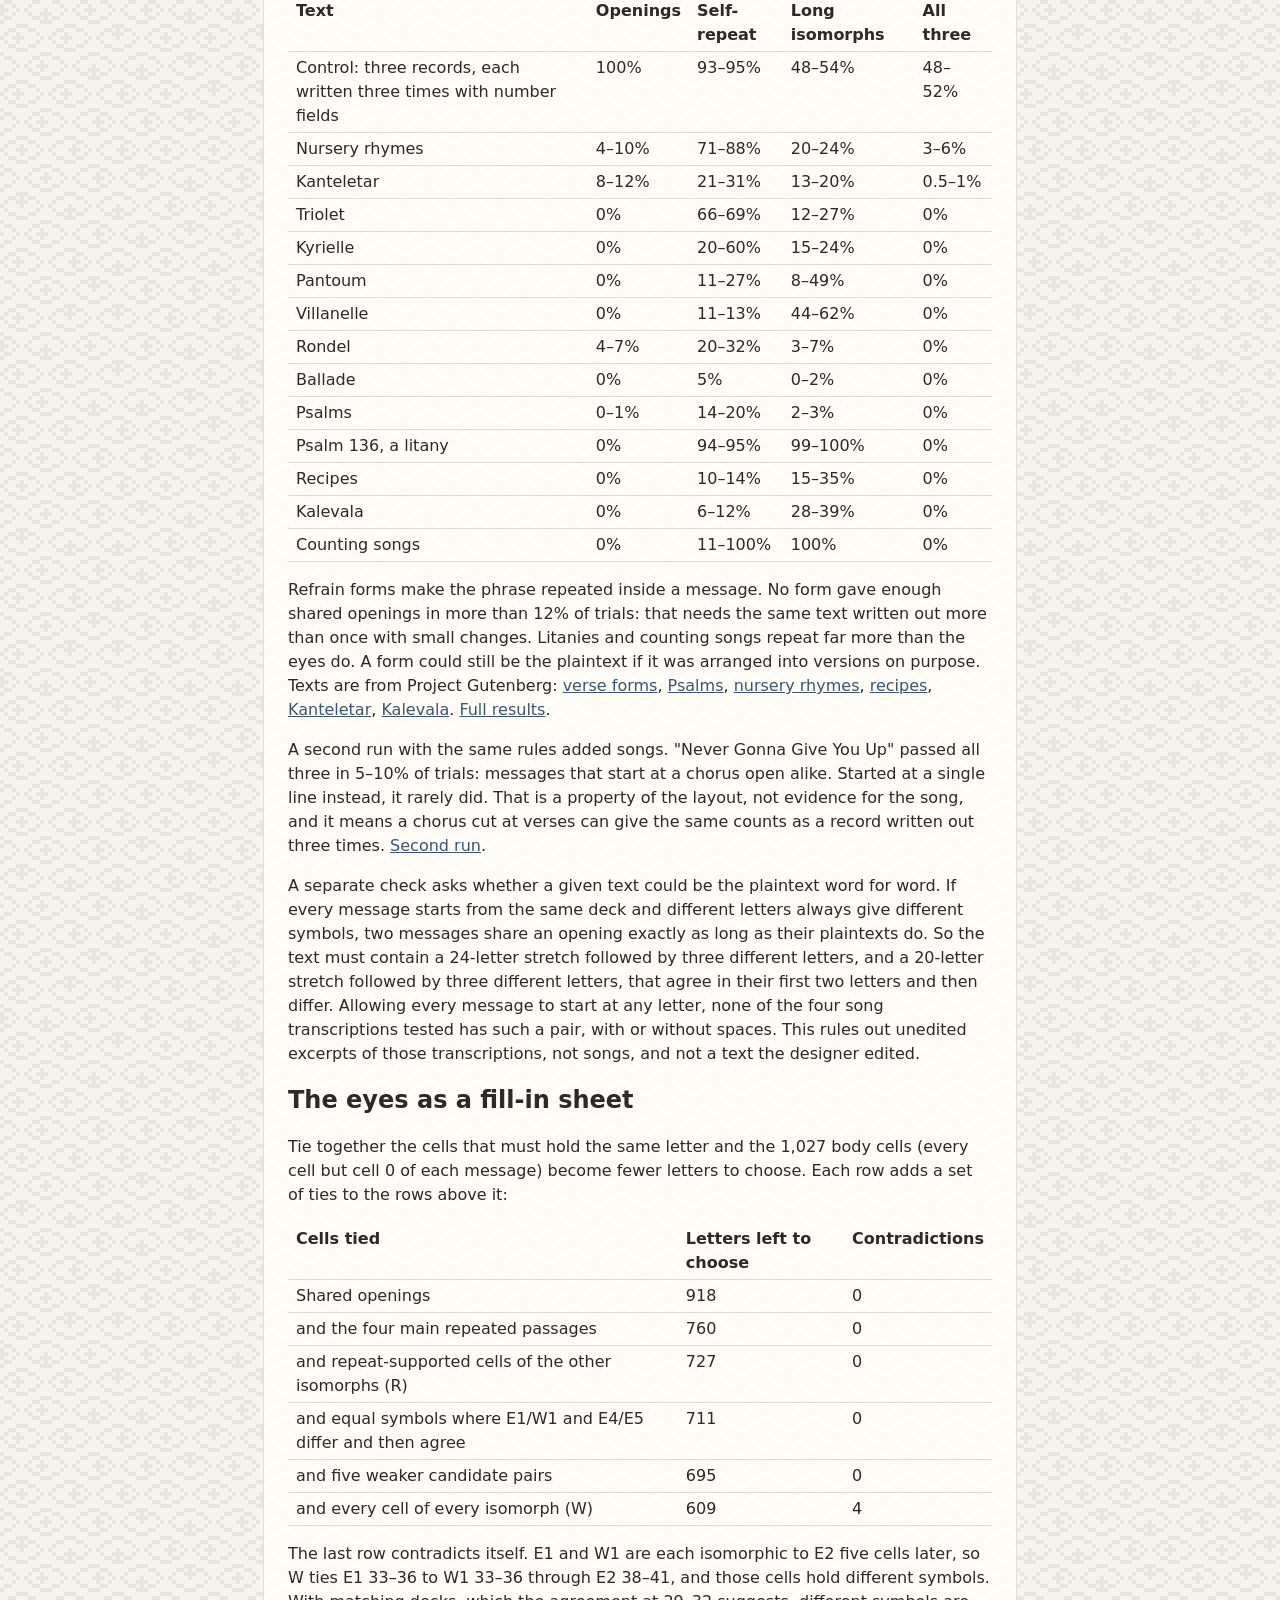
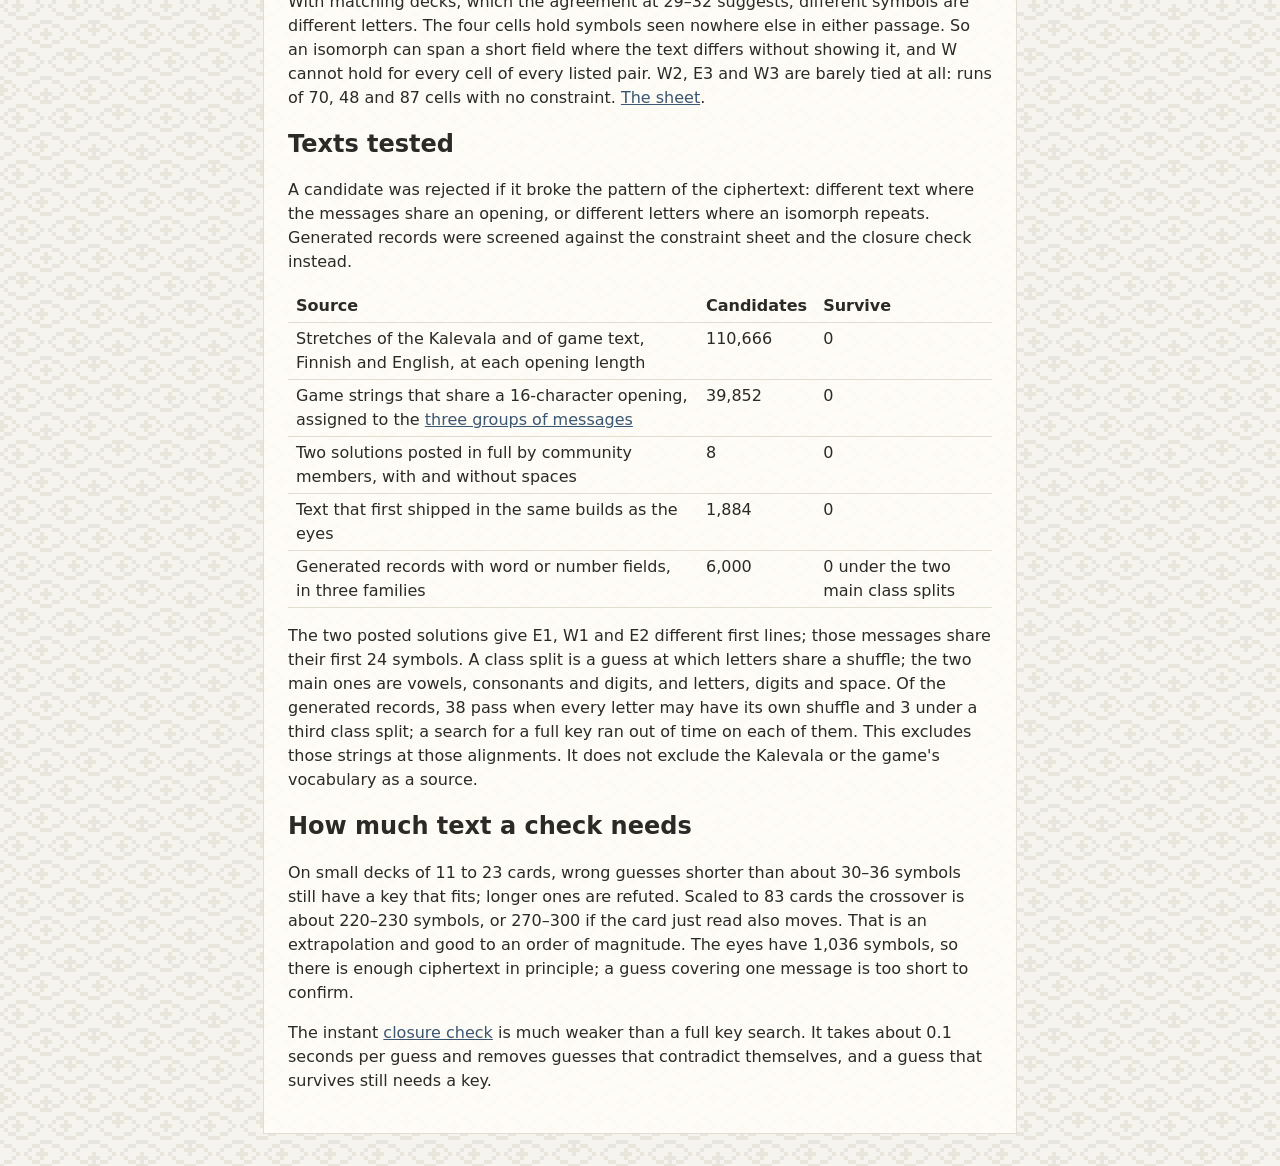
<file: plaintext.html>
<!doctype html>
<html lang="en">
<meta charset="utf-8">
<meta name="viewport" content="width=device-width, initial-scale=1">
<title>Plaintext: Noita eye messages</title>
<link rel="icon" href="favicon.ico">
<link rel="stylesheet" href="style.css?v=6540533e">

<main>
<nav><a href="index.html">Research</a><a href="messages.html">Basics &amp; data</a><a href="isomorphs.html">Isomorphs</a><a href="model.html">Model</a><a href="ruled-out.html">Exclusions &amp; searches</a><a href="plaintext.html">Plaintext</a><a href="sources.html">Sources &amp; tools</a></nav>

<h1>Plaintext</h1>

<p>What the copies say about the text. A copy is one of two stretches of ciphertext with the same
pattern of repeated symbols (an <a href="isomorphs.html">isomorph</a>). Everything here is read
through <a href="model.html#assumptions">R</a>: where the repeats of two copies line up, the
text is the same. Language, alphabet and spacing are
unknown, and nothing here decides them.</p>

<h2 id="refrain">A phrase repeated inside one message</h2>

<p>E1, W1 and E2 each contain the same passage twice:</p>

<pre class="exhibit"><span class="dim">E1 40–48 </span> <span data-i="0" data-k="0"><b>47</b></span> <span data-i="1">44</span> <span data-i="2" data-k="2"><b>48</b></span> <span data-i="3">42</span> <span data-i="4" data-k="4"><b>19</b></span> <span data-i="5" data-k="2"><b>48</b></span> <span data-i="6">13</span> <span data-i="7" data-k="0"><b>47</b></span> <span data-i="8" data-k="4"><b>19</b></span>
<span class="dim">E1 68–76 </span> <span data-i="0" data-k="0"><b>71</b></span> <span data-i="1">11</span> <span data-i="2" data-k="2"><b>74</b></span> <span data-i="3">56</span> <span data-i="4" data-k="4"><b> 4</b></span> <span data-i="5" data-k="2"><b>74</b></span> <span data-i="6">19</span> <span data-i="7" data-k="0"><b>71</b></span> <span data-i="8" data-k="4"><b> 4</b></span>
<span class="dim">           A  .  B  .  C  B  .  A  C</span>
<svg class="arcs" viewBox="0 0 36 11" preserveAspectRatio="none" style="width:36ch" aria-hidden="true"><path data-k="0" d="M11.5 0C11.5 6.7 32.5 6.7 32.5 0"/><path data-k="2" d="M17.5 0C17.5 4.0 26.5 4.0 26.5 0"/><path data-k="4" d="M23.5 0C23.5 4.7 35.5 4.7 35.5 0"/></svg></pre>
<pre class="exhibit"><span class="dim">W1 34–59 </span> <span data-i="0" data-k="0"><b>26</b></span> <span data-i="1">54</span> <span data-i="2">20</span> <span data-i="3">14</span> <span data-i="4">21</span> <span data-i="5">70</span> <span data-i="6" data-k="6"><b>47</b></span> <span data-i="7" data-k="7"><b>44</b></span> <span data-i="8" data-k="8"><b>48</b></span> <span data-i="9">42</span> <span data-i="10" data-k="10"><b>19</b></span> <span data-i="11" data-k="8"><b>48</b></span> <span data-i="12">13</span> <span data-i="13" data-k="6"><b>47</b></span> <span data-i="14" data-k="10"><b>19</b></span> <span data-i="15">49</span> <span data-i="16" data-k="7"><b>44</b></span> <span data-i="17" data-k="0"><b>26</b></span> <span data-i="18">59</span> <span data-i="19">77</span> <span data-i="20" data-k="15"><b>64</b></span> <span data-i="21">43</span> <span data-i="22">79</span> <span data-i="23">28</span> <span data-i="24">72</span> <span data-i="25" data-k="15"><b>64</b></span>
<span class="dim">W1 64–89 </span> <span data-i="0" data-k="0"><b>67</b></span> <span data-i="1"> 6</span> <span data-i="2">33</span> <span data-i="3">25</span> <span data-i="4">64</span> <span data-i="5">81</span> <span data-i="6" data-k="6"><b>68</b></span> <span data-i="7" data-k="7"><b>46</b></span> <span data-i="8" data-k="8"><b>17</b></span> <span data-i="9">36</span> <span data-i="10" data-k="10"><b>13</b></span> <span data-i="11" data-k="8"><b>17</b></span> <span data-i="12">21</span> <span data-i="13" data-k="6"><b>68</b></span> <span data-i="14" data-k="10"><b>13</b></span> <span data-i="15"> 9</span> <span data-i="16" data-k="7"><b>46</b></span> <span data-i="17" data-k="0"><b>67</b></span> <span data-i="18">57</span> <span data-i="19">34</span> <span data-i="20" data-k="15"><b>62</b></span> <span data-i="21">82</span> <span data-i="22">15</span> <span data-i="23">10</span> <span data-i="24">73</span> <span data-i="25" data-k="15"><b>62</b></span>
<span class="dim">           A  .  .  .  .  .  B  C  D  .  E  D  .  B  E  .  C  A  .  .  F  .  .  .  .  F</span>
<svg class="arcs" viewBox="0 0 87 11" preserveAspectRatio="none" style="width:87ch" aria-hidden="true"><path data-k="0" d="M11.5 0C11.5 10.0 62.5 10.0 62.5 0"/><path data-k="6" d="M29.5 0C29.5 6.7 50.5 6.7 50.5 0"/><path data-k="7" d="M32.5 0C32.5 8.0 59.5 8.0 59.5 0"/><path data-k="8" d="M35.5 0C35.5 4.0 44.5 4.0 44.5 0"/><path data-k="10" d="M41.5 0C41.5 4.7 53.5 4.7 53.5 0"/><path data-k="15" d="M71.5 0C71.5 5.3 86.5 5.3 86.5 0"/></svg></pre>
<pre class="exhibit"><span class="dim">E2 39–62 </span> <span data-i="0" data-k="0"><b>16</b></span> <span data-i="1">56</span> <span data-i="2">19</span> <span data-i="3">47</span> <span data-i="4">40</span> <span data-i="5">80</span> <span data-i="6" data-k="6"><b> 6</b></span> <span data-i="7" data-k="7"><b>13</b></span> <span data-i="8" data-k="8"><b>64</b></span> <span data-i="9">29</span> <span data-i="10" data-k="10"><b>49</b></span> <span data-i="11" data-k="8"><b>64</b></span> <span data-i="12">63</span> <span data-i="13" data-k="6"><b> 6</b></span> <span data-i="14" data-k="10"><b>49</b></span> <span data-i="15">31</span> <span data-i="16" data-k="7"><b>13</b></span> <span data-i="17" data-k="0"><b>16</b></span> <span data-i="18" data-k="13"><b>10</b></span> <span data-i="19">45</span> <span data-i="20">24</span> <span data-i="21">26</span> <span data-i="22">77</span> <span data-i="23" data-k="13"><b>10</b></span>
<span class="dim">E2 74–97 </span> <span data-i="0" data-k="0"><b>42</b></span> <span data-i="1">37</span> <span data-i="2">30</span> <span data-i="3">22</span> <span data-i="4"> 0</span> <span data-i="5">11</span> <span data-i="6" data-k="6"><b>41</b></span> <span data-i="7" data-k="7"><b>72</b></span> <span data-i="8" data-k="8"><b>57</b></span> <span data-i="9">20</span> <span data-i="10" data-k="10"><b>23</b></span> <span data-i="11" data-k="8"><b>57</b></span> <span data-i="12">65</span> <span data-i="13" data-k="6"><b>41</b></span> <span data-i="14" data-k="10"><b>23</b></span> <span data-i="15">18</span> <span data-i="16" data-k="7"><b>72</b></span> <span data-i="17" data-k="0"><b>42</b></span> <span data-i="18" data-k="13"><b> 5</b></span> <span data-i="19"> 3</span> <span data-i="20">26</span> <span data-i="21">78</span> <span data-i="22"> 8</span> <span data-i="23" data-k="13"><b> 5</b></span>
<span class="dim">           A  .  .  .  .  .  B  C  D  .  E  D  .  B  E  .  C  A  F  .  .  .  .  F</span>
<svg class="arcs" viewBox="0 0 81 11" preserveAspectRatio="none" style="width:81ch" aria-hidden="true"><path data-k="0" d="M11.5 0C11.5 10.0 62.5 10.0 62.5 0"/><path data-k="6" d="M29.5 0C29.5 6.7 50.5 6.7 50.5 0"/><path data-k="7" d="M32.5 0C32.5 8.0 59.5 8.0 59.5 0"/><path data-k="8" d="M35.5 0C35.5 4.0 44.5 4.0 44.5 0"/><path data-k="10" d="M41.5 0C41.5 4.7 53.5 4.7 53.5 0"/><path data-k="13" d="M65.5 0C65.5 5.3 80.5 5.3 80.5 0"/></svg></pre>

<p>The second copy comes 28 cells after the first in E1, 30 in W1 and 35 in E2. These pages call
the repeated passage the phrase.</p>

<p>Across messages, W1 30–51 is isomorphic to E2 five cells later, and W1 64–81 to E2 ten cells
later. So E2 has five more characters than W1 before the phrase and five more between the two
copies.
The three messages read as one layout: the 24-cell shared opening, a short part that varies, a
phrase of about 24 characters, another short part of varying width, the phrase again, a tail.</p>

<p>In running text, how often does a 22-character stretch come back 30 or 35 characters later?
In the game's own text, 10 to 12 times in each language, mostly in lists of material and
spell names. In the English Kalevala, 5 times, in parallel verse lines. In five hermetic and
alchemical books of 200,000 to 500,000 characters each, 0 to 3 times, in chapter headings, contents
lists and the Project Gutenberg licence. Lists and filled-in templates have this shape; prose does not.</p>

<h2 id="fields">Short stretches that differ</h2>

<pre class="exhibit"><span class="dim">   23 24 25 26 27 28 29 30 31 32 33 34 35 36 37 38 39 40 41 42 43 44 45 46 47 48</span>
<span class="dim">E1</span> <span data-i="0">49</span> <span data-i="1"> 1</span> <span data-i="2"><mark>80</mark></span> <span data-i="3"><mark>82</mark></span> <span data-i="4"><mark>40</mark></span> <span data-i="5"><mark>63</mark></span> <span data-i="6">81</span> <span data-i="7">21</span> <span data-i="8">19</span> <span data-i="9"> 0</span> <span data-i="10"><mark>40</mark></span> <span data-i="11"><mark>51</mark></span> <span data-i="12"><mark>65</mark></span> <span data-i="13"><mark>26</mark></span> <span data-i="14">14</span> <span data-i="15">21</span> <span data-i="16">70</span> <span data-i="17">47</span> <span data-i="18">44</span> <span data-i="19">48</span> <span data-i="20">42</span> <span data-i="21">19</span> <span data-i="22">48</span> <span data-i="23">13</span> <span data-i="24">47</span> <span data-i="25">19</span>
<span class="dim">W1</span> <span data-i="0">49</span> <span data-i="1"> 1</span> <span data-i="2"><mark>29</mark></span> <span data-i="3"><mark>11</mark></span> <span data-i="4"><mark>30</mark></span> <span data-i="5"><mark>52</mark></span> <span data-i="6">81</span> <span data-i="7">21</span> <span data-i="8">19</span> <span data-i="9"> 0</span> <span data-i="10"><mark>25</mark></span> <span data-i="11"><mark>26</mark></span> <span data-i="12"><mark>54</mark></span> <span data-i="13"><mark>20</mark></span> <span data-i="14">14</span> <span data-i="15">21</span> <span data-i="16">70</span> <span data-i="17">47</span> <span data-i="18">44</span> <span data-i="19">48</span> <span data-i="20">42</span> <span data-i="21">19</span> <span data-i="22">48</span> <span data-i="23">13</span> <span data-i="24">47</span> <span data-i="25">19</span></pre>

<p>E1 and W1 differ at cells 25–28 and 33–36 and agree before, between and after. E4 and E5
differ at 21–24 and agree again at 25–27. A field is a short stretch where otherwise matching
messages differ, like a blank filled in differently on each copy of a form. Of the 58 stretches left free by the
<a href="#sheet">constraint sheet</a>, 13 are exactly four cells long. Under the
<a href="model.html">class-shuffle model</a>, the simplest way for the output to agree again
after a difference is that the letters that differed belong to one class. Four-character fields
of one class look like numbers. That reading is open.</p>

<h2 id="genres">Verse rarely makes messages that open alike</h2>

<p>Could the plaintext be a poem or a song? Each form was laid out in reading order over nine
messages of the right lengths and enciphered with a random key of the
<a href="model.html">class-shuffle model</a>, 200 times, with and without spaces between words.
A range such as 4–10% covers the two. Three things were counted on the
ciphertext, and the thresholds were fixed before the run:</p>

<table>
  <tr><th></th><th>Message pairs sharing an opening of 9+ cells</th><th>Messages repeating
    their own material</th><th>Isomorphs of 20+ cells</th></tr>
  <tr><td>The eyes</td><td>9 of 36</td><td>3</td><td>11</td></tr>
  <tr><td>Asked of a text</td><td>at least 6</td><td>at least 2</td><td>at least 5</td></tr>
</table>

<table>
  <tr><th>Text</th><th>Openings</th><th>Self-repeat</th><th>Long isomorphs</th><th>All three</th></tr>
  <tr><td>Control: three records, each written three times with number fields</td><td>100%</td><td>93–95%</td><td>48–54%</td><td>48–52%</td></tr>
  <tr><td>Nursery rhymes</td><td>4–10%</td><td>71–88%</td><td>20–24%</td><td>3–6%</td></tr>
  <tr><td>Kanteletar</td><td>8–12%</td><td>21–31%</td><td>13–20%</td><td>0.5–1%</td></tr>
  <tr><td>Triolet</td><td>0%</td><td>66–69%</td><td>12–27%</td><td>0%</td></tr>
  <tr><td>Kyrielle</td><td>0%</td><td>20–60%</td><td>15–24%</td><td>0%</td></tr>
  <tr><td>Pantoum</td><td>0%</td><td>11–27%</td><td>8–49%</td><td>0%</td></tr>
  <tr><td>Villanelle</td><td>0%</td><td>11–13%</td><td>44–62%</td><td>0%</td></tr>
  <tr><td>Rondel</td><td>4–7%</td><td>20–32%</td><td>3–7%</td><td>0%</td></tr>
  <tr><td>Ballade</td><td>0%</td><td>5%</td><td>0–2%</td><td>0%</td></tr>
  <tr><td>Psalms</td><td>0–1%</td><td>14–20%</td><td>2–3%</td><td>0%</td></tr>
  <tr><td>Psalm 136, a litany</td><td>0%</td><td>94–95%</td><td>99–100%</td><td>0%</td></tr>
  <tr><td>Recipes</td><td>0%</td><td>10–14%</td><td>15–35%</td><td>0%</td></tr>
  <tr><td>Kalevala</td><td>0%</td><td>6–12%</td><td>28–39%</td><td>0%</td></tr>
  <tr><td>Counting songs</td><td>0%</td><td>11–100%</td><td>100%</td><td>0%</td></tr>
</table>

<p>Refrain forms make the phrase repeated inside a message. No form gave enough shared openings
in more than 12% of trials: that needs the same text written out more than once with small
changes. Litanies and
counting songs repeat far more than the eyes do. A form could still be the plaintext if it was
arranged into versions on purpose. Texts are from Project Gutenberg:
<a href="https://www.gutenberg.org/ebooks/45736">verse forms</a>,
<a href="https://www.gutenberg.org/ebooks/10">Psalms</a>,
<a href="https://www.gutenberg.org/ebooks/10607">nursery rhymes</a>,
<a href="https://www.gutenberg.org/ebooks/10136">recipes</a>,
<a href="https://www.gutenberg.org/ebooks/7078">Kanteletar</a>,
<a href="https://www.gutenberg.org/ebooks/7000">Kalevala</a>.
<a href="evidence/genre-shape-v1.json">Full results</a>.</p>

<p id="songs">A second run with the same rules added songs. "Never Gonna Give You Up" passed all
three in 5–10% of trials: messages that start at a chorus open alike. Started at a single line
instead, it rarely did. That is a property of the layout, not evidence for the song, and it means
a chorus cut at verses can give the same counts as a record written out three times.
<a href="evidence/genre-shape-v2.json">Second run</a>.</p>

<p id="forks">A separate check asks whether a given text could be the plaintext word for word. If
every message starts from the same deck and different letters always give different symbols,
two messages share an opening exactly as long as their plaintexts do. So the text must contain a
24-letter stretch followed by three different letters, and a 20-letter stretch followed by
three different letters, that agree in their first two letters and then differ. Allowing every
message to start at any letter, none of the four song transcriptions tested has such a pair,
with or without spaces. This rules out unedited excerpts of those transcriptions, not songs, and
not a text the designer edited.</p>

<h2 id="sheet">The eyes as a fill-in sheet</h2>

<p>Tie together the cells that must hold the same letter and the 1,027 body cells (every cell but
cell 0 of each message) become fewer letters to choose. Each row adds a set of ties to the rows
above it:</p>

<table>
  <tr><th>Cells tied</th><th>Letters left to choose</th><th>Contradictions</th></tr>
  <tr><td>Shared openings</td><td>918</td><td>0</td></tr>
  <tr><td>and the four main repeated passages</td><td>760</td><td>0</td></tr>
  <tr><td>and repeat-supported cells of the other isomorphs (R)</td><td>727</td><td>0</td></tr>
  <tr><td>and equal symbols where E1/W1 and E4/E5 differ and then agree</td><td>711</td><td>0</td></tr>
  <tr><td>and five weaker candidate pairs</td><td>695</td><td>0</td></tr>
  <tr><td>and every cell of every isomorph (W)</td><td>609</td><td>4</td></tr>
</table>

<p>The last row contradicts itself. E1 and W1 are each isomorphic to E2 five cells later, so W
ties E1 33–36 to W1 33–36 through E2 38–41, and those cells hold different symbols. With
matching decks, which the agreement at 29–32 suggests, different symbols are different letters.
The four cells hold symbols
seen nowhere else in either passage. So an isomorph can span a short field where the text
differs without showing it, and W cannot hold for every cell of every listed pair. W2, E3 and W3 are barely tied at all: runs of 70, 48 and 87 cells
with no constraint. <a href="evidence/constraint-sheet-v1.json">The sheet</a>.</p>

<h2 id="tested">Texts tested</h2>

<p>A candidate was rejected if it broke the pattern of the ciphertext: different text where the
messages share an opening, or different letters where an isomorph repeats. Generated records
were screened against the constraint sheet and the closure check instead.</p>

<table>
  <tr><th>Source</th><th>Candidates</th><th>Survive</th></tr>
  <tr><td>Stretches of the Kalevala and of game text, Finnish and English, at each opening
    length</td><td>110,666</td><td>0</td></tr>
  <tr><td>Game strings that share a 16-character opening, assigned to the
    <a href="messages.html#openings">three groups of messages</a></td><td>39,852</td><td>0</td></tr>
  <tr><td>Two solutions posted in full by community members, with and without
    spaces</td><td>8</td><td>0</td></tr>
  <tr><td>Text that first shipped in the same builds as the eyes</td><td>1,884</td><td>0</td></tr>
  <tr><td>Generated records with word or number fields, in three families</td><td>6,000</td><td>0
    under the two main class splits</td></tr>
</table>

<p>The two posted solutions give E1, W1 and E2 different first lines; those messages share their
first 24 symbols. A class split is a guess at which letters share a shuffle; the two main ones
are vowels, consonants and digits, and letters, digits and space. Of the generated records, 38
pass when every letter may have its own shuffle and 3 under a third class split; a search for a
full key ran out of time on each of them. This excludes those strings at those alignments. It
does not exclude the Kalevala or the game's vocabulary as a source.</p>

<h2 id="size">How much text a check needs</h2>

<p>On small decks of 11 to 23 cards, wrong guesses shorter than about 30–36 symbols still have
a key that fits; longer ones are refuted. Scaled to 83 cards the crossover is about 220–230
symbols, or 270–300 if the card just read also moves. That is an extrapolation and good to an
order of magnitude. The eyes have 1,036 symbols, so there is enough ciphertext in principle; a
guess covering one message is too short to confirm.</p>

<p>The instant <a href="model.html#checking">closure check</a> is much weaker than a full key
search. It takes about 0.1 seconds per guess and removes guesses that contradict themselves, and
a guess that survives still needs a key.</p>
</main>
<script src="eyes-bg.js?v=bd0eac51" data-mode="random"></script>
<script src="site.js?v=1ce5df36"></script>
</file>
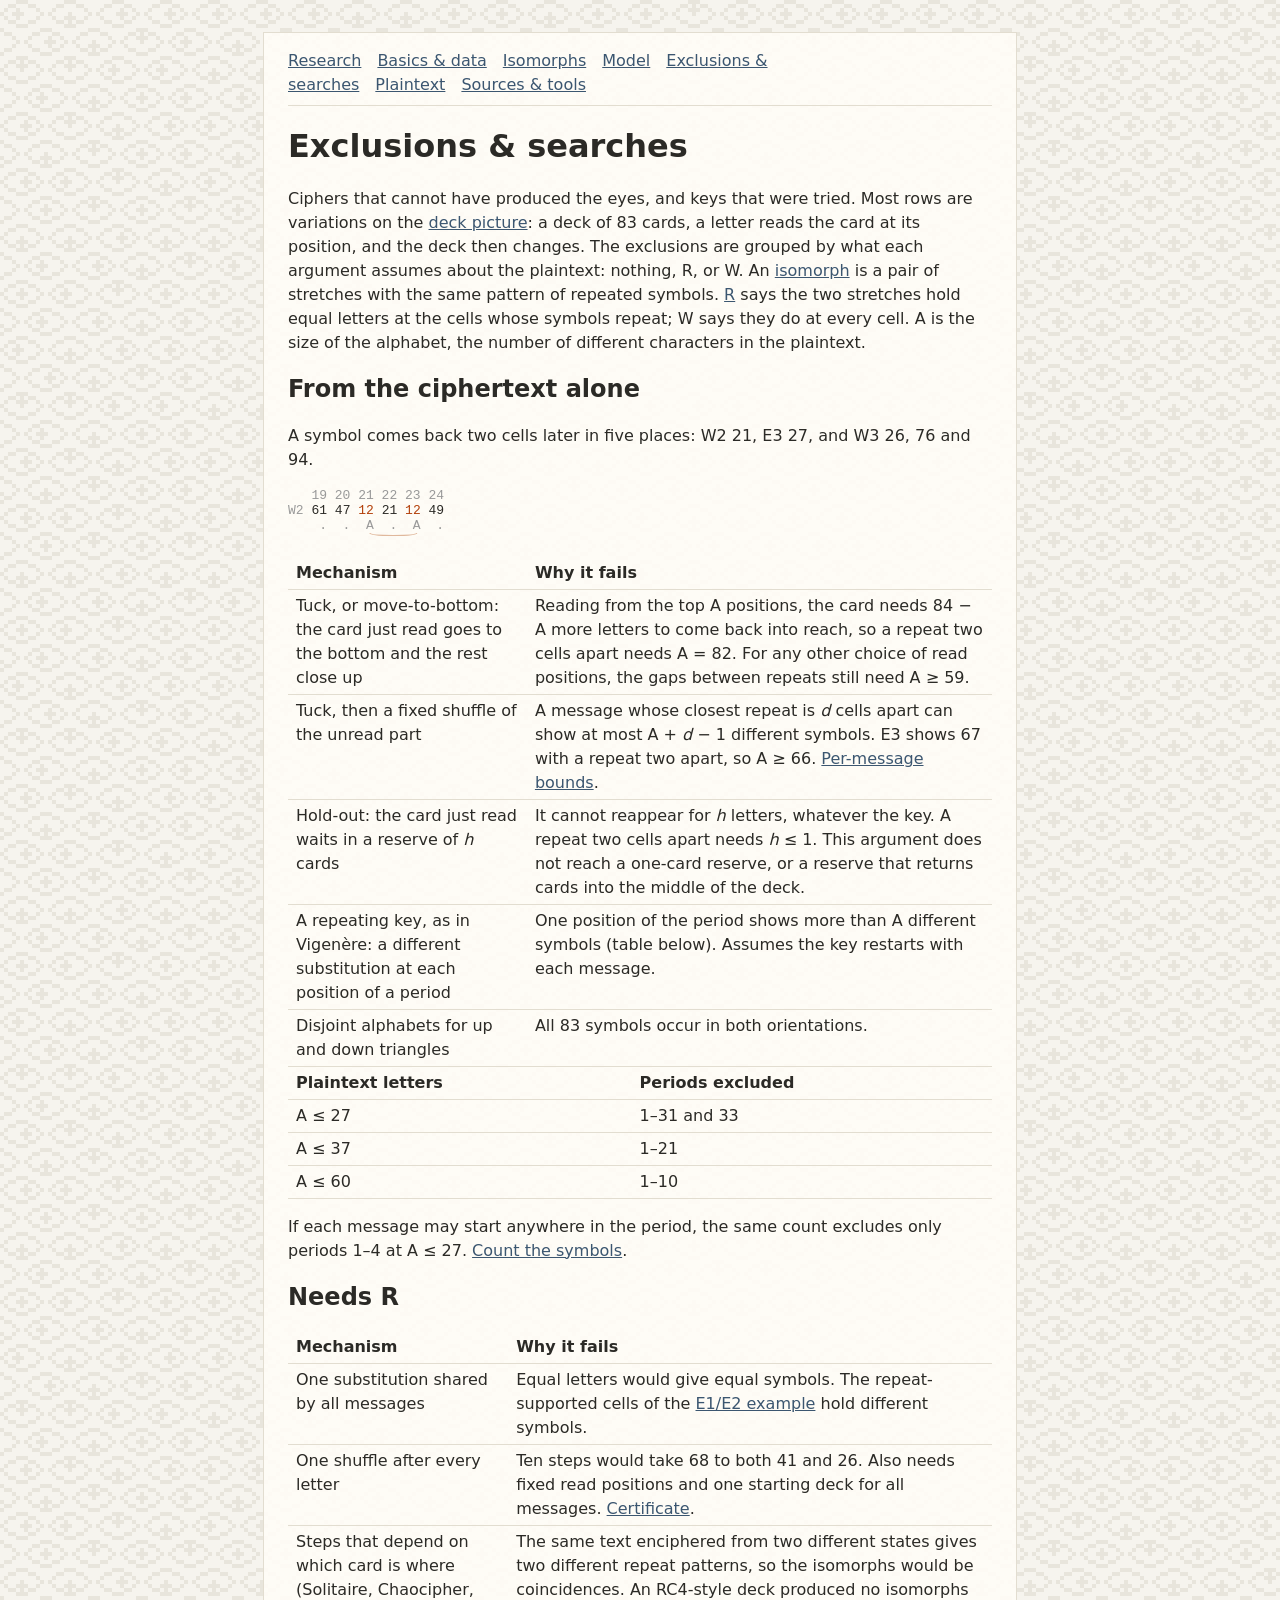
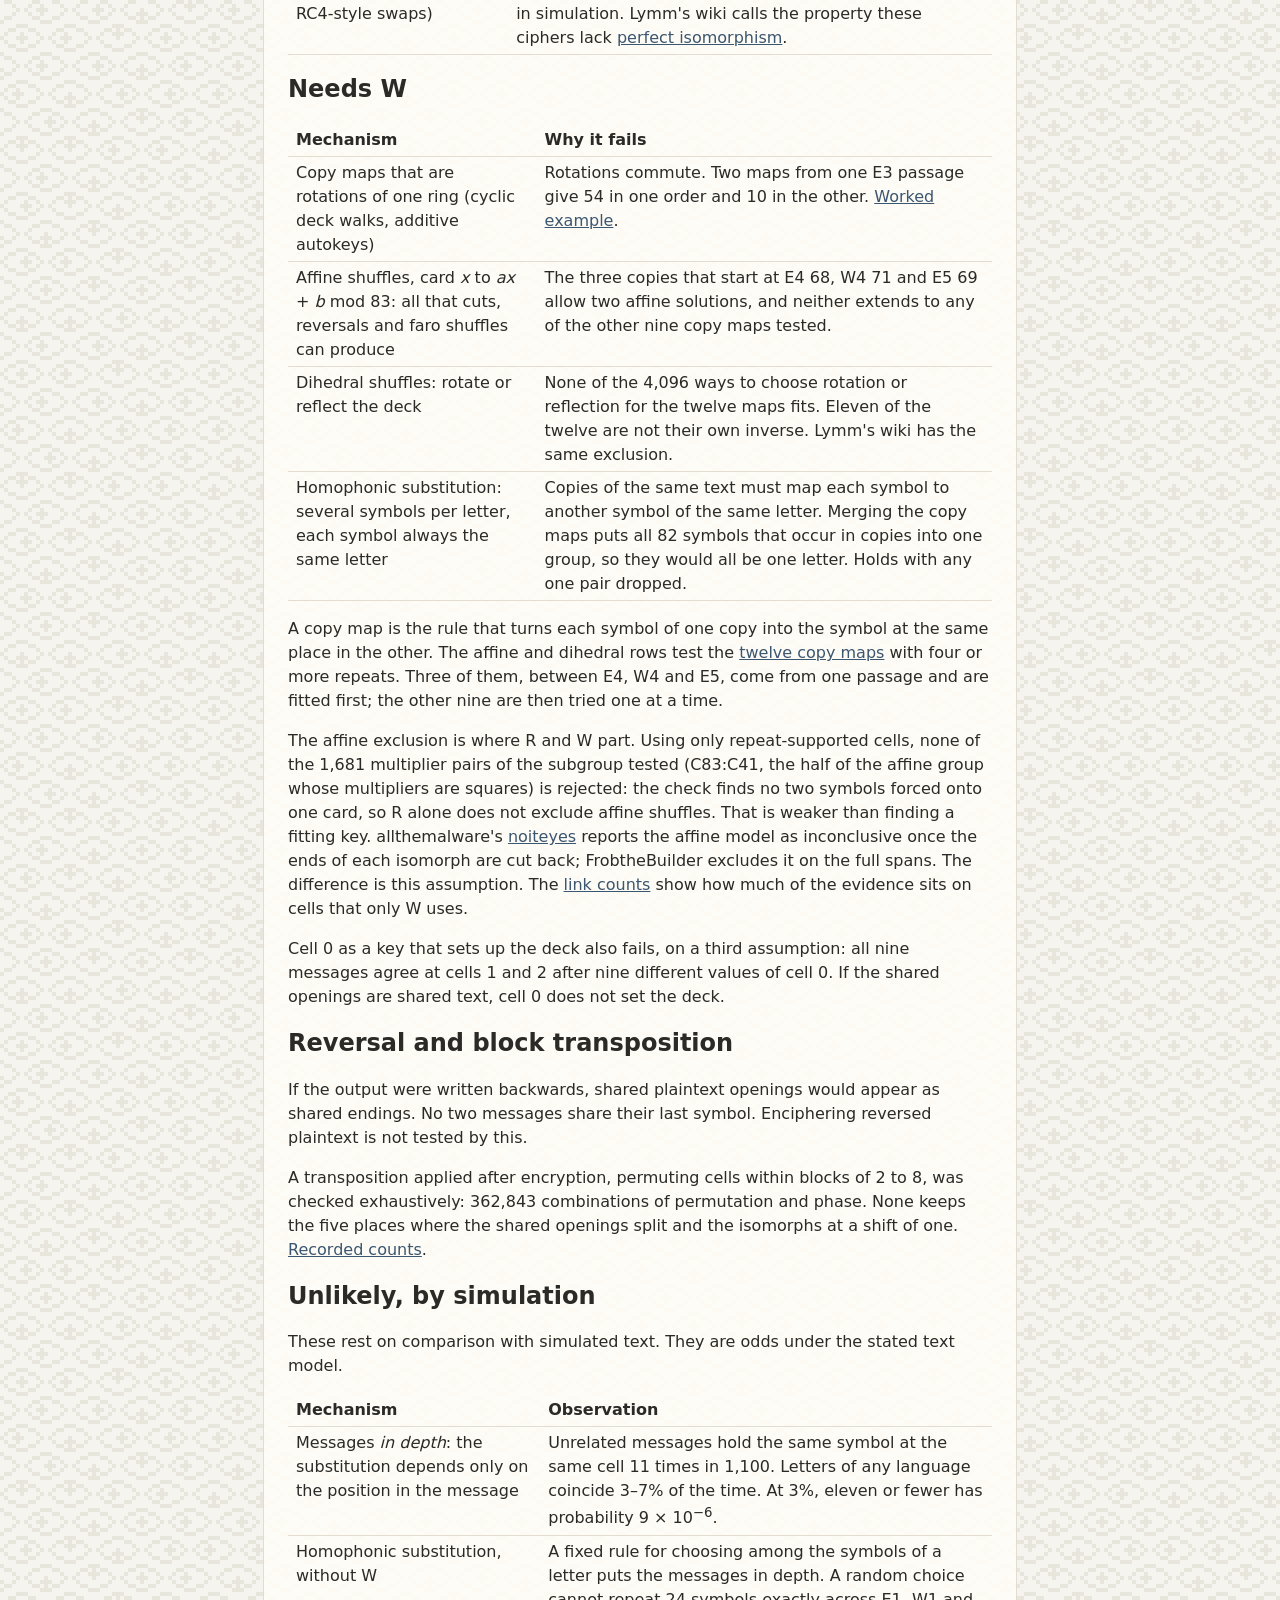
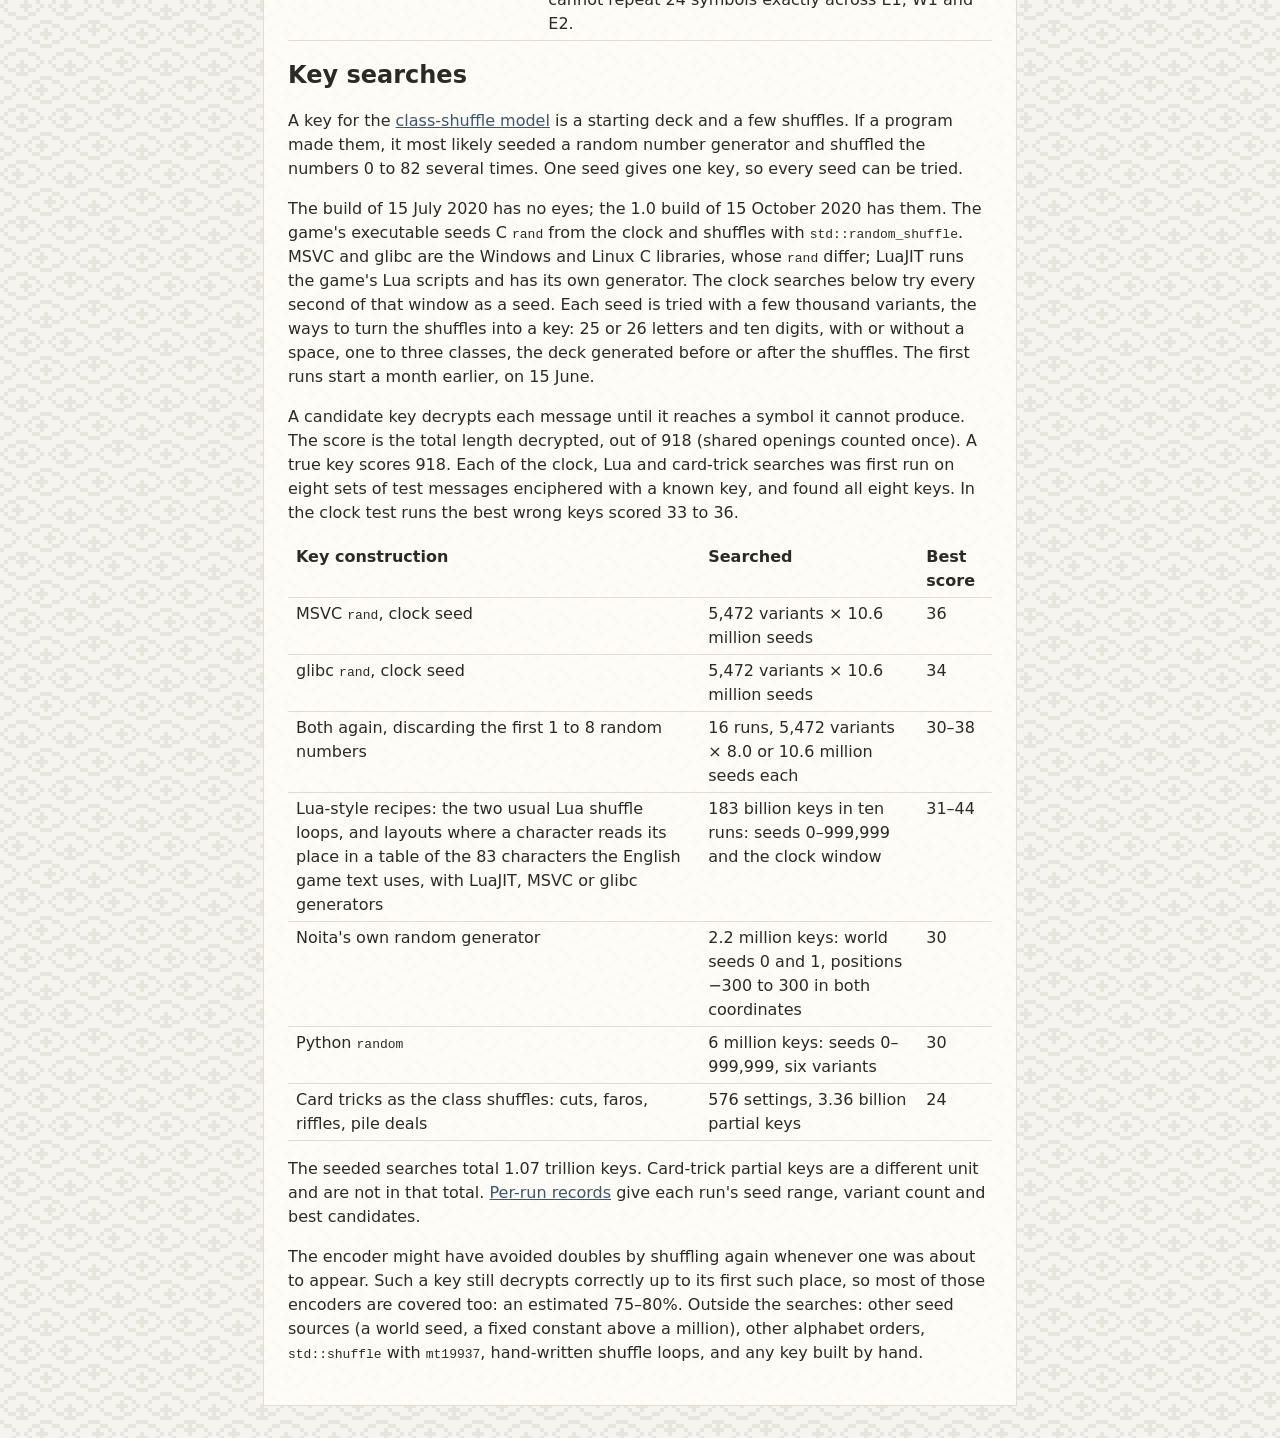
<file: ruled-out.html>
<!doctype html>
<html lang="en">
<meta charset="utf-8">
<meta name="viewport" content="width=device-width, initial-scale=1">
<title>Exclusions and searches: Noita eye messages</title>
<link rel="icon" href="favicon.ico">
<link rel="stylesheet" href="style.css?v=6540533e">

<main>
<nav><a href="index.html">Research</a><a href="messages.html">Basics &amp; data</a><a href="isomorphs.html">Isomorphs</a><a href="model.html">Model</a><a href="ruled-out.html">Exclusions &amp; searches</a><a href="plaintext.html">Plaintext</a><a href="sources.html">Sources &amp; tools</a></nav>

<h1>Exclusions &amp; searches</h1>

<p>Ciphers that cannot have produced the eyes, and keys that were tried. Most rows are variations
on the <a href="model.html">deck picture</a>: a deck of 83 cards, a letter reads the card at its
position, and the deck then changes. The exclusions are grouped by what each argument assumes
about the plaintext: nothing, R, or W. An <a href="isomorphs.html">isomorph</a> is a pair of
stretches with the same pattern of repeated symbols.
<a href="model.html#assumptions">R</a> says the two stretches hold equal letters at the cells
whose symbols repeat; W says they do at every cell. A is the size of the alphabet, the number of
different characters in the plaintext.</p>

<h2 id="free">From the ciphertext alone</h2>

<p>A symbol comes back two cells later in five places: W2 21, E3 27, and W3 26, 76 and 94.</p>

<pre class="exhibit"><span class="dim">   19 20 21 22 23 24</span>
<span class="dim">W2</span> <span data-i="0">61</span> <span data-i="1">47</span> <span data-i="2" data-k="2"><b>12</b></span> <span data-i="3">21</span> <span data-i="4" data-k="2"><b>12</b></span> <span data-i="5">49</span>
<span class="dim">    .  .  A  .  A  .</span>
<svg class="arcs" viewBox="0 0 20 11" preserveAspectRatio="none" style="width:20ch" aria-hidden="true"><path data-k="2" d="M10.5 0C10.5 3.3 16.5 3.3 16.5 0"/></svg></pre>

<table>
  <tr><th>Mechanism</th><th>Why it fails</th></tr>
  <tr><td>Tuck, or move-to-bottom: the card just read goes to the bottom and the rest close
    up</td><td>Reading from the top A positions, the card needs 84 − A more letters to come back
    into reach, so a repeat two cells apart needs A = 82. For any other choice of read positions,
    the gaps between repeats still need A ≥ 59.</td></tr>
  <tr><td>Tuck, then a fixed shuffle of the unread part</td><td>A message whose closest repeat is
    <i>d</i> cells apart can show at most A + <i>d</i> − 1 different symbols. E3 shows 67 with a
    repeat two apart, so A ≥ 66. <a href="evidence/tuck-audit-v1.txt">Per-message bounds</a>.</td></tr>
  <tr><td>Hold-out: the card just read waits in a reserve of <i>h</i> cards</td><td>It cannot
    reappear for <i>h</i> letters, whatever the key. A repeat two cells apart needs <i>h</i> ≤ 1.
    This argument does not reach a one-card reserve, or a reserve that returns cards into the
    middle of the deck.</td></tr>
  <tr><td>A repeating key, as in Vigenère: a different substitution at each position of a
    period</td><td>One
    position of the period shows more than A different symbols (table below). Assumes the key
    restarts with each message.</td></tr>
  <tr><td>Disjoint alphabets for up and down triangles</td><td>All 83 symbols occur in both
    orientations.</td></tr>
</table>

<table>
  <tr><th>Plaintext letters</th><th>Periods excluded</th></tr>
  <tr><td>A ≤ 27</td><td>1–31 and 33</td></tr>
  <tr><td>A ≤ 37</td><td>1–21</td></tr>
  <tr><td>A ≤ 60</td><td>1–10</td></tr>
</table>

<p>If each message may start anywhere in the period, the same count excludes only periods 1–4 at
A ≤ 27. <a href="tools/periodic_bound.py">Count the symbols</a>.</p>

<h2 id="r">Needs R</h2>
<table>
  <tr><th>Mechanism</th><th>Why it fails</th></tr>
  <tr><td>One substitution shared by all messages</td><td>Equal letters would give equal symbols.
    The repeat-supported cells of the <a href="isomorphs.html">E1/E2 example</a> hold different
    symbols.</td></tr>
  <tr><td>One shuffle after every letter</td><td>Ten steps would take 68 to both 41 and 26. Also
    needs fixed read positions and one starting deck for all messages.
    <a href="isomorphs.html#one-shuffle">Certificate</a>.</td></tr>
  <tr><td>Steps that depend on which card is where (Solitaire, Chaocipher, RC4-style
    swaps)</td><td>The same text enciphered from two different states gives two different repeat
    patterns, so the isomorphs would be coincidences. An RC4-style deck produced no isomorphs in
    simulation. Lymm's wiki calls the property these ciphers lack
    <a href="https://github.com/Lymm37/eye-messages/wiki/Perfect-Isomorphism">perfect
    isomorphism</a>.</td></tr>
</table>

<h2 id="w">Needs W</h2>
<table>
  <tr><th>Mechanism</th><th>Why it fails</th></tr>
  <tr><td>Copy maps that are rotations of one ring (cyclic deck walks, additive
    autokeys)</td><td>Rotations commute. Two maps from one E3 passage give 54 in one order and 10 in
    the other. <a href="isomorphs.html#commute">Worked example</a>.</td></tr>
  <tr><td>Affine shuffles, card <i>x</i> to <i>ax</i> + <i>b</i> mod 83: all that cuts, reversals
    and faro shuffles can produce</td><td>The three copies that start at E4 68, W4 71 and E5 69
    allow two affine solutions, and neither extends to any of the other nine copy maps
    tested.</td></tr>
  <tr><td>Dihedral shuffles: rotate or reflect the deck</td><td>None of the 4,096 ways to choose
    rotation or reflection for the twelve maps fits. Eleven of the twelve are not their own
    inverse. Lymm's wiki has the same exclusion.</td></tr>
  <tr><td>Homophonic substitution: several symbols per letter, each symbol always the same
    letter</td><td>Copies of the same text must map each symbol to another symbol of the same letter.
    Merging the copy maps puts all 82 symbols that occur in copies into one group, so they would
    all be one letter. Holds with any one pair dropped.</td></tr>
</table>

<p>A copy map is the rule that turns each symbol of one copy into the symbol at the same place in
the other. The affine and dihedral rows test the <a href="isomorphs.html#twelve">twelve copy
maps</a> with four or more repeats. Three of them, between E4, W4 and E5, come from one passage
and are fitted first; the other nine are then tried one at a time.</p>

<p id="affine">The affine exclusion is where R and W part. Using only repeat-supported cells, none of the
1,681 multiplier pairs of the subgroup tested (C83:C41, the half of the affine group whose
multipliers are squares) is rejected: the check finds no two symbols forced onto one card, so R
alone does not exclude affine shuffles. That is weaker than finding a fitting key.
allthemalware's <a href="https://github.com/allthemalware/noiteyes">noiteyes</a> reports the
affine model as inconclusive once the ends of each isomorph are cut back; FrobtheBuilder excludes
it on the full spans. The difference is this assumption. The <a href="isomorphs.html#support">link counts</a> show how much of
the evidence sits on cells that only W uses.</p>

<p>Cell 0 as a key that sets up the deck also fails, on a third assumption: all nine messages agree at cells 1 and 2
after nine different values of cell 0. If the shared openings are shared text, cell 0 does not
set the deck.</p>

<h2 id="order">Reversal and block transposition</h2>

<p>If the output were written backwards, shared plaintext openings would appear as shared endings.
No two messages share their last symbol. Enciphering reversed plaintext is not tested by this.</p>

<p>A transposition applied after encryption, permuting cells within blocks of 2 to 8, was checked
exhaustively: 362,843 combinations of permutation and phase. None keeps the five places where the
shared openings split and the isomorphs at a shift of one.
<a href="evidence/assumption-p3-v1.txt">Recorded counts</a>.</p>

<h2 id="stats">Unlikely, by simulation</h2>

<p>These rest on comparison with simulated text. They are odds under the stated text model.</p>

<table>
  <tr><th>Mechanism</th><th>Observation</th></tr>
  <tr><td>Messages <i>in depth</i>: the substitution depends only on the position in the
    message</td><td>Unrelated messages hold the same symbol at the same cell 11 times in 1,100.
    Letters of any language coincide 3–7% of the time. At 3%, eleven or fewer has probability
    9 × 10<sup>−6</sup>.</td></tr>
  <tr><td>Homophonic substitution, without W</td><td>A fixed rule for choosing among the symbols
    of a letter puts the messages in depth. A random choice cannot repeat 24 symbols exactly
    across E1, W1 and E2.</td></tr>
</table>

<h2 id="searches">Key searches</h2>

<p>A key for the <a href="model.html">class-shuffle model</a> is a starting deck and a few
shuffles. If a program made them, it most likely seeded a random number generator and shuffled
the numbers 0 to 82 several times. One seed gives one key, so every seed can be tried.</p>

<p>The build of 15 July 2020 has no eyes; the 1.0 build of 15 October 2020 has them. The game's
executable seeds C <code>rand</code> from the clock and shuffles with
<code>std::random_shuffle</code>. MSVC and glibc are the Windows and Linux C libraries, whose
<code>rand</code> differ; LuaJIT runs the game's Lua scripts and has its own generator. The clock
searches below try every second of that window as a seed. Each seed is tried with a few thousand
variants, the ways to turn the shuffles into a key: 25 or 26 letters and ten digits, with or
without a space, one to three classes, the deck generated before or after the shuffles. The first runs
start a month earlier, on 15 June.</p>

<p>A candidate key decrypts each message until it reaches a symbol it cannot produce. The score
is the total length decrypted, out of 918 (shared openings counted once). A true key scores 918.
Each of the clock, Lua and card-trick searches was first run on eight sets of test messages
enciphered with a known key, and found all eight keys. In the clock test runs the best wrong
keys scored 33 to 36.</p>

<table>
  <tr><th>Key construction</th><th>Searched</th><th>Best score</th></tr>
  <tr><td>MSVC <code>rand</code>, clock seed</td><td>5,472 variants × 10.6 million
    seeds</td><td>36</td></tr>
  <tr><td>glibc <code>rand</code>, clock seed</td><td>5,472 variants × 10.6 million
    seeds</td><td>34</td></tr>
  <tr><td>Both again, discarding the first 1 to 8 random numbers</td><td>16 runs, 5,472 variants ×
    8.0 or 10.6 million seeds each</td><td>30–38</td></tr>
  <tr><td>Lua-style recipes: the two usual Lua shuffle loops, and layouts where a character reads
    its place in a table of the 83 characters the English game text uses, with LuaJIT, MSVC or
    glibc generators</td><td>183 billion keys in ten runs: seeds 0–999,999 and the clock
    window</td><td>31–44</td></tr>
  <tr><td>Noita's own random generator</td><td>2.2 million keys: world seeds 0 and 1, positions
    −300 to 300 in both coordinates</td><td>30</td></tr>
  <tr><td>Python <code>random</code></td><td>6 million keys: seeds 0–999,999, six
    variants</td><td>30</td></tr>
  <tr><td>Card tricks as the class shuffles: cuts, faros, riffles, pile deals</td><td>576
    settings, 3.36 billion partial keys</td><td>24</td></tr>
</table>

<p>The seeded searches total 1.07 trillion keys. Card-trick partial keys are a different unit and
are not in that total. <a href="sources.html#search-records">Per-run records</a> give each run's
seed range, variant count and best candidates.</p>

<p>The encoder might have avoided doubles by shuffling again whenever one was about to appear.
Such a key still decrypts correctly up to its first such place, so most of those encoders are
covered too: an estimated 75–80%. Outside
the searches: other seed sources (a world seed, a fixed constant above a million), other alphabet
orders, <code>std::shuffle</code> with <code>mt19937</code>, hand-written shuffle loops, and any
key built by hand.</p>
</main>
<script src="eyes-bg.js?v=bd0eac51" data-mode="random"></script>
<script src="site.js?v=1ce5df36"></script>
</file>
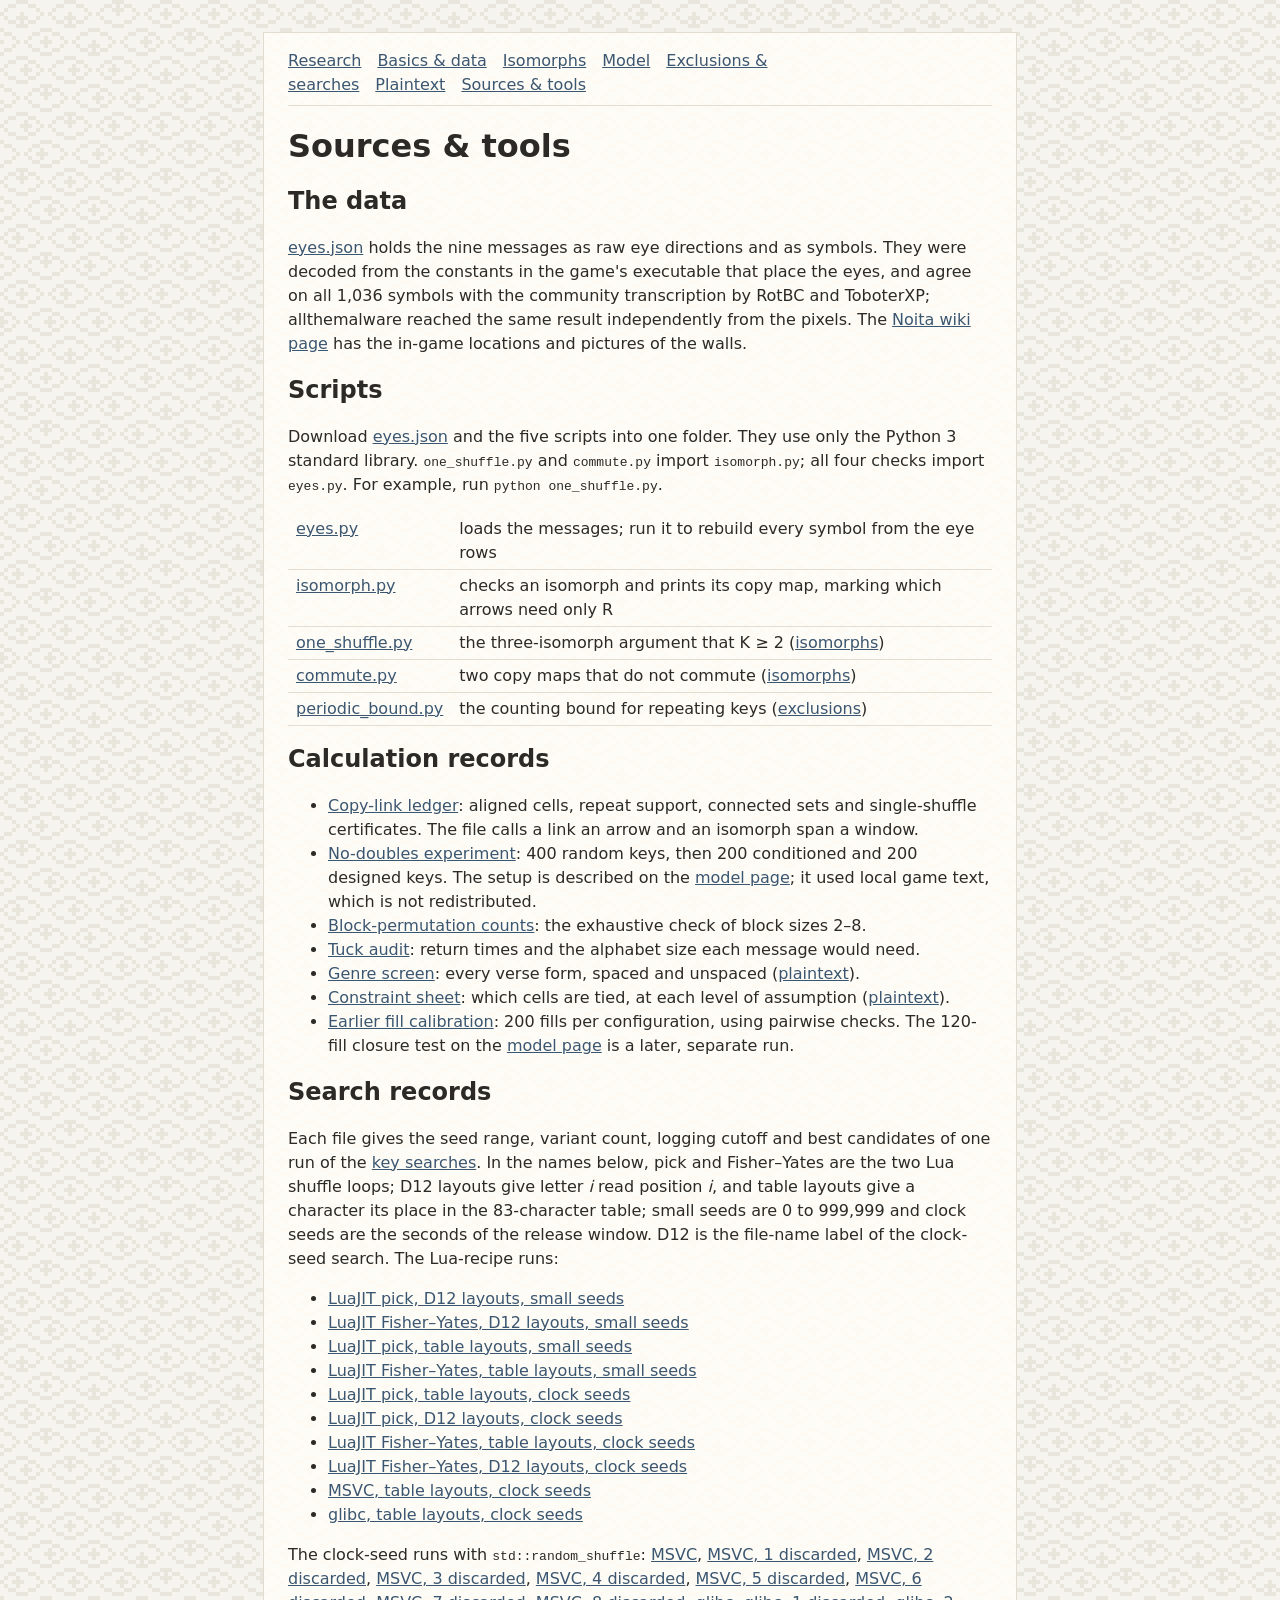
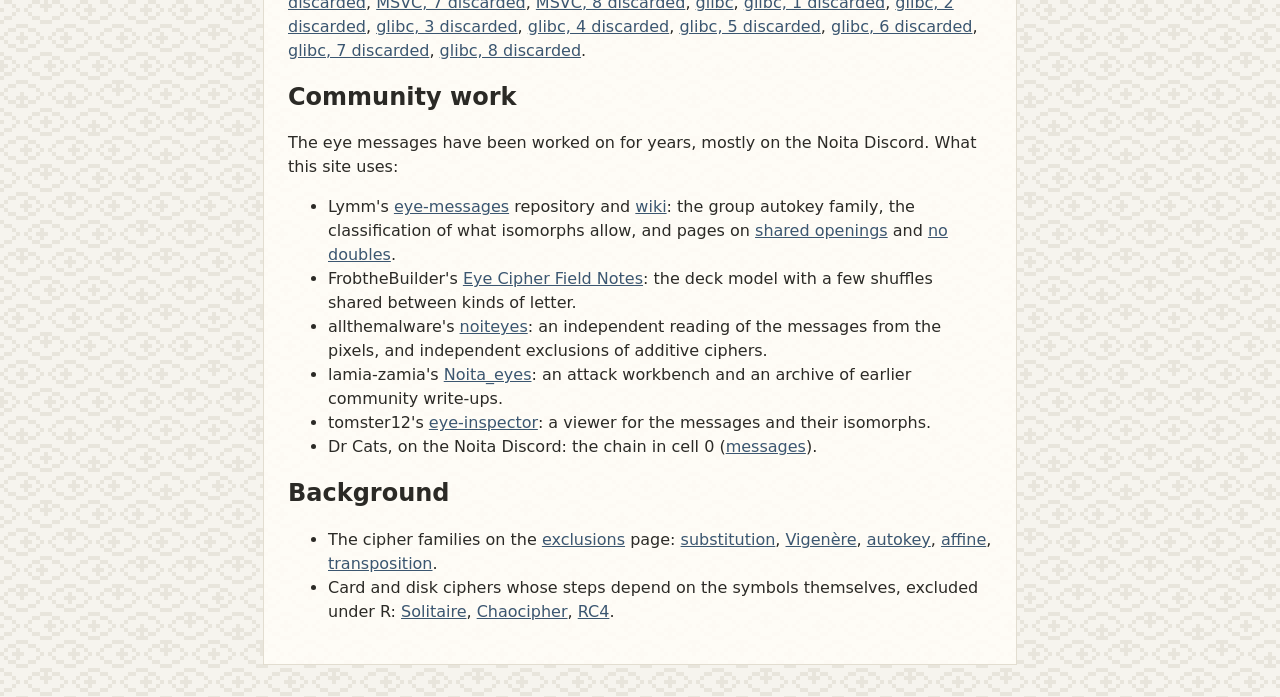
<file: sources.html>
<!doctype html>
<html lang="en">
<meta charset="utf-8">
<meta name="viewport" content="width=device-width, initial-scale=1">
<title>Sources: Noita eye messages</title>
<link rel="icon" href="favicon.ico">
<link rel="stylesheet" href="style.css?v=6540533e">

<main>
<nav><a href="index.html">Research</a><a href="messages.html">Basics &amp; data</a><a href="isomorphs.html">Isomorphs</a><a href="model.html">Model</a><a href="ruled-out.html">Exclusions &amp; searches</a><a href="plaintext.html">Plaintext</a><a href="sources.html">Sources &amp; tools</a></nav>

<h1>Sources &amp; tools</h1>

<h2>The data</h2>

<p><a href="eyes.json">eyes.json</a> holds the nine messages as raw eye directions and as symbols.
They were decoded from the constants in the game's executable that place the eyes, and agree on
all 1,036 symbols with the community transcription by RotBC and ToboterXP; allthemalware reached
the same result independently from the pixels. The
<a href="https://noita.wiki.gg/wiki/Eye_Messages">Noita wiki page</a> has the in-game
locations and pictures of the walls.</p>

<h2>Scripts</h2>

<p>Download <a href="eyes.json">eyes.json</a> and the five scripts into one folder. They use only
the Python 3 standard library. <code>one_shuffle.py</code> and <code>commute.py</code> import
<code>isomorph.py</code>; all four checks import <code>eyes.py</code>. For example, run
<code>python one_shuffle.py</code>.</p>

<table>
  <tr><td><a href="tools/eyes.py">eyes.py</a></td><td>loads the messages; run it to rebuild every
    symbol from the eye rows</td></tr>
  <tr><td><a href="tools/isomorph.py">isomorph.py</a></td><td>checks an isomorph and prints its copy
    map, marking which arrows need only R</td></tr>
  <tr><td><a href="tools/one_shuffle.py">one_shuffle.py</a></td><td>the three-isomorph argument that
    K ≥ 2 (<a href="isomorphs.html#one-shuffle">isomorphs</a>)</td></tr>
  <tr><td><a href="tools/commute.py">commute.py</a></td><td>two copy maps that do not commute
    (<a href="isomorphs.html#commute">isomorphs</a>)</td></tr>
  <tr><td><a href="tools/periodic_bound.py">periodic_bound.py</a></td><td>the counting bound for
    repeating keys (<a href="ruled-out.html#free">exclusions</a>)</td></tr>
</table>

<h2 id="records">Calculation records</h2>

<ul>
  <li><a href="evidence/arrow-ledger-v1.json">Copy-link ledger</a>: aligned cells, repeat support,
    connected sets and single-shuffle certificates. The file calls a link an arrow and an
    isomorph span a window.</li>
  <li><a href="evidence/assumption-p5-v1.txt">No-doubles experiment</a>: 400 random keys, then
    200 conditioned and 200 designed keys. The setup is described on the
    <a href="model.html#doubles">model page</a>; it used local game text, which is not redistributed.</li>
  <li><a href="evidence/assumption-p3-v1.txt">Block-permutation counts</a>: the exhaustive
    check of block sizes 2–8.</li>
  <li><a href="evidence/tuck-audit-v1.txt">Tuck audit</a>: return times and the alphabet size
    each message would need.</li>
  <li><a href="evidence/genre-shape-v1.json">Genre screen</a>: every verse form, spaced and
    unspaced (<a href="plaintext.html#genres">plaintext</a>).</li>
  <li><a href="evidence/constraint-sheet-v1.json">Constraint sheet</a>: which cells are tied,
    at each level of assumption (<a href="plaintext.html#sheet">plaintext</a>).</li>
  <li><a href="evidence/fill-calibration-v1.json">Earlier fill calibration</a>: 200 fills per
    configuration, using pairwise checks. The 120-fill closure test on the
    <a href="model.html#checking">model page</a> is a later, separate run.</li>
</ul>

<h2 id="search-records">Search records</h2>

<p>Each file gives the seed range, variant count, logging cutoff and best candidates of one run
of the <a href="ruled-out.html#searches">key searches</a>. In the names below, pick and
Fisher–Yates are the two Lua shuffle loops; D12 layouts give letter <i>i</i> read position
<i>i</i>, and table layouts give a character its place in the 83-character table; small seeds
are 0 to 999,999 and clock seeds are the seconds of the release window. D12 is the file-name
label of the clock-seed search. The Lua-recipe runs:</p>
<ul>
  <li><a href="evidence/lua/luajit-pick-d12-small.json">LuaJIT pick, D12 layouts, small seeds</a></li>
  <li><a href="evidence/lua/luajit-fy-d12-small.json">LuaJIT Fisher–Yates, D12 layouts, small seeds</a></li>
  <li><a href="evidence/lua/luajit-pick-table-small.json">LuaJIT pick, table layouts, small seeds</a></li>
  <li><a href="evidence/lua/luajit-fy-table-small.json">LuaJIT Fisher–Yates, table layouts, small seeds</a></li>
  <li><a href="evidence/lua/luajit-pick-table-window.json">LuaJIT pick, table layouts, clock seeds</a></li>
  <li><a href="evidence/lua/luajit-pick-d12-window.json">LuaJIT pick, D12 layouts, clock seeds</a></li>
  <li><a href="evidence/lua/luajit-fy-table-window.json">LuaJIT Fisher–Yates, table layouts, clock seeds</a></li>
  <li><a href="evidence/lua/luajit-fy-d12-window.json">LuaJIT Fisher–Yates, D12 layouts, clock seeds</a></li>
  <li><a href="evidence/lua/msvc-table-window.json">MSVC, table layouts, clock seeds</a></li>
  <li><a href="evidence/lua/glibc-table-window.json">glibc, table layouts, clock seeds</a></li>
</ul>

<p>The clock-seed runs with <code>std::random_shuffle</code>:
<a href="evidence/clock/d12-search-v1.json">MSVC</a>, <a href="evidence/clock/d12-search-v1-off1-msvc.json">MSVC, 1 discarded</a>, <a href="evidence/clock/d12-search-v1-off2-msvc.json">MSVC, 2 discarded</a>, <a href="evidence/clock/d12-search-v1-off3-msvc.json">MSVC, 3 discarded</a>, <a href="evidence/clock/d12-search-v1-off4-msvc.json">MSVC, 4 discarded</a>, <a href="evidence/clock/d12-search-v1-off5-msvc.json">MSVC, 5 discarded</a>, <a href="evidence/clock/d12-search-v1-off6-msvc.json">MSVC, 6 discarded</a>, <a href="evidence/clock/d12-search-v1-off7-msvc.json">MSVC, 7 discarded</a>, <a href="evidence/clock/d12-search-v1-off8-msvc.json">MSVC, 8 discarded</a>, <a href="evidence/clock/d12-search-v1-glibc.json">glibc</a>, <a href="evidence/clock/d12-search-v1-off1-glibc.json">glibc, 1 discarded</a>, <a href="evidence/clock/d12-search-v1-off2-glibc.json">glibc, 2 discarded</a>, <a href="evidence/clock/d12-search-v1-off3-glibc.json">glibc, 3 discarded</a>, <a href="evidence/clock/d12-search-v1-off4-glibc.json">glibc, 4 discarded</a>, <a href="evidence/clock/d12-search-v1-off5-glibc.json">glibc, 5 discarded</a>, <a href="evidence/clock/d12-search-v1-off6-glibc.json">glibc, 6 discarded</a>, <a href="evidence/clock/d12-search-v1-off7-glibc.json">glibc, 7 discarded</a>, <a href="evidence/clock/d12-search-v1-off8-glibc.json">glibc, 8 discarded</a>.</p>

<h2>Community work</h2>

<p>The eye messages have been worked on for years, mostly on the Noita Discord. What this site
uses:</p>

<ul>
  <li>Lymm's <a href="https://github.com/Lymm37/eye-messages">eye-messages</a> repository and
    <a href="https://github.com/Lymm37/eye-messages/wiki">wiki</a>: the group autokey family,
    the classification of what isomorphs allow, and pages on
    <a href="https://github.com/Lymm37/eye-messages/wiki/Message-Starts">shared openings</a> and
    <a href="https://github.com/Lymm37/eye-messages/wiki/No-Doubles">no doubles</a>.</li>
  <li>FrobtheBuilder's <a href="https://frobthebuilder.github.io/eye-cipher-field-notes/">Eye
    Cipher Field Notes</a>: the deck model with a few shuffles shared between kinds of letter.</li>
  <li>allthemalware's <a href="https://github.com/allthemalware/noiteyes">noiteyes</a>: an
    independent reading of the messages from the pixels, and independent exclusions of additive
    ciphers.</li>
  <li>lamia-zamia's <a href="https://github.com/lamia-zamia/Noita_eyes">Noita_eyes</a>: an attack
    workbench and an archive of earlier community write-ups.</li>
  <li>tomster12's <a href="https://github.com/tomster12/eye-inspector">eye-inspector</a>: a viewer
    for the messages and their isomorphs.</li>
  <li>Dr Cats, on the Noita Discord: the chain in cell 0 (<a href="messages.html">messages</a>).</li>
</ul>

<h2>Background</h2>

<ul>
  <li>The cipher families on the <a href="ruled-out.html">exclusions</a> page:
    <a href="https://en.wikipedia.org/wiki/Substitution_cipher">substitution</a>,
    <a href="https://en.wikipedia.org/wiki/Vigen%C3%A8re_cipher">Vigenère</a>,
    <a href="https://en.wikipedia.org/wiki/Autokey_cipher">autokey</a>,
    <a href="https://en.wikipedia.org/wiki/Affine_cipher">affine</a>,
    <a href="https://en.wikipedia.org/wiki/Transposition_cipher">transposition</a>.</li>
  <li>Card and disk ciphers whose steps depend on the symbols themselves, excluded under R:
    <a href="https://en.wikipedia.org/wiki/Solitaire_(cipher)">Solitaire</a>,
    <a href="https://en.wikipedia.org/wiki/Chaocipher">Chaocipher</a>,
    <a href="https://en.wikipedia.org/wiki/RC4">RC4</a>.</li>
</ul>
</main>
<script src="eyes-bg.js?v=bd0eac51" data-mode="random"></script>
<script src="site.js?v=1ce5df36"></script>
</file>
<file: style.css>
/* page: paper tones; eyes-bg.js tiles random eye glyphs in --eye-ink behind the content panel */
:root { --eye-ink: #e8e5dc; }
body { margin: 0; padding: 2rem 1rem; background-color: #f6f4ee; font: 16px/1.5 system-ui, sans-serif; color: #2b2a26; }
main { max-width: 44rem; margin: 0 auto; padding: .5rem 1.5rem 1.5rem; background: rgb(255 253 248 / .9); border: 1px solid #e2ddd0; }
a { color: #3b5670; }
nav { padding: .5rem 0; border-bottom: 1px solid #e2ddd0; }
nav a { margin-right: 1rem; }
h1, h2 { line-height: 1.2; }
table { border-collapse: collapse; width: 100%; }
th, td { text-align: left; padding: .25rem .5rem; border-bottom: 1px solid #e2ddd0; vertical-align: top; }
code, pre { font: 13px ui-monospace, Consolas, monospace; }
pre { overflow-x: auto; }
/* exhibits: the only colour on the site, and each colour means one thing */
pre b { font-weight: normal; color: #b3400a; }   /* a symbol that repeats inside its row */
pre mark { background: #fde68a; color: inherit; } /* a cell where the rows differ */
pre .dim { color: #999; }                         /* labels, cell numbers, pattern row */
.todo { border-left: 3px solid #c00; padding-left: .5rem; color: #900; } /* draft only; build counts them */
.glyphs { margin: 1rem 0; overflow-x: auto; }
.glyphs svg { image-rendering: pixelated; shape-rendering: crispEdges; }
.glyphs path { fill: #2b2a26; }
.glyphs text { font: 5px ui-monospace, Consolas, monospace; fill: #b3400a; text-anchor: middle; }
.glyphs text.digits { fill: #999; }  /* the three eye digits of a cell, in reading order */
/* each triangle of the eye exhibit is a group: faint outline, numbered reading order on hover/focus */
.glyphs polygon { fill: transparent; stroke: #cfc6b0; stroke-width: .6; stroke-linejoin: round; }
.glyphs .order { font-size: 4px; fill: transparent; }
.glyphs .cell { outline: none; }
.glyphs .cell:hover polygon, .glyphs .cell:focus polygon { fill: #fde68a; fill-opacity: .55; stroke: #b3400a; }
.glyphs .cell:hover .order, .glyphs .cell:focus .order { fill: #b3400a; }
.glyphs .cell:hover text.digits, .glyphs .cell:focus text.digits { fill: #2b2a26; }
/* hover links in symbol exhibits (site.js); arcs join each repeat to its next occurrence */
pre.exhibit span[data-i], pre.exhibit span[data-k] { border-radius: 2px; }
pre.exhibit .lit { background: #f3e2c4; }
pre.exhibit svg.arcs { display: block; height: 11px; overflow: visible; }
.arcs path { fill: none; stroke: #e0b89c; stroke-width: 1.2px; vector-effect: non-scaling-stroke; }
.arcs path.lit { stroke: #b3400a; stroke-width: 2px; background: none; }
.formal { background: #faf8f2; border-left: 3px solid #e2ddd0; padding: .5rem .75rem; }
</file>
